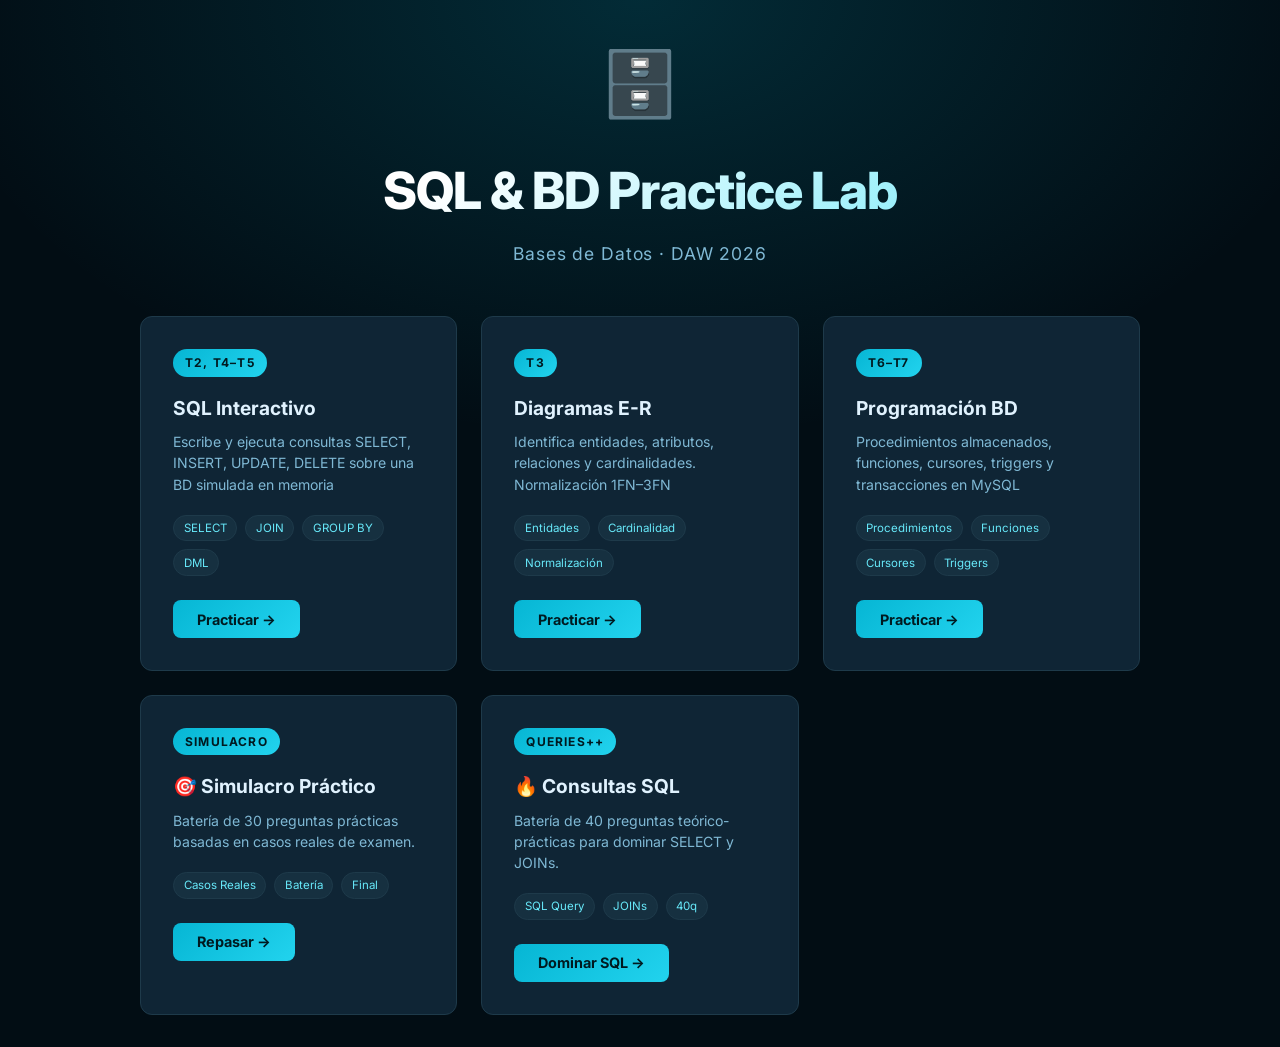
<file: practicaBD/index.html>
<!DOCTYPE html>
<html lang="es">
<head>
  <meta charset="UTF-8">
  <meta name="viewport" content="width=device-width, initial-scale=1.0">
  <title>SQL & BD Practice Lab — Bases de Datos DAW</title>
  <link rel="preconnect" href="https://fonts.googleapis.com">
  <link href="https://fonts.googleapis.com/css2?family=Inter:wght@300;400;500;600;700;800&family=JetBrains+Mono:wght@400;600&display=swap" rel="stylesheet">
  <link rel="stylesheet" href="style.css">
</head>
<body>
  <!-- SPLASH -->
  <div id="splash" class="splash">
    <div class="splash-content">
      <div class="splash-icon">🗄️</div>
      <h1 class="splash-title">SQL & BD Practice Lab</h1>
      <p class="splash-subtitle">Bases de Datos · DAW 2026</p>
      <div class="splash-units">
        <div class="unit-card" onclick="selectUnit('sql')">
          <div class="unit-badge">T2, T4–T5</div>
          <h3>SQL Interactivo</h3>
          <p>Escribe y ejecuta consultas SELECT, INSERT, UPDATE, DELETE sobre una BD simulada en memoria</p>
          <div class="unit-topics"><span>SELECT</span><span>JOIN</span><span>GROUP BY</span><span>DML</span></div>
          <button class="btn-primary">Practicar →</button>
        </div>
        <div class="unit-card" onclick="selectUnit('er')">
          <div class="unit-badge">T3</div>
          <h3>Diagramas E-R</h3>
          <p>Identifica entidades, atributos, relaciones y cardinalidades. Normalización 1FN–3FN</p>
          <div class="unit-topics"><span>Entidades</span><span>Cardinalidad</span><span>Normalización</span></div>
          <button class="btn-primary">Practicar →</button>
        </div>
        <div class="unit-card" onclick="selectUnit('prog')">
          <div class="unit-badge">T6–T7</div>
          <h3>Programación BD</h3>
          <p>Procedimientos almacenados, funciones, cursores, triggers y transacciones en MySQL</p>
          <div class="unit-topics"><span>Procedimientos</span><span>Funciones</span><span>Cursores</span><span>Triggers</span></div>
          <button class="btn-primary">Practicar →</button>
        </div>
        <div class="unit-card card-repaso" onclick="selectUnit('repaso')">
          <div class="unit-badge badge-repaso">SIMULACRO</div>
          <h3>🎯 Simulacro Práctico</h3>
          <p>Batería de 30 preguntas prácticas basadas en casos reales de examen.</p>
          <div class="unit-topics"><span>Casos Reales</span><span>Batería</span><span>Final</span></div>
          <button class="btn-primary btn-repaso" onclick="selectUnit('repaso')">Repasar →</button>
        </div>
        <div class="unit-card card-sql-practico" onclick="selectUnit('sql_practico')">
          <div class="unit-badge badge-sql">QUERIES++</div>
          <h3>🔥 Consultas SQL</h3>
          <p>Batería de 40 preguntas teórico-prácticas para dominar SELECT y JOINs.</p>
          <div class="unit-topics"><span>SQL Query</span><span>JOINs</span><span>40q</span></div>
          <button class="btn-primary btn-sql" onclick="selectUnit('sql_practico')">Dominar SQL →</button>
        </div>
      </div>
    </div>
  </div>

  <!-- MAIN APP -->
  <div id="app" class="app hidden">
    <header class="topbar">
      <button class="back-btn" onclick="goHome()">← Inicio</button>
      <div class="topbar-center">
        <span id="topbar-unit" class="topbar-unit"></span>
        <span id="topbar-title" class="topbar-title"></span>
      </div>
      <div class="score-display">
        <span id="score-correct" class="score correct">✓ <span>0</span></span>
        <span id="score-wrong" class="score wrong">✗ <span>0</span></span>
        <button class="settings-btn" onclick="printCurrentLabUnit()" title="Exportar a PDF" style="background:none; border:none; cursor:pointer; font-size:1.2rem; margin-left:1rem;">🖨️</button>
      </div>
    </header>
    <div class="layout">
      <aside class="sidebar">
        <nav id="sidebar-nav" class="sidebar-nav"></nav>
        <div class="sidebar-progress">
          <div class="progress-label">Progreso</div>
          <div class="progress-bar-wrap"><div id="progress-bar" class="progress-bar-fill"></div></div>
          <div id="progress-pct" class="progress-pct">0%</div>
        </div>
      </aside>
      <main class="content" id="content-area">
        <div id="lesson-view" class="lesson-view hidden"></div>
        <div id="quiz-view" class="quiz-view hidden"></div>
        <div id="drag-view" class="drag-view hidden"></div>
        <div id="sql-view" class="sql-view hidden"></div>
        <div id="er-view" class="er-view hidden"></div>
        <div id="welcome-panel" class="welcome-panel">
          <div class="welcome-icon">🗄️</div>
          <h2>Selecciona un tema del menú</h2>
          <p>Lecciones, quizzes, ejercicios SQL interactivos y diagramas E-R</p>
        </div>
      </main>
    </div>
  </div>

  <div id="toast" class="toast hidden"></div>
  <div id="modal-overlay" class="modal-overlay hidden" onclick="closeModal()">
    <div class="modal" onclick="event.stopPropagation()">
      <button class="modal-close" onclick="closeModal()">✕</button>
      <div id="modal-content"></div>
    </div>
  </div>

  <script src="data.js?v=2.0"></script>

  <script src="../js/pdf_utils.js"></script>
  <script src="app.js?v=removal"></script>
</body>
</html>
</file>
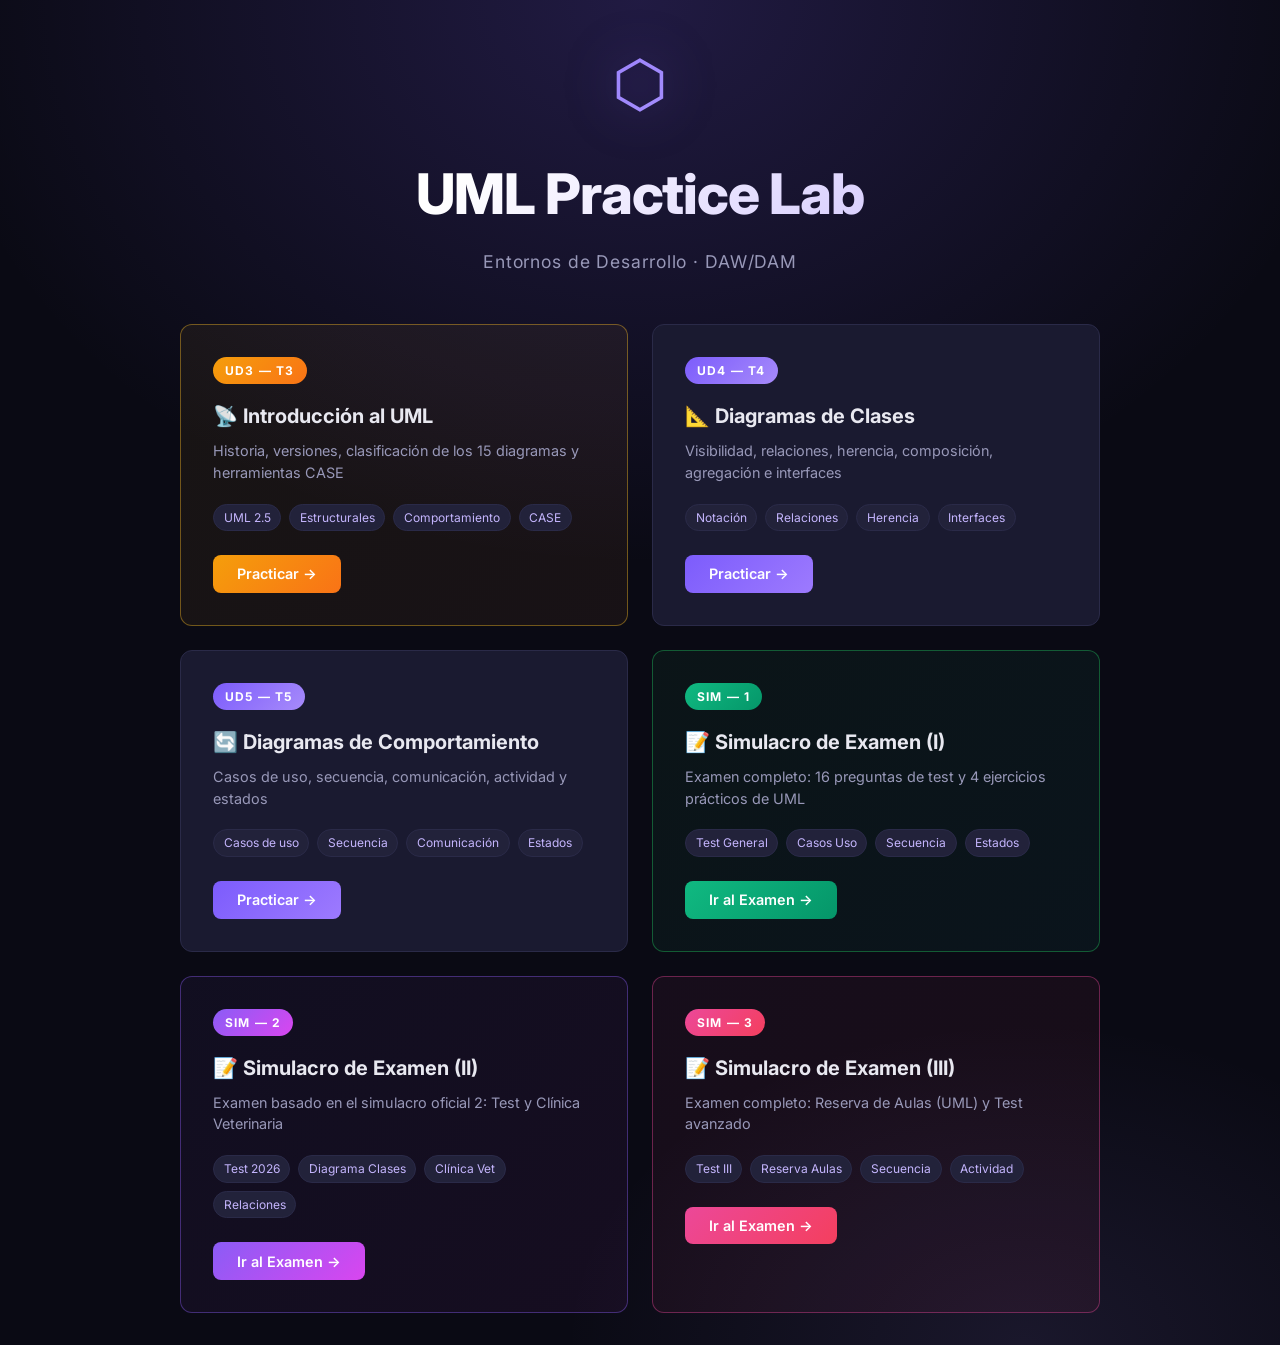
<file: practicaED/index.html>
<!DOCTYPE html>
<html lang="es">
<head>
  <meta charset="UTF-8">
  <meta name="viewport" content="width=device-width, initial-scale=1.0">
  <title>UML Practice Lab — Temas 3, 4 y 5 | ED DAW/DAM</title>
  <meta name="description" content="Laboratorio interactivo de diagramas UML para T3 (Introducción UML), T4 (Diagramas de Clases) y T5 (Diagramas de Comportamiento) de Entornos de Desarrollo DAW/DAM.">
  <link rel="preconnect" href="https://fonts.googleapis.com">
  <link href="https://fonts.googleapis.com/css2?family=Inter:wght@300;400;500;600;700;800&family=JetBrains+Mono:wght@400;600&display=swap" rel="stylesheet">
  <link rel="stylesheet" href="style.css">
</head>
<body>
  <!-- SPLASH SCREEN -->
  <div id="splash" class="splash">
    <div class="splash-content">
      <div class="splash-icon">⬡</div>
      <h1 class="splash-title">UML Practice Lab</h1>
      <p class="splash-subtitle">Entornos de Desarrollo · DAW/DAM</p>
      <div class="splash-units">
        <div class="unit-card" onclick="selectUnit('ud3')" style="border-color:rgba(250,191,36,0.4);background:linear-gradient(135deg,rgba(250,191,36,0.06),rgba(251,146,60,0.06))">
          <div class="unit-badge" style="background:linear-gradient(135deg,#f59e0b,#f97316)">UD3 — T3</div>
          <h3>📡 Introducción al UML</h3>
          <p>Historia, versiones, clasificación de los 15 diagramas y herramientas CASE</p>
          <div class="unit-topics">
            <span>UML 2.5</span><span>Estructurales</span><span>Comportamiento</span><span>CASE</span>
          </div>
          <button class="btn-primary" style="background:linear-gradient(135deg,#f59e0b,#f97316)">Practicar →</button>
        </div>
        <div class="unit-card" onclick="selectUnit('ud4')">
          <div class="unit-badge">UD4 — T4</div>
          <h3>📐 Diagramas de Clases</h3>
          <p>Visibilidad, relaciones, herencia, composición, agregación e interfaces</p>
          <div class="unit-topics">
            <span>Notación</span><span>Relaciones</span><span>Herencia</span><span>Interfaces</span>
          </div>
          <button class="btn-primary">Practicar →</button>
        </div>
        <div class="unit-card" onclick="selectUnit('ud5')">
          <div class="unit-badge">UD5 — T5</div>
          <h3>🔄 Diagramas de Comportamiento</h3>
          <p>Casos de uso, secuencia, comunicación, actividad y estados</p>
          <div class="unit-topics">
            <span>Casos de uso</span><span>Secuencia</span><span>Comunicación</span><span>Estados</span>
          </div>
          <button class="btn-primary">Practicar →</button>
        </div>
        <div class="unit-card" onclick="selectUnit('simulacros')" style="border-color:rgba(34,197,94,0.4);background:linear-gradient(135deg,rgba(34,197,94,0.06),rgba(20,184,166,0.06))">
          <div class="unit-badge" style="background:linear-gradient(135deg,#10b981,#059669)">SIM — 1</div>
          <h3>📝 Simulacro de Examen (I)</h3>
          <p>Examen completo: 16 preguntas de test y 4 ejercicios prácticos de UML</p>
          <div class="unit-topics">
            <span>Test General</span><span>Casos Uso</span><span>Secuencia</span><span>Estados</span>
          </div>
          <button class="btn-primary" style="background:linear-gradient(135deg,#10b981,#059669)">Ir al Examen →</button>
        </div>
        <div class="unit-card" onclick="selectUnit('simulacros_2')" style="border-color:rgba(139,92,246,0.4);background:linear-gradient(135deg,rgba(139,92,246,0.06),rgba(217,70,239,0.06))">
          <div class="unit-badge" style="background:linear-gradient(135deg,#8b5cf6,#d946ef)">SIM — 2</div>
          <h3>📝 Simulacro de Examen (II)</h3>
          <p>Examen basado en el simulacro oficial 2: Test y Clínica Veterinaria</p>
          <div class="unit-topics">
            <span>Test 2026</span><span>Diagrama Clases</span><span>Clínica Vet</span><span>Relaciones</span>
          </div>
          <button class="btn-primary" style="background:linear-gradient(135deg,#8b5cf6,#d946ef)">Ir al Examen →</button>
        </div>
        <div class="unit-card" onclick="selectUnit('simulacros_3')" style="border-color:rgba(236,72,153,0.4);background:linear-gradient(135deg,rgba(236,72,153,0.06),rgba(244,63,94,0.06))">
          <div class="unit-badge" style="background:linear-gradient(135deg,#ec4899,#f43f5e)">SIM — 3</div>
          <h3>📝 Simulacro de Examen (III)</h3>
          <p>Examen completo: Reserva de Aulas (UML) y Test avanzado</p>
          <div class="unit-topics">
            <span>Test III</span><span>Reserva Aulas</span><span>Secuencia</span><span>Actividad</span>
          </div>
          <button class="btn-primary" style="background:linear-gradient(135deg,#ec4899,#f43f5e)">Ir al Examen →</button>
        </div>
      </div>
    </div>
  </div>

  <!-- MAIN APP -->
  <div id="app" class="app hidden">
    <!-- TOPBAR -->
    <header class="topbar">
      <button class="back-btn" onclick="goHome()">← Inicio</button>
      <div class="topbar-center">
        <span id="topbar-unit" class="topbar-unit"></span>
        <span id="topbar-title" class="topbar-title"></span>
      </div>
      <div class="score-display">
        <span id="score-correct" class="score correct">✓ <span>0</span></span>
        <span id="score-wrong" class="score wrong">✗ <span>0</span></span>
        <div id="live-grade-container" class="live-grade-container hidden">
          <span class="grade-label">NOTA EXAMEN:</span>
          <span id="live-grade-value">0.00</span>
          <span class="grade-total">/ 10</span>
          <button id="btn-register-ranking" class="btn-register-ranking" onclick="manualReportScore()" title="Registrar nota actual en el Ranking Global">🏆 Registrar</button>
        </div>
        <div id="sim-timer-container" class="sim-timer-container hidden" title="Tiempo total de examen (90 min)">
          <span class="timer-icon">⏱️</span>
          <span id="sim-timer-value">90:00</span>
        </div>
        <button class="settings-btn" onclick="printCurrentLabUnit()" title="Exportar a PDF">🖨️</button>
        <button class="settings-btn" onclick="openSettings()" title="Configuración IA">⚙️</button>
      </div>
    </header>

    <!-- SIDEBAR -->
    <div class="layout">
      <aside class="sidebar">
        <nav id="sidebar-nav" class="sidebar-nav"></nav>
        <div class="sidebar-progress">
          <div class="progress-label">Progreso del módulo</div>
          <div class="progress-bar-wrap">
            <div id="progress-bar" class="progress-bar-fill"></div>
          </div>
          <div id="progress-pct" class="progress-pct">0%</div>
        </div>
      </aside>

      <!-- CONTENT AREA -->
      <main class="content" id="content-area">
        <div id="lesson-view" class="lesson-view hidden"></div>
        <div id="quiz-view" class="quiz-view hidden"></div>
        <div id="drag-view" class="drag-view hidden"></div>
        <div id="diagram-view" class="diagram-view hidden"></div>
        <div id="lab-view" class="lab-view hidden"></div>
        <div id="git-view" class="git-view hidden">
          <div class="git-container">
            <div class="git-header">
              <h3>Git Visual Simulator</h3>
              <p>Domina el control de versiones practicando ramas, commits y fusiones.</p>
            </div>
            <div class="git-workspace">
              <div class="git-viz" id="git-canvas">
                <div class="viz-placeholder">Inicia un repositorio con "git init"</div>
              </div>
              <div class="git-terminal">
                <div class="git-terminal-header">git bash</div>
                <div id="git-output" class="git-output"></div>
                <div class="git-prompt">
                  <span class="prompt">$</span>
                  <input type="text" id="git-input" placeholder="Escribe un comando git..." autocomplete="off" spellcheck="false">
                </div>
              </div>
            </div>
          </div>
        </div>
        <div id="simulation-view" class="simulation-view hidden"></div>
        <div id="welcome-panel" class="welcome-panel">
          <div class="welcome-icon">📚</div>
          <h2>Selecciona un tema del menú</h2>
          <p>Elige entre lecciones teóricas, quizzes interactivos y ejercicios de drag & drop</p>
        </div>
      </main>
    </div>
  </div>

  <!-- FEEDBACK TOAST -->
  <div id="toast" class="toast hidden"></div>

  <!-- MODAL for explanations -->
  <div id="modal-overlay" class="modal-overlay hidden" onclick="closeModal()">
    <div class="modal" onclick="event.stopPropagation()">
      <button class="modal-close" onclick="closeModal()">✕</button>
      <div id="modal-content"></div>
    </div>
  </div>

  <script src="data.js?v=2.3"></script>
  <script src="diagrams.js?v=2.3"></script>
  <script src="lab.js?v=2.3"></script>
  <script src="git_lab.js?v=2.3"></script>
  <script src="ai_service.js?v=20260514_1413"></script>
  <script src="../js/pdf_utils.js"></script>
  <script src="app.js?v=2.3"></script>
</body>
</html>
</file>
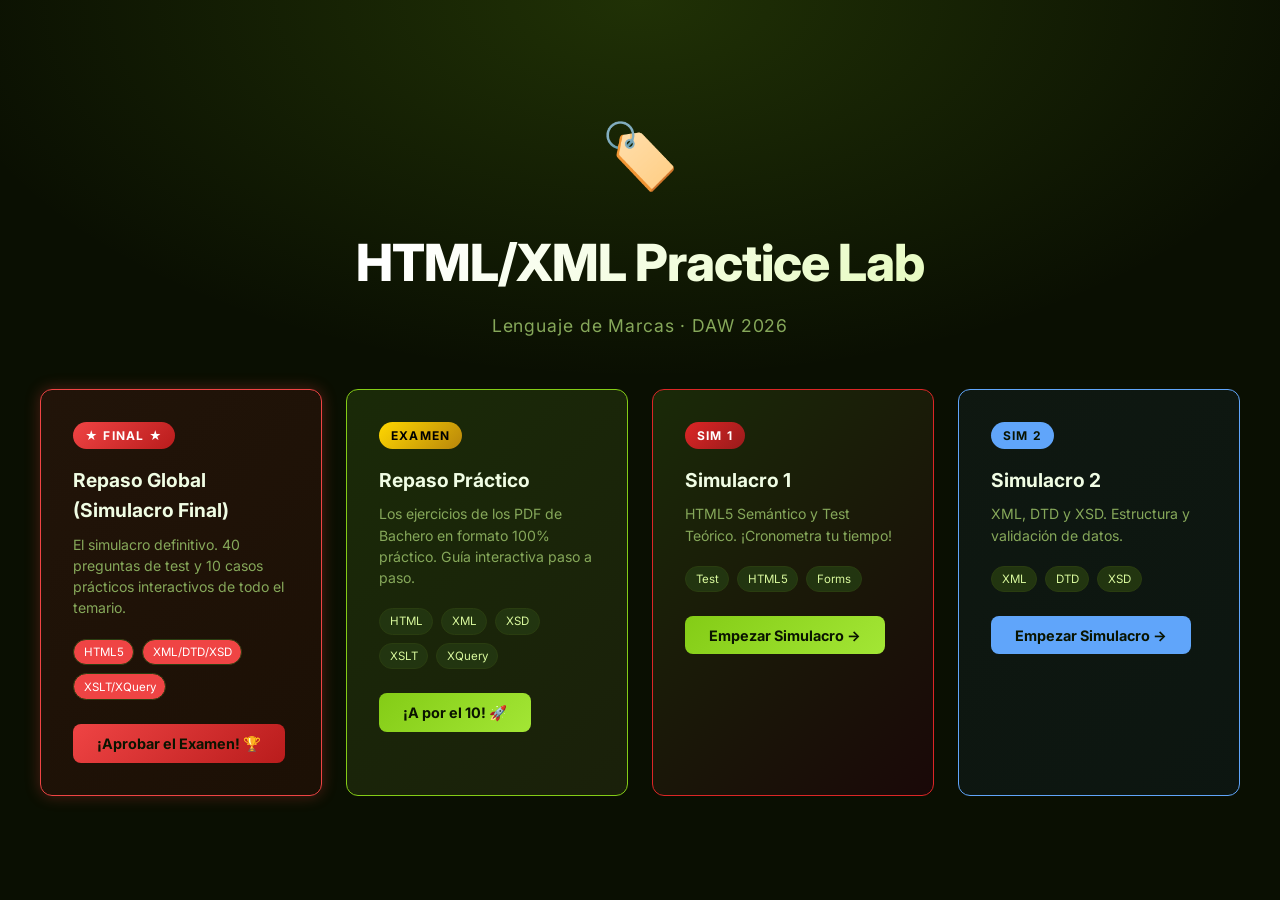
<file: practicaLM/index.html>
<!DOCTYPE html>
<html lang="es">
<head>
  <meta charset="UTF-8">
  <meta name="viewport" content="width=device-width, initial-scale=1.0">
  <title>HTML/XML Practice Lab — Lenguaje de Marcas DAW</title>
  <link rel="preconnect" href="https://fonts.googleapis.com">
  <link href="https://fonts.googleapis.com/css2?family=Inter:wght@300;400;500;600;700;800&family=JetBrains+Mono:wght@400;600&display=swap" rel="stylesheet">
  <link rel="stylesheet" href="style.css">
</head>
<body>
  <div id="splash" class="splash">
    <div class="splash-content">
      <div class="splash-icon">🏷️</div>
      <h1 class="splash-title">HTML/XML Practice Lab</h1>
      <p class="splash-subtitle">Lenguaje de Marcas · DAW 2026</p>
      <div class="splash-units">
        <div class="unit-card simulacros-special" onclick="selectUnit('simulacro_global')" style="border-color:#ef4444; background:linear-gradient(135deg,rgba(239,68,68,.1),rgba(185,28,28,.1)); box-shadow: 0 0 15px rgba(239,68,68,0.3);">
          <div class="unit-badge" style="background:linear-gradient(135deg,#ef4444,#b91c1c); color:white;">★ FINAL ★</div>
          <h3>Repaso Global (Simulacro Final)</h3>
          <p>El simulacro definitivo. 40 preguntas de test y 10 casos prácticos interactivos de todo el temario.</p>
          <div class="unit-topics"><span style="background:#ef4444; color:white;">HTML5</span><span style="background:#ef4444; color:white;">XML/DTD/XSD</span><span style="background:#ef4444; color:white;">XSLT/XQuery</span></div>
          <button class="btn-primary" style="background:linear-gradient(135deg,#ef4444,#b91c1c);">¡Aprobar el Examen! 🏆</button>
        </div>
        <div class="unit-card bachero-special" onclick="selectUnit('bachero')">
          <div class="unit-badge gold">EXAMEN</div>
          <h3>Repaso Práctico</h3>
          <p>Los ejercicios de los PDF de Bachero en formato 100% práctico. Guía interactiva paso a paso.</p>
          <div class="unit-topics"><span>HTML</span><span>XML</span><span>XSD</span><span>XSLT</span><span>XQuery</span></div>
          <button class="btn-primary">¡A por el 10! 🚀</button>
        </div>
        <div class="unit-card simulacros-special" onclick="selectUnit('simulacro1')">
          <div class="unit-badge hot">SIM 1</div>
          <h3>Simulacro 1</h3>
          <p>HTML5 Semántico y Test Teórico. ¡Cronometra tu tiempo!</p>
          <div class="unit-topics"><span>Test</span><span>HTML5</span><span>Forms</span></div>
          <button class="btn-primary">Empezar Simulacro →</button>
        </div>
        <div class="unit-card simulacros-special" onclick="selectUnit('simulacro2')" style="border-color:var(--blue); background:linear-gradient(135deg,rgba(96,165,250,.06),rgba(59,130,246,.06))">
          <div class="unit-badge" style="background:var(--blue)">SIM 2</div>
          <h3>Simulacro 2</h3>
          <p>XML, DTD y XSD. Estructura y validación de datos.</p>
          <div class="unit-topics"><span>XML</span><span>DTD</span><span>XSD</span></div>
          <button class="btn-primary" style="background:var(--blue)">Empezar Simulacro →</button>
        </div>
      </div>
    </div>
  </div>

  <div id="app" class="app hidden">
    <header class="topbar">
      <button class="back-btn" onclick="goHome()">← Inicio</button>
      <div class="topbar-center">
        <span id="topbar-unit" class="topbar-unit"></span>
        <span id="topbar-title" class="topbar-title"></span>
      </div>
      <div class="score-display">
        <div id="live-grade-container" class="live-grade-container hidden">
          <span class="grade-label">NOTA EXAMEN:</span>
          <span id="live-grade-value">0.00</span>
          <span class="grade-total">/ 10</span>
          <button id="btn-register-ranking" class="btn-register-ranking" onclick="manualReportScore()" title="Registrar nota actual en el Ranking Global">🏆 Registrar</button>
        </div>
        <div id="sim-timer-container" class="sim-timer-container hidden" title="Tiempo total de examen (90 min)">
          <span class="timer-icon">⏱️</span>
          <span id="sim-timer-value">90:00</span>
        </div>
        <span id="score-correct" class="score correct">✓ <span>0</span></span>
        <span id="score-wrong" class="score wrong">✗ <span>0</span></span>
        <button class="settings-btn" onclick="printCurrentLabUnit()" title="Exportar a PDF">🖨️</button>
        <button class="settings-btn" onclick="openLMSettings()" title="Configurar IA">⚙️</button>
      </div>
    </header>
    <div class="layout">
      <aside class="sidebar">
        <nav id="sidebar-nav" class="sidebar-nav"></nav>
        <div class="sidebar-progress">
          <div class="progress-label">Progreso</div>
          <div class="progress-bar-wrap"><div id="progress-bar" class="progress-bar-fill"></div></div>
          <div id="progress-pct" class="progress-pct">0%</div>
        </div>
      </aside>
      <main class="content" id="content-area">
        <div id="lesson-view" class="lesson-view hidden"></div>
        <div id="quiz-view" class="quiz-view hidden"></div>
        <div id="drag-view" class="drag-view hidden"></div>
        <div id="editor-view" class="editor-view hidden"></div>
        <div id="exam-view" class="exam-view hidden"></div>
        <div id="xpath-view" class="xpath-view hidden">
          <div class="xpath-container">
            <div class="xpath-header">
              <h3>Evaluador XPath Interactivo</h3>
              <p>Escribe tu consulta XPath para filtrar el XML de la izquierda.</p>
            </div>
            <div class="xpath-editor-grid">
              <div class="xpath-pane">
                <label>XML de Entrada</label>
                <textarea id="xpath-xml-input" spellcheck="false" readonly></textarea>
              </div>
              <div class="xpath-pane">
                <label>Resultado / Nodos Encontrados</label>
                <div id="xpath-results" class="results-area"></div>
              </div>
            </div>
            <div class="xpath-input-bar">
              <span class="xpath-prefix">XPath:</span>
              <input type="text" id="xpath-query" placeholder="Ej: /tienda/libro[precio < 20]/titulo" spellcheck="false">
              <button onclick="evaluateXPath()">Evaluar</button>
            </div>
          </div>
        </div>
        <div id="welcome-panel" class="welcome-panel">
          <div class="welcome-icon">🏷️</div>
          <h2>Selecciona un tema del menú</h2>
          <p>Lecciones, quizzes, editor en vivo y ejercicios de validación</p>
        </div>
      </main>
    </div>
  </div>

  <div id="toast" class="toast hidden"></div>
  <div id="modal-overlay" class="modal-overlay hidden" onclick="closeModal()">
    <div class="modal" onclick="event.stopPropagation()">
      <button class="modal-close" onclick="closeModal()">✕</button>
      <div id="modal-content"></div>
    </div>
  </div>

  <!-- MODAL PARA FEEDBACK E IA -->
  <div id="modal-overlay" class="modal-overlay hidden" onclick="if(event.target===this) closeModal()">
    <div class="modal-content" id="modal-content"></div>
  </div>

  <script src="data.js?v=2.0"></script>
  <script src="ai_service.js?v=7.0"></script>

  <script src="../js/pdf_utils.js"></script>
  <script src="app.js?v=removal"></script>
</body>
</html>
</file>
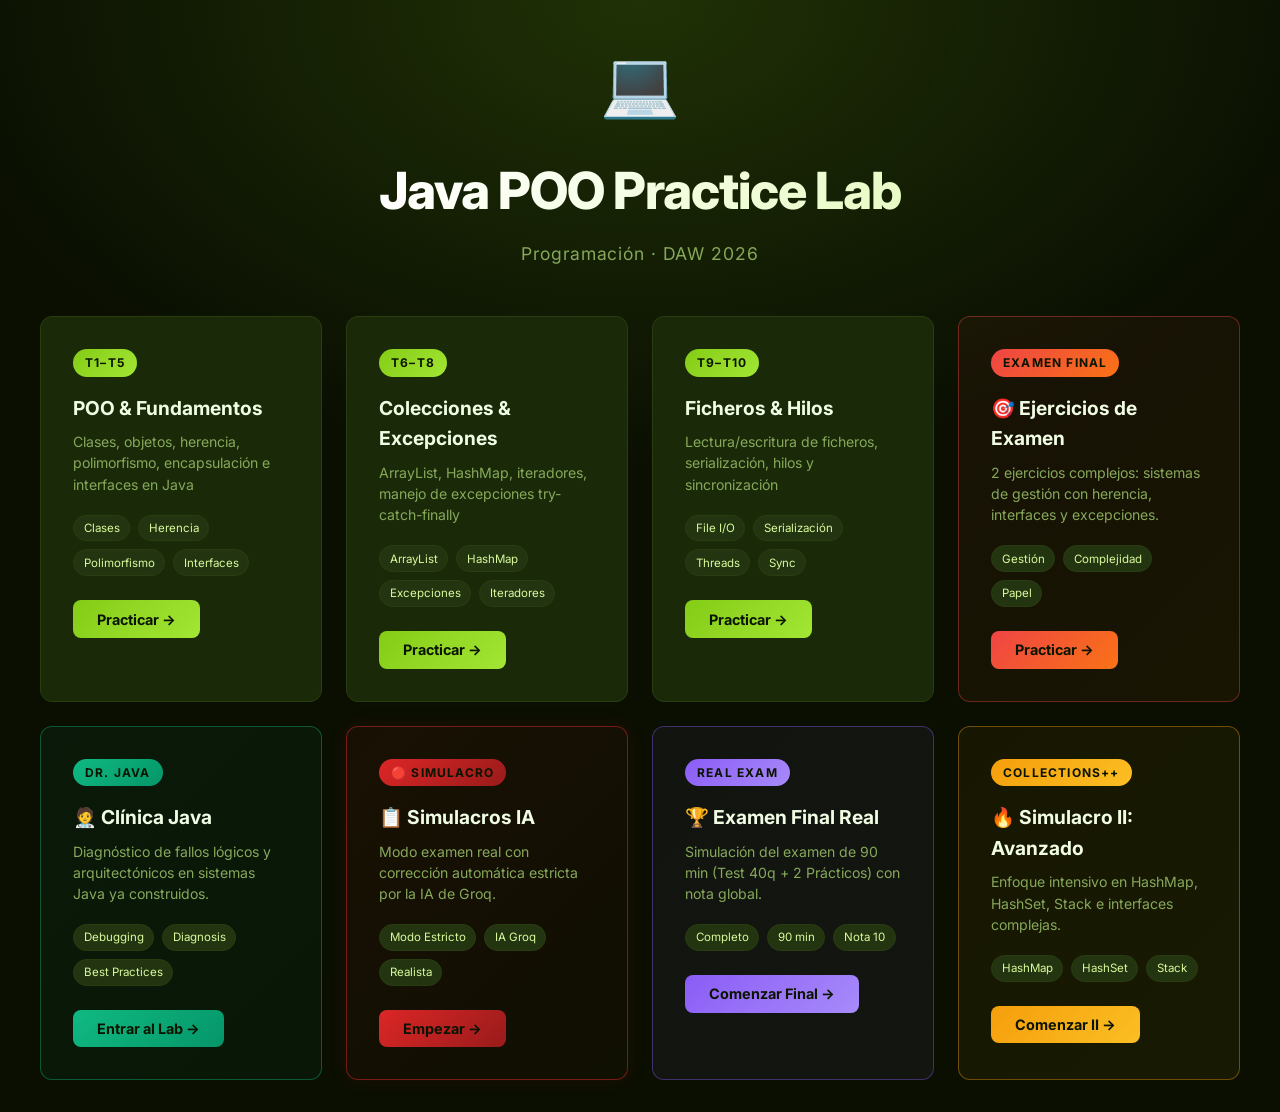
<file: practicaPROG/index.html>
<!DOCTYPE html>
<html lang="es">
<head>
  <meta charset="UTF-8">
  <meta name="viewport" content="width=device-width, initial-scale=1.0">
  <title>Java POO Practice Lab — Programación DAW</title>
  <link rel="preconnect" href="https://fonts.googleapis.com">
  <link href="https://fonts.googleapis.com/css2?family=Inter:wght@300;400;500;600;700;800&family=JetBrains+Mono:wght@400;600&family=Caveat:wght@400;600;700&display=swap" rel="stylesheet">
  <link rel="stylesheet" href="style.css">
</head>
<body>
  <div id="splash" class="splash">
    <div class="splash-content">
      <div class="splash-icon">💻</div>
      <h1 class="splash-title">Java POO Practice Lab</h1>
      <p class="splash-subtitle">Programación · DAW 2026</p>
      <div class="splash-units">
        <div class="unit-card" onclick="selectUnit('poo')">
          <div class="unit-badge">T1–T5</div>
          <h3>POO & Fundamentos</h3>
          <p>Clases, objetos, herencia, polimorfismo, encapsulación e interfaces en Java</p>
          <div class="unit-topics"><span>Clases</span><span>Herencia</span><span>Polimorfismo</span><span>Interfaces</span></div>
          <button class="btn-primary">Practicar →</button>
        </div>
        <div class="unit-card" onclick="selectUnit('colecciones')">
          <div class="unit-badge">T6–T8</div>
          <h3>Colecciones & Excepciones</h3>
          <p>ArrayList, HashMap, iteradores, manejo de excepciones try-catch-finally</p>
          <div class="unit-topics"><span>ArrayList</span><span>HashMap</span><span>Excepciones</span><span>Iteradores</span></div>
          <button class="btn-primary">Practicar →</button>
        </div>
        <div class="unit-card" onclick="selectUnit('ficheros')">
          <div class="unit-badge">T9–T10</div>
          <h3>Ficheros & Hilos</h3>
          <p>Lectura/escritura de ficheros, serialización, hilos y sincronización</p>
          <div class="unit-topics"><span>File I/O</span><span>Serialización</span><span>Threads</span><span>Sync</span></div>
          <button class="btn-primary">Practicar →</button>
        </div>
        <div class="unit-card" onclick="selectUnit('practicas')" style="border-color:rgba(239,68,68,0.4);background:linear-gradient(135deg,rgba(239,68,68,0.06),rgba(249,115,22,0.06))">
          <div class="unit-badge" style="background:linear-gradient(135deg,#ef4444,#f97316)">EXAMEN FINAL</div>
          <h3>🎯 Ejercicios de Examen</h3>
          <p>2 ejercicios complejos: sistemas de gestión con herencia, interfaces y excepciones.</p>
          <div class="unit-topics"><span>Gestión</span><span>Complejidad</span><span>Papel</span></div>
          <button class="btn-primary" style="background:linear-gradient(135deg,#ef4444,#f97316)">Practicar →</button>
        </div>
        <div class="unit-card" onclick="selectUnit('doctor')" style="border-color:rgba(16,185,129,0.4);background:linear-gradient(135deg,rgba(16,185,129,0.06),rgba(5,150,105,0.06))">
          <div class="unit-badge" style="background:linear-gradient(135deg,#10b981,#059669)">DR. JAVA</div>
          <h3>🧑‍⚕️ Clínica Java</h3>
          <p>Diagnóstico de fallos lógicos y arquitectónicos en sistemas Java ya construidos.</p>
          <div class="unit-topics"><span>Debugging</span><span>Diagnosis</span><span>Best Practices</span></div>
          <button class="btn-primary" style="background:linear-gradient(135deg,#10b981,#059669)">Entrar al Lab →</button>
        </div>
        <div class="unit-card" onclick="selectUnit('simulacros')" style="border-color:rgba(220,38,38,0.5);background:linear-gradient(135deg,rgba(220,38,38,0.07),rgba(153,27,27,0.04)); box-shadow: 0 0 20px rgba(220,38,38,0.1)">
          <div class="unit-badge" style="background:linear-gradient(135deg,#dc2626,#991b1b); animation:pulseSimRed 2s ease-in-out infinite">🔴 SIMULACRO</div>
          <h3>📋 Simulacros IA</h3>
          <p>Modo examen real con corrección automática estricta por la IA de Groq.</p>
          <div class="unit-topics"><span>Modo Estricto</span><span>IA Groq</span><span>Realista</span></div>
          <button class="btn-primary" style="background:linear-gradient(135deg,#dc2626,#991b1b)">Empezar →</button>
        </div>
        <div class="unit-card" onclick="selectUnit('simulacro_final')" style="border-color:rgba(139,92,246,0.4);background:linear-gradient(135deg,rgba(139,92,246,0.06),rgba(167,139,250,0.06))">
          <div class="unit-badge" style="background:linear-gradient(135deg,#8b5cf6,#a78bfa)">REAL EXAM</div>
          <h3>🏆 Examen Final Real</h3>
          <p>Simulación del examen de 90 min (Test 40q + 2 Prácticos) con nota global.</p>
          <div class="unit-topics"><span>Completo</span><span>90 min</span><span>Nota 10</span></div>
          <button class="btn-primary" style="background:linear-gradient(135deg,#8b5cf6,#a78bfa)">Comenzar Final →</button>
        </div>
        <div class="unit-card" onclick="selectUnit('simulacro_extra')" style="border-color:rgba(245,158,11,0.4);background:linear-gradient(135deg,rgba(245,158,11,0.06),rgba(251,191,36,0.06))">
          <div class="unit-badge" style="background:linear-gradient(135deg,#f59e0b,#fbbf24)">COLLECTIONS++</div>
          <h3>🔥 Simulacro II: Avanzado</h3>
          <p>Enfoque intensivo en HashMap, HashSet, Stack e interfaces complejas.</p>
          <div class="unit-topics"><span>HashMap</span><span>HashSet</span><span>Stack</span></div>
          <button class="btn-primary" style="background:linear-gradient(135deg,#f59e0b,#fbbf24)">Comenzar II →</button>
        </div>
      </div>
    </div>
  </div>

  <div id="app" class="app hidden">
    <header class="topbar">
      <button class="back-btn" onclick="goHome()">← Inicio</button>
      <div class="topbar-center">
        <span id="topbar-unit" class="topbar-unit"></span>
        <span id="topbar-title" class="topbar-title"></span>
      </div>
      <div class="score-display">
        <div id="live-grade-container" class="live-grade-container hidden">
          <span class="grade-label">NOTA EXAMEN:</span>
          <span id="live-grade-value">0.00</span>
          <span class="grade-total">/ 10</span>
          <button id="btn-register-ranking" class="btn-register-ranking" onclick="manualReportScore()" title="Registrar nota actual en el Ranking Global">🏆 Registrar</button>
          <button id="btn-reset-exam" class="btn-reset-exam" onclick="resetSimulationScores(true)" title="Borrar progreso y empezar de cero">🔄 Reiniciar</button>
        </div>
        <div id="sim-timer-container" class="sim-timer-container hidden" title="Tiempo total de examen (90 min)">
          <span class="timer-icon">⏱️</span>
          <span id="sim-timer-value">90:00</span>
        </div>
        <span id="score-correct" class="score correct">✓ <span>0</span></span>
        <span id="score-wrong" class="score wrong">✗ <span>0</span></span>
        <button class="settings-btn" onclick="printCurrentLabUnit()" title="Exportar a PDF">🖨️</button>
        <button class="settings-btn" onclick="openSettings()" title="Configuración IA">⚙️</button>
      </div>
    </header>
    <div class="layout">
      <aside class="sidebar">
        <nav id="sidebar-nav" class="sidebar-nav"></nav>
        <div class="sidebar-progress">
          <div class="progress-label">Progreso</div>
          <div class="progress-bar-wrap"><div id="progress-bar" class="progress-bar-fill"></div></div>
          <div id="progress-pct" class="progress-pct">0%</div>
        </div>
      </aside>
      <main class="content" id="content-area">
        <div id="lesson-view" class="lesson-view hidden"></div>
        <div id="quiz-view" class="quiz-view hidden"></div>
        <div id="drag-view" class="drag-view hidden"></div>
        <div id="code-view" class="code-view hidden"></div>
        <div id="guide-view" class="guide-view hidden"></div>
        <div id="ejercicio-view" class="ejercicio-view hidden"></div>
        <div id="tutor-view" class="tutor-view hidden"></div>
        <div id="doctor-view" class="doctor-view hidden"></div>
        <div id="welcome-panel" class="welcome-panel">
          <div class="welcome-icon">💻</div>
          <h2>Selecciona un tema del menú</h2>
          <p>Lecciones, quizzes, ejercicios de código y clasificación de conceptos</p>
        </div>
      </main>
    </div>
  </div>

  <div id="toast" class="toast hidden"></div>
  <!-- MODAL PARA FEEDBACK E IA -->
  <div id="modal-overlay" class="modal-overlay hidden" onclick="if(event.target===this) closeModal()">
    <div class="modal" onclick="event.stopPropagation()">
      <button class="modal-close" onclick="closeModal()">✕</button>
      <div id="modal-content" class="modal-content"></div>
    </div>
  </div>

  <script src="data.js?v=3.1"></script>
  <script src="ejercicios.js?v=3.1"></script>
  <script src="doctor_data.js"></script>
  <script src="app.js?v=3.0"></script>
  <script src="tutor.js"></script>
  <script src="tutor_engine.js"></script>
  <script src="ai_service.js?v=7.0"></script>
  <script src="../js/pdf_utils.js"></script>

</body>
</html>
</file>
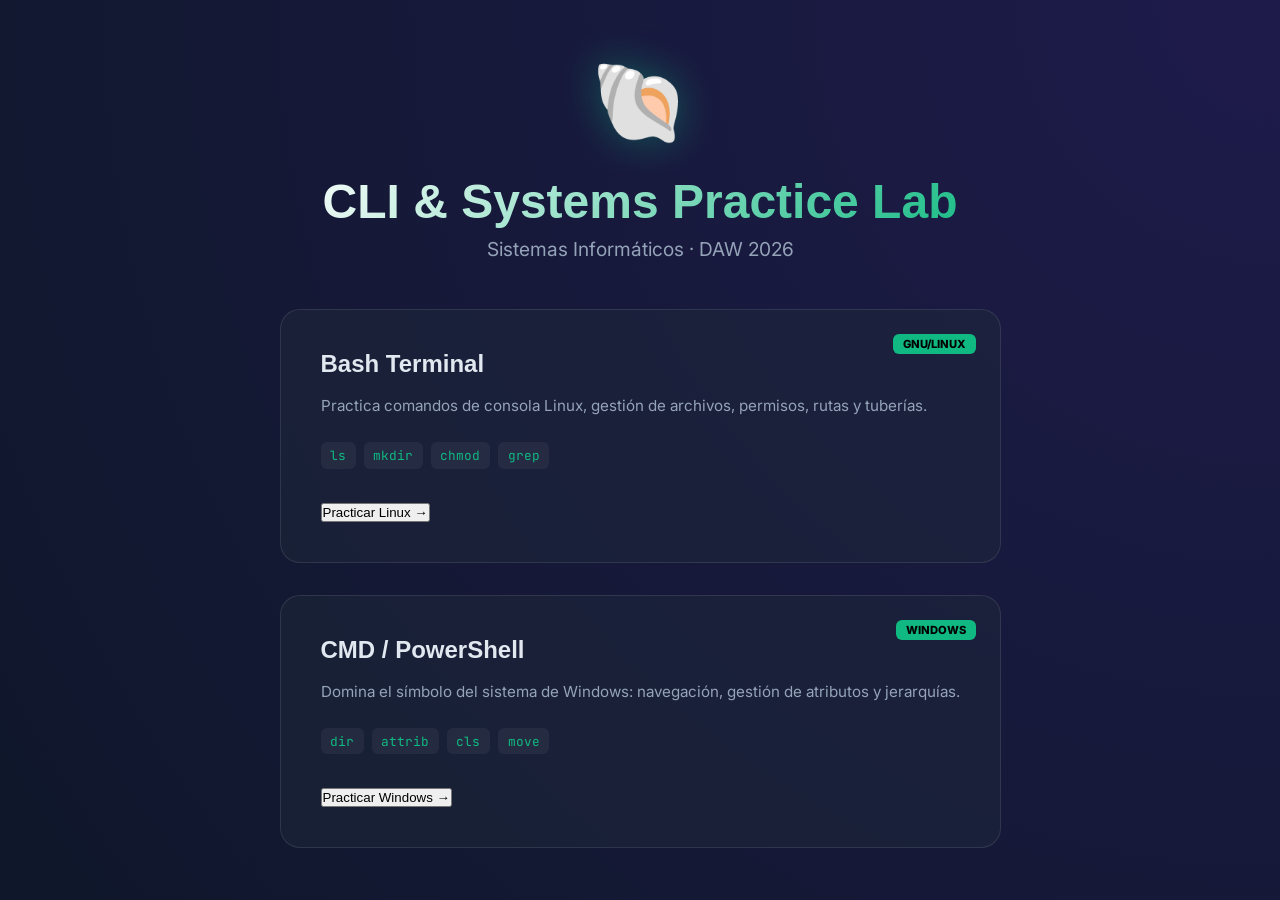
<file: practicaSI/index.html>
<!DOCTYPE html>
<html lang="es">
<head>
    <meta charset="UTF-8">
    <meta name="viewport" content="width=device-width, initial-scale=1.0">
    <title>CLI & Systems Practice Lab — Sistemas Informáticos DAW</title>
    <link rel="preconnect" href="https://fonts.googleapis.com">
    <link href="https://fonts.googleapis.com/css2?family=Inter:wght@300;400;500;600;700;800&family=JetBrains+Mono:wght@400;600&display=swap" rel="stylesheet">
    <link rel="stylesheet" href="style.css">
</head>
<body>
    <!-- SPLASH / SELECTOR -->
    <div id="splash" class="splash">
        <div class="splash-content">
            <div class="splash-icon">🐚</div>
            <h1 class="splash-title">CLI & Systems Practice Lab</h1>
            <p class="splash-subtitle">Sistemas Informáticos · DAW 2026</p>
            <div class="splash-units">
                <div class="unit-card" onclick="selectUnit('linux')">
                    <div class="unit-badge">GNU/Linux</div>
                    <h3>Bash Terminal</h3>
                    <p>Practica comandos de consola Linux, gestión de archivos, permisos, rutas y tuberías.</p>
                    <div class="unit-topics"><span>ls</span><span>mkdir</span><span>chmod</span><span>grep</span></div>
                    <button class="btn-primary">Practicar Linux →</button>
                </div>
                <div class="unit-card" onclick="selectUnit('windows')">
                    <div class="unit-badge">Windows</div>
                    <h3>CMD / PowerShell</h3>
                    <p>Domina el símbolo del sistema de Windows: navegación, gestión de atributos y jerarquías.</p>
                    <div class="unit-topics"><span>dir</span><span>attrib</span><span>cls</span><span>move</span></div>
                    <button class="btn-primary">Practicar Windows →</button>
                </div>
            </div>
        </div>
    </div>

    <!-- MAIN APP -->
    <div id="app" class="app hidden">
        <header class="topbar">
            <button class="back-btn" onclick="goHome()">← Inicio</button>
            <div class="topbar-center">
                <span id="topbar-unit" class="topbar-unit"></span>
                <span id="topbar-title" class="topbar-title">CLI Simulator</span>
            </div>
            <div class="topbar-right">
                <span id="timer" class="timer">00:00</span>
                <button class="settings-btn" onclick="printCurrentLabUnit()" title="Exportar a PDF" style="background:none; border:none; cursor:pointer; font-size:1.2rem; color:white; margin-right:10px;">🖨️</button>
                <button class="reset-btn" onclick="resetCurrentChallenge()" title="Reiniciar desafío actual">🔄</button>
            </div>
        </header>

        <div class="layout">
            <!-- Sidebar: Challenges -->
            <aside class="sidebar">
                <div class="sidebar-header">
                    <h3>Desafíos <span id="challenge-count">0/0</span></h3>
                </div>
                <nav id="sidebar-nav" class="sidebar-nav"></nav>
                <div class="sidebar-footer">
                    <div class="progress-bar-wrap"><div id="progress-bar" class="progress-bar-fill"></div></div>
                </div>
            </aside>

            <!-- Main: Terminal & Info -->
            <main class="content">
                <div class="challenge-info" id="challenge-info">
                    <div class="info-header">
                        <span class="difficulty-badge" id="challenge-diff">Media</span>
                        <h2 id="challenge-title">Selecciona un desafío</h2>
                        <button id="btn-help" class="btn-help hidden" onclick="showSolution()">💡 Ayuda</button>
                    </div>
                    <p id="challenge-desc">Elige un ejercicio del menú lateral para empezar a practicar en la terminal.</p>
                    <div id="challenge-hint" class="hint-box hidden">
                        <strong>💡 Sugerencia:</strong> <span id="hint-text"></span>
                    </div>
                </div>

                <div class="terminal-container">
                    <div class="terminal-header">
                        <div class="terminal-dots">
                            <span class="dot red"></span>
                            <span class="dot yellow"></span>
                            <span class="dot green"></span>
                        </div>
                        <div class="terminal-title">bash — user@virtual-daw</div>
                    </div>
                    <div id="terminal-body" class="terminal-body">
                        <div id="terminal-output"></div>
                        <div class="terminal-prompt-line">
                            <span class="prompt" id="prompt-string">user@virtual-daw:~$</span>
                            <input type="text" id="terminal-input" autocomplete="off" spellcheck="false" autofocus>
                        </div>
                    </div>
                </div>
            </main>
        </div>
    </div>

    <div id="toast" class="toast hidden"></div>

    <div id="modal-overlay" class="modal-overlay hidden" onclick="closeModal()">
        <div class="modal-content" id="modal-content" onclick="event.stopPropagation()">
            <!-- Modal content will be injected by JS -->
        </div>
    </div>

    <script src="data.js"></script>
    <script src="../js/pdf_utils.js"></script>
    <script src="app.js"></script>
</body>
</html>
</file>
<file: practicaBD/style.css>
/* BD Lab — accent: cyan #06b6d4 */
*, *::before, *::after { box-sizing: border-box; margin: 0; padding: 0; }
:root {
  --bg: #020d14; --bg2: #071520; --bg3: #0c1e2e;
  --surface: #0f2535; --surface2: #163040;
  --border: #1e3a4a; --border2: #2a4f63;
  --accent: #06b6d4; --accent2: #22d3ee; --accent3: #67e8f9;
  --green: #22d3a0; --green-bg: rgba(34,211,160,.12);
  --red: #f87171; --red-bg: rgba(248,113,113,.12);
  --yellow: #fbbf24; --yellow-bg: rgba(251,191,36,.1);
  --blue: #60a5fa; --blue-bg: rgba(96,165,250,.1);
  --text: #e0f2fe; --text2: #7fb8d4;
  --radius: 12px; --radius2: 8px;
  --shadow: 0 4px 32px rgba(0,0,0,.6);
  --transition: .2s ease;
}
html { font-size: 16px; }
body { font-family: 'Inter', sans-serif; background: var(--bg); color: var(--text); min-height: 100vh; line-height: 1.6; }
.hidden { display: none !important; }

/* SPLASH */
.splash { min-height: 100vh; display: flex; align-items: center; justify-content: center;
  background: radial-gradient(ellipse 80% 60% at 50% 0%, rgba(6,182,212,.18) 0%, transparent 70%), var(--bg); padding: 2rem; }
.splash-content { text-align: center; max-width: 1000px; width: 100%; }
.splash-icon { font-size: 4rem; display: block; margin-bottom: 1rem; animation: float 3s ease-in-out infinite; }
@keyframes float { 0%,100%{ transform: translateY(0); } 50%{ transform: translateY(-8px); } }
.splash-title { font-size: clamp(2rem,5vw,3.2rem); font-weight: 800; letter-spacing: -.02em;
  background: linear-gradient(135deg, #fff 30%, var(--accent3) 100%);
  -webkit-background-clip: text; -webkit-text-fill-color: transparent; background-clip: text; margin-bottom: .5rem; }
.splash-subtitle { font-size: 1.1rem; color: var(--text2); margin-bottom: 3rem; letter-spacing: .05em; }
.splash-units { display: grid; grid-template-columns: repeat(auto-fit, minmax(280px,1fr)); gap: 1.5rem; }
.unit-card { background: var(--surface); border: 1px solid var(--border); border-radius: var(--radius);
  padding: 2rem; text-align: left; cursor: pointer; transition: var(--transition); }
.unit-card:hover { border-color: var(--accent); transform: translateY(-4px); box-shadow: 0 8px 40px rgba(6,182,212,.2); }
.unit-badge { display: inline-block; background: linear-gradient(135deg, var(--accent), var(--accent2));
  color: #001a20; font-size: .75rem; font-weight: 700; letter-spacing: .1em; padding: .25rem .75rem; border-radius: 20px; margin-bottom: 1rem; }
.unit-card h3 { font-size: 1.2rem; font-weight: 700; margin-bottom: .5rem; }
.unit-card p { font-size: .88rem; color: var(--text2); margin-bottom: 1.25rem; line-height: 1.5; }
.unit-topics { display: flex; flex-wrap: wrap; gap: .5rem; margin-bottom: 1.5rem; }
.unit-topics span { font-size: .72rem; padding: .2rem .6rem; border-radius: 20px; background: var(--surface2); color: var(--accent3); border: 1px solid var(--border); }

/* BUTTONS */
.btn-primary { display: inline-flex; align-items: center; gap: .5rem;
  background: linear-gradient(135deg, var(--accent), var(--accent2)); color: #001a20;
  border: none; border-radius: var(--radius2); padding: .65rem 1.5rem; font-size: .9rem; font-weight: 700;
  cursor: pointer; transition: var(--transition); font-family: inherit; }
.btn-primary:hover { transform: translateY(-2px); box-shadow: 0 4px 20px rgba(6,182,212,.4); }
.btn-secondary { display: inline-flex; align-items: center; gap: .5rem; background: var(--surface2);
  color: var(--text); border: 1px solid var(--border); border-radius: var(--radius2); padding: .65rem 1.5rem;
  font-size: .9rem; font-weight: 500; cursor: pointer; transition: var(--transition); font-family: inherit; }
.btn-secondary:hover { border-color: var(--accent2); color: var(--accent3); }
.btn-check { background: linear-gradient(135deg, var(--green), #16a085); color: #001a10;
  border: none; border-radius: var(--radius2); padding: .7rem 2rem; font-size: .95rem; font-weight: 700;
  cursor: pointer; font-family: inherit; transition: var(--transition); }
.btn-check:hover { transform: translateY(-2px); box-shadow: 0 4px 20px rgba(34,211,160,.3); }
.btn-run { background: linear-gradient(135deg, #f59e0b, #d97706); color: #1a0a00;
  border: none; border-radius: var(--radius2); padding: .7rem 2rem; font-size: .95rem; font-weight: 700;
  cursor: pointer; font-family: inherit; transition: var(--transition); }
.btn-run:hover { transform: translateY(-2px); box-shadow: 0 4px 20px rgba(245,158,11,.4); }
.btn-help { background: linear-gradient(135deg, #3b82f6, #1d4ed8);
  color: #fff; border: none; border-radius: var(--radius2); padding: .7rem 1.5rem;
  font-size: .95rem; font-weight: 700; cursor: pointer; font-family: inherit;
  transition: var(--transition); display: inline-flex; align-items: center; gap: .5rem; }
.btn-help:hover { transform: translateY(-2px); box-shadow: 0 4px 20px rgba(59,130,246,.4); }

/* TOPBAR */
.topbar { height: 60px; background: rgba(2,13,20,.95); backdrop-filter: blur(12px);
  border-bottom: 1px solid var(--border); display: flex; align-items: center; padding: 0 1.25rem;
  gap: 1rem; position: sticky; top: 0; z-index: 100; }
.back-btn { background: none; border: 1px solid var(--border); color: var(--text2); border-radius: var(--radius2);
  padding: .35rem .85rem; font-size: .85rem; cursor: pointer; font-family: inherit; transition: var(--transition); }
.back-btn:hover { border-color: var(--accent2); color: var(--accent3); }
.topbar-center { flex: 1; display: flex; align-items: center; gap: .75rem; overflow: hidden; }
.topbar-unit { font-size: .75rem; font-weight: 700; background: linear-gradient(135deg, var(--accent), var(--accent2));
  -webkit-background-clip: text; -webkit-text-fill-color: transparent; background-clip: text; letter-spacing: .1em; white-space: nowrap; }
.topbar-title { font-size: .9rem; font-weight: 500; color: var(--text2); overflow: hidden; text-overflow: ellipsis; white-space: nowrap; }
.score-display { display: flex; gap: .75rem; align-items: center; }
.score { font-size: .85rem; font-weight: 600; padding: .2rem .7rem; border-radius: 20px; }
.score.correct { background: var(--green-bg); color: var(--green); }
.score.wrong { background: var(--red-bg); color: var(--red); }

/* LAYOUT */
.layout { display: grid; grid-template-columns: 260px 1fr; min-height: calc(100vh - 60px); }
@media(max-width:768px){ .layout{ grid-template-columns:1fr; } .sidebar{ display:none; } }

/* SIDEBAR */
.sidebar { background: var(--bg2); border-right: 1px solid var(--border); display: flex; flex-direction: column;
  padding: 1rem 0; overflow-y: auto; position: sticky; top: 60px; height: calc(100vh - 60px); }
.sidebar-nav { flex: 1; padding: 0 .75rem; }
.sidebar-section { font-size: .7rem; font-weight: 700; letter-spacing: .12em; color: var(--text2);
  text-transform: uppercase; padding: 1rem .5rem .4rem; }
.sidebar-item { display: flex; align-items: center; gap: .75rem; padding: .6rem .75rem; border-radius: var(--radius2);
  cursor: pointer; font-size: .875rem; color: var(--text2); transition: var(--transition);
  border: 1px solid transparent; margin-bottom: 2px; }
.sidebar-item:hover { background: var(--surface); color: var(--text); border-color: var(--border); }
.sidebar-item.active { background: rgba(6,182,212,.12); color: var(--accent3); border-color: rgba(6,182,212,.3); }
.sidebar-item .item-icon { font-size: 1rem; flex-shrink: 0; }
.sidebar-item .item-done { margin-left: auto; color: var(--green); font-size: .8rem; }
.sidebar-progress { padding: 1rem .75rem; border-top: 1px solid var(--border); }
.progress-label { font-size: .75rem; color: var(--text2); margin-bottom: .5rem; }
.progress-bar-wrap { background: var(--surface); border-radius: 20px; height: 6px; overflow: hidden; margin-bottom: .3rem; }
.progress-bar-fill { height: 100%; background: linear-gradient(90deg, var(--accent), var(--accent3)); border-radius: 20px; width: 0%; transition: width .5s ease; }
.progress-pct { font-size: .75rem; color: var(--accent3); font-weight: 600; }

/* WELCOME */
.welcome-panel { display: flex; flex-direction: column; align-items: center; justify-content: center;
  min-height: 60vh; gap: 1rem; text-align: center; padding: 2rem; }
.welcome-icon { font-size: 3.5rem; }
.welcome-panel h2 { font-size: 1.5rem; color: var(--text2); font-weight: 600; }
.welcome-panel p { color: var(--text2); font-size: .9rem; }

/* LESSON VIEW */
.lesson-view, .quiz-view, .drag-view { padding: 2rem; max-width: 900px; margin: 0 auto; width: 100%; }
.lesson-header { margin-bottom: 2rem; }
.lesson-header h2 { font-size: 1.75rem; font-weight: 800;
  background: linear-gradient(135deg, #fff 0%, var(--accent3) 100%);
  -webkit-background-clip: text; -webkit-text-fill-color: transparent; background-clip: text; margin-bottom: .5rem; }
.lesson-header p { color: var(--text2); }
.concept-grid { display: grid; grid-template-columns: repeat(auto-fill, minmax(280px,1fr)); gap: 1rem; margin-bottom: 2rem; }
.concept-card { background: var(--surface); border: 1px solid var(--border); border-radius: var(--radius); padding: 1.25rem; transition: var(--transition); }
.concept-card:hover { border-color: var(--accent2); transform: translateY(-2px); }
.concept-card h4 { font-size: .95rem; font-weight: 600; margin-bottom: .5rem; color: var(--accent3); display: flex; align-items: center; gap: .5rem; }
.concept-card p { font-size: .85rem; color: var(--text2); line-height: 1.5; }
.code-block { background: var(--bg3); border: 1px solid var(--border); border-radius: var(--radius2);
  padding: 1rem 1.25rem; font-family: 'JetBrains Mono', monospace; font-size: .82rem; color: var(--text);
  margin: 1rem 0; overflow-x: auto; line-height: 1.7; white-space: pre; }
.code-block .kw { color: var(--accent2); font-weight: 600; }
.code-block .str { color: #86efac; }
.code-block .num { color: #fca5a5; }
.code-block .cm { color: var(--text2); font-style: italic; }
.code-block .fn { color: var(--yellow); }
.code-block .tp { color: #7dd3fc; }
.info-box { border-radius: var(--radius2); padding: 1rem 1.25rem; margin: 1rem 0; font-size: .875rem; line-height: 1.6; border-left: 4px solid; }
.info-box.tip { background: var(--blue-bg); border-color: var(--blue); }
.info-box.warning { background: var(--yellow-bg); border-color: var(--yellow); }
.info-box.success { background: var(--green-bg); border-color: var(--green); }
.info-box.danger { background: var(--red-bg); border-color: var(--red); }
.lesson-actions { display: flex; gap: 1rem; margin-top: 2rem; flex-wrap: wrap; }

/* QUIZ */
.quiz-header { display: flex; align-items: center; justify-content: space-between; margin-bottom: 2rem; }
.quiz-header h2 { font-size: 1.5rem; font-weight: 700; background: linear-gradient(135deg,#fff 0%,var(--accent3) 100%);
  -webkit-background-clip: text; -webkit-text-fill-color: transparent; background-clip: text; }
.quiz-counter { font-size: .85rem; color: var(--text2); background: var(--surface); padding: .35rem .85rem; border-radius: 20px; border: 1px solid var(--border); }
.question-card { background: var(--surface); border: 1px solid var(--border); border-radius: var(--radius); padding: 2rem; margin-bottom: 1.5rem; }
.question-text { font-size: 1.05rem; font-weight: 600; margin-bottom: .5rem; line-height: 1.5; }
.question-hint { font-size: .82rem; color: var(--text2); margin-bottom: 1.5rem; font-style: italic; }
.options-grid { display: grid; gap: .75rem; }
.option-btn { display: flex; align-items: flex-start; gap: 1rem; background: var(--bg3); border: 1.5px solid var(--border);
  border-radius: var(--radius2); padding: .9rem 1.2rem; cursor: pointer; font-size: .9rem; font-family: inherit;
  color: var(--text); text-align: left; transition: var(--transition); line-height: 1.4; }
.option-btn:hover:not(:disabled) { border-color: var(--accent); background: rgba(6,182,212,.08); }
.option-btn .opt-letter { min-width: 28px; height: 28px; border-radius: 50%; background: var(--surface2);
  border: 1px solid var(--border); display: flex; align-items: center; justify-content: center;
  font-size: .8rem; font-weight: 700; flex-shrink: 0; color: var(--accent3); }
.option-btn.correct { border-color: var(--green) !important; background: var(--green-bg) !important; }
.option-btn.correct .opt-letter { background: var(--green); color: #001a10; border-color: var(--green); }
.option-btn.wrong { border-color: var(--red) !important; background: var(--red-bg) !important; }
.option-btn.wrong .opt-letter { background: var(--red); color: #fff; border-color: var(--red); }
.option-btn:disabled { cursor: not-allowed; }
.explanation-box { background: var(--bg3); border: 1px solid var(--border2); border-radius: var(--radius2);
  padding: 1.25rem; margin-top: 1.25rem; font-size: .875rem; line-height: 1.6; display: none; animation: fadeSlide .3s ease; }
.explanation-box.visible { display: block; }
.explanation-box strong { color: var(--accent3); }
@keyframes fadeSlide { from{opacity:0;transform:translateY(-8px)} to{opacity:1;transform:translateY(0)} }
.quiz-actions { display: flex; gap: 1rem; align-items: center; flex-wrap: wrap; margin-top: 1rem; }
.quiz-result { text-align: center; padding: 3rem 2rem; }
.result-score { font-size: 4rem; font-weight: 800; background: linear-gradient(135deg,var(--green),#10b981);
  -webkit-background-clip: text; -webkit-text-fill-color: transparent; background-clip: text; margin-bottom: .5rem; }
.result-msg { font-size: 1.2rem; color: var(--text2); margin-bottom: 2rem; }

/* DRAG */
.drag-header { margin-bottom: 1.5rem; }
.drag-header h2 { font-size: 1.5rem; font-weight: 700; background: linear-gradient(135deg,#fff 0%,var(--accent3) 100%);
  -webkit-background-clip: text; -webkit-text-fill-color: transparent; background-clip: text; margin-bottom: .5rem; }
.drag-exercise { background: var(--surface); border: 1px solid var(--border); border-radius: var(--radius); padding: 1.75rem; margin-bottom: 1.5rem; }
.drag-exercise h3 { font-size: 1rem; font-weight: 600; margin-bottom: .5rem; color: var(--accent3); }
.drag-scenario { background: var(--bg3); border-left: 4px solid var(--accent); border-radius: 0 var(--radius2) var(--radius2) 0; padding: .85rem 1.25rem; font-size: .9rem; margin-bottom: 1.5rem; line-height: 1.5; }
.drag-chips { display: flex; flex-wrap: wrap; gap: .6rem; padding: 1rem; background: var(--bg3); border: 2px dashed var(--border); border-radius: var(--radius2); min-height: 80px; margin-bottom: 1.25rem; }
.chip { display: inline-flex; align-items: center; padding: .45rem 1rem; border-radius: 20px; font-size: .875rem; font-weight: 500; cursor: grab; user-select: none; transition: var(--transition); border: 1.5px solid; }
.chip:active { cursor: grabbing; transform: scale(.96); }
.chip-default { background: var(--surface2); border-color: var(--border); color: var(--text); }
.chip-answer { background: rgba(6,182,212,.15); border-color: var(--accent); color: var(--accent3); }
.chip.correct-chip { background: var(--green-bg); border-color: var(--green); color: var(--green); }
.chip.wrong-chip { background: var(--red-bg); border-color: var(--red); color: var(--red); }
.drop-zone-row { display: flex; align-items: center; gap: .75rem; margin-bottom: .75rem; flex-wrap: wrap; }
.drop-zone-label { font-size: .85rem; color: var(--text2); min-width: 120px; }
.drop-zone { min-width: 160px; min-height: 40px; border: 2px dashed var(--border); border-radius: var(--radius2);
  display: flex; align-items: center; justify-content: center; font-size: .8rem; color: var(--text2); padding: .4rem .75rem; transition: var(--transition); }
.drop-zone.drag-over { border-color: var(--accent); background: rgba(6,182,212,.08); }
.drag-actions { display: flex; gap: 1rem; margin-top: 1.25rem; flex-wrap: wrap; }

/* SQL VIEW */
.sql-view { padding: 1.5rem; width: 100%; max-width: 1100px; margin: 0 auto; }
.sql-header { margin-bottom: 1.5rem; }
.sql-header h2 { font-size: 1.6rem; font-weight: 800; background: linear-gradient(135deg,#fff 0%,var(--accent3) 100%);
  -webkit-background-clip: text; -webkit-text-fill-color: transparent; background-clip: text; margin-bottom: .4rem; }
.sql-header p { color: var(--text2); font-size: .9rem; }
.sql-workspace { display: grid; grid-template-columns: 1fr 1fr; gap: 1.5rem; }
@media(max-width:900px){ .sql-workspace{ grid-template-columns:1fr; } }
.sql-schema-panel { background: var(--bg2); border: 1px solid var(--border); border-radius: var(--radius); padding: 1.25rem; }
.sql-schema-panel h3 { font-size: .85rem; font-weight: 700; color: var(--accent3); text-transform: uppercase; letter-spacing: .08em; margin-bottom: 1rem; }
.schema-table { margin-bottom: 1.25rem; }
.schema-table-name { font-size: .8rem; font-weight: 700; color: var(--yellow); font-family: 'JetBrains Mono', monospace; margin-bottom: .4rem; }
.schema-cols { font-size: .75rem; color: var(--text2); font-family: 'JetBrains Mono', monospace; line-height: 1.8; padding-left: .75rem; border-left: 2px solid var(--border); }
.schema-cols .pk { color: var(--accent2); }
.schema-cols .fk { color: var(--green); }
.sql-editor-panel { display: flex; flex-direction: column; gap: 1rem; }
.sql-exercise-desc { background: var(--surface); border: 1px solid var(--border); border-radius: var(--radius2); padding: 1rem 1.25rem; }
.sql-exercise-desc h4 { font-size: .9rem; font-weight: 600; color: var(--accent3); margin-bottom: .4rem; }
.sql-exercise-desc p { font-size: .85rem; color: var(--text2); line-height: 1.5; }
.sql-exercise-desc .hint { font-size: .78rem; color: var(--yellow); margin-top: .5rem; font-style: italic; }
.sql-textarea { width: 100%; min-height: 140px; background: var(--bg3); border: 1.5px solid var(--border);
  border-radius: var(--radius2); color: var(--text); font-family: 'JetBrains Mono', monospace; font-size: .88rem;
  padding: 1rem; resize: vertical; outline: none; transition: border-color .2s; line-height: 1.6; }
.sql-textarea:focus { border-color: var(--accent); }
.sql-actions { display: flex; gap: .75rem; flex-wrap: wrap; align-items: center; }
.sql-result { background: var(--bg3); border: 1px solid var(--border); border-radius: var(--radius2); overflow: auto; max-height: 280px; }
.sql-result table { width: 100%; border-collapse: collapse; font-size: .82rem; font-family: 'JetBrains Mono', monospace; }
.sql-result th { background: var(--surface); color: var(--accent3); padding: .5rem .75rem; text-align: left; border-bottom: 1px solid var(--border); font-size: .75rem; text-transform: uppercase; letter-spacing: .05em; }
.sql-result td { padding: .45rem .75rem; border-bottom: 1px solid rgba(255,255,255,.04); color: var(--text); }
.sql-result tr:hover td { background: rgba(6,182,212,.04); }
.sql-result .null-val { color: var(--text2); font-style: italic; }
.sql-msg { padding: .75rem 1rem; border-radius: var(--radius2); font-size: .875rem; font-weight: 500; }
.sql-msg.success { background: var(--green-bg); color: var(--green); border: 1px solid rgba(34,211,160,.3); }
.sql-msg.error { background: var(--red-bg); color: var(--red); border: 1px solid rgba(248,113,113,.3); }
.sql-nav { display: flex; gap: .5rem; align-items: center; font-size: .82rem; color: var(--text2); }
.sql-nav button { background: var(--surface); border: 1px solid var(--border); color: var(--text2); padding: .3rem .7rem; border-radius: 6px; cursor: pointer; font-family: inherit; font-size: .8rem; transition: var(--transition); }
.sql-nav button:hover { border-color: var(--accent); color: var(--accent3); }
.sql-nav button:disabled { opacity: .35; cursor: not-allowed; }

/* ER VIEW */
.er-view { padding: 1.5rem; max-width: 1000px; margin: 0 auto; width: 100%; }
.er-header { margin-bottom: 1.5rem; }
.er-header h2 { font-size: 1.6rem; font-weight: 800; background: linear-gradient(135deg,#fff 0%,var(--accent3) 100%);
  -webkit-background-clip: text; -webkit-text-fill-color: transparent; background-clip: text; margin-bottom: .4rem; }
.er-canvas { background: var(--bg3); border: 1px solid var(--border); border-radius: var(--radius); padding: 1.5rem; overflow-x: auto; margin-bottom: 1.5rem; }
.er-question { background: var(--surface); border: 1px solid var(--border); border-radius: var(--radius); padding: 1.5rem; margin-bottom: 1rem; }
.er-question h4 { font-size: 1rem; font-weight: 600; color: var(--accent3); margin-bottom: .75rem; }
.er-options { display: flex; flex-wrap: wrap; gap: .6rem; }
.er-opt { background: var(--bg3); border: 1.5px solid var(--border); border-radius: 8px; padding: .5rem 1rem;
  cursor: pointer; font-size: .875rem; transition: var(--transition); font-family: inherit; color: var(--text); }
.er-opt:hover { border-color: var(--accent); background: rgba(6,182,212,.08); }
.er-opt.correct { border-color: var(--green); background: var(--green-bg); color: var(--green); }
.er-opt.wrong { border-color: var(--red); background: var(--red-bg); color: var(--red); }
.er-opt:disabled { cursor: not-allowed; }

/* TOAST */
.toast { position: fixed; bottom: 2rem; left: 50%; transform: translateX(-50%) translateY(1rem);
  background: var(--surface); border: 1px solid var(--border); border-radius: var(--radius2);
  padding: .85rem 1.5rem; font-size: .9rem; font-weight: 500; box-shadow: var(--shadow);
  z-index: 999; opacity: 0; transition: opacity .2s, transform .2s; pointer-events: none; max-width: 92vw; text-align: center; }
.toast.show { opacity: 1; transform: translateX(-50%) translateY(0); }
.toast.success { border-color: var(--green); color: var(--green); }
.toast.error { border-color: var(--red); color: var(--red); }
.toast.info { border-color: var(--accent); color: var(--accent3); }

/* MODAL */
.modal-overlay { position: fixed; inset: 0; background: rgba(0,0,0,.6); backdrop-filter: blur(4px);
  z-index: 500; display: flex; align-items: center; justify-content: center; padding: 1rem; }
.modal { background: var(--bg2); border: 1px solid var(--border2); border-radius: var(--radius);
  padding: 2rem; max-width: 620px; width: 100%; max-height: 80vh; overflow-y: auto; position: relative;
  box-shadow: 0 16px 64px rgba(0,0,0,.7); animation: modalIn .25s ease; }
@keyframes modalIn { from{opacity:0;transform:scale(.95) translateY(8px)} to{opacity:1;transform:scale(1) translateY(0)} }
.modal-close { position: absolute; top: 1rem; right: 1rem; background: var(--surface2); border: 1px solid var(--border);
  color: var(--text2); border-radius: 50%; width: 32px; height: 32px; cursor: pointer; font-size: .9rem;
  display: flex; align-items: center; justify-content: center; transition: var(--transition); }
.modal-close:hover { color: var(--text); border-color: var(--accent); }
#modal-content h3 { font-size: 1.2rem; font-weight: 700; color: var(--accent3); margin-bottom: 1rem; }
#modal-content p, #modal-content li { font-size: .9rem; color: var(--text2); line-height: 1.6; margin-bottom: .5rem; }
#modal-content ul { padding-left: 1.5rem; }
#modal-content strong { color: var(--text); }
#modal-content .code-block { margin: .75rem 0; }

::-webkit-scrollbar { width: 6px; height: 6px; }
::-webkit-scrollbar-track { background: var(--bg); }
::-webkit-scrollbar-thumb { background: var(--border2); border-radius: 3px; }
::-webkit-scrollbar-thumb:hover { background: var(--accent); }
@media(max-width:640px){ .lesson-view,.quiz-view,.drag-view{ padding:1rem; } .sql-view,.er-view{ padding:1rem; } }
</file>
<file: practicaED/style.css>
/* =============================================
   UML PRACTICE LAB — GLOBAL STYLES
   ============================================= */

*, *::before, *::after { box-sizing: border-box; margin: 0; padding: 0; }

:root {
  --bg: #0a0a14;
  --bg2: #10101e;
  --bg3: #161628;
  --surface: #1a1a30;
  --surface2: #22223a;
  --border: #2a2a48;
  --border2: #363660;
  --accent: #7c5cfc;
  --accent2: #a78bfa;
  --accent3: #c4b5fd;
  --green: #22d3a0;
  --green-bg: rgba(34,211,160,.12);
  --red: #f87171;
  --red-bg: rgba(248,113,113,.12);
  --yellow: #fbbf24;
  --yellow-bg: rgba(251,191,36,.1);
  --blue: #60a5fa;
  --blue-bg: rgba(96,165,250,.1);
  --text: #e8e8f0;
  --text2: #9898b8;
  --text3: #6060808;
  --radius: 12px;
  --radius2: 8px;
  --shadow: 0 4px 32px rgba(0,0,0,.5);
  --shadow2: 0 2px 16px rgba(0,0,0,.3);
  --flow-init: #3f51b5;
  --flow-init-bg: rgba(63, 81, 181, 0.2);
  --flow-proc: #ff9800;
  --flow-proc-bg: rgba(255, 152, 0, 0.2);
  --flow-io: #ffc107;
  --flow-io-bg: rgba(255, 193, 7, 0.2);
  --flow-dec: #1a1a1a;
  --transition: .2s ease;
}

html { font-size: 16px; }
body {
  font-family: 'Inter', sans-serif;
  background: var(--bg);
  color: var(--text);
  min-height: 100vh;
  line-height: 1.6;
}

.hidden { display: none !important; }

/* =============================================
   SPLASH SCREEN
   ============================================= */
.splash {
  min-height: 100vh;
  display: flex;
  align-items: center;
  justify-content: center;
  background: radial-gradient(ellipse 80% 60% at 50% 0%, rgba(124,92,252,.2) 0%, transparent 70%),
              radial-gradient(ellipse 60% 40% at 80% 100%, rgba(167,139,250,.1) 0%, transparent 60%),
              var(--bg);
  padding: 2rem;
}

.splash-content { text-align: center; max-width: 920px; width: 100%; }

.splash-icon {
  font-size: 4rem;
  display: block;
  margin-bottom: 1rem;
  background: linear-gradient(135deg, var(--accent) 0%, var(--accent3) 100%);
  -webkit-background-clip: text;
  -webkit-text-fill-color: transparent;
  background-clip: text;
  filter: drop-shadow(0 0 24px rgba(124,92,252,.5));
  animation: float 3s ease-in-out infinite;
}

@keyframes float {
  0%,100%{ transform: translateY(0); }
  50%{ transform: translateY(-8px); }
}

.splash-title {
  font-size: clamp(2rem, 5vw, 3.5rem);
  font-weight: 800;
  letter-spacing: -0.02em;
  background: linear-gradient(135deg, #fff 30%, var(--accent3) 100%);
  -webkit-background-clip: text;
  -webkit-text-fill-color: transparent;
  background-clip: text;
  margin-bottom: .5rem;
}

.splash-subtitle {
  font-size: 1.1rem;
  color: var(--text2);
  margin-bottom: 3rem;
  letter-spacing: 0.05em;
}

.splash-units {
  display: grid;
  grid-template-columns: 1fr 1fr;
  gap: 1.5rem;
}

@media(max-width: 640px){ .splash-units{ grid-template-columns:1fr; } }

.unit-card {
  background: var(--surface);
  border: 1px solid var(--border);
  border-radius: var(--radius);
  padding: 2rem;
  text-align: left;
  cursor: pointer;
  transition: var(--transition);
  position: relative;
  overflow: hidden;
}

.unit-card::before {
  content: '';
  position: absolute;
  inset: 0;
  background: linear-gradient(135deg, rgba(124,92,252,.06) 0%, transparent 60%);
  opacity: 0;
  transition: opacity .3s;
}

.unit-card:hover {
  border-color: var(--accent);
  transform: translateY(-4px);
  box-shadow: 0 8px 40px rgba(124,92,252,.2);
}

.unit-card:hover::before { opacity: 1; }

.unit-badge {
  display: inline-block;
  background: linear-gradient(135deg, var(--accent), var(--accent2));
  color: #fff;
  font-size: .75rem;
  font-weight: 700;
  letter-spacing: .1em;
  padding: .25rem .75rem;
  border-radius: 20px;
  margin-bottom: 1rem;
}

.unit-card h3 {
  font-size: 1.25rem;
  font-weight: 700;
  margin-bottom: .5rem;
  color: var(--text);
}

.unit-card p {
  font-size: .9rem;
  color: var(--text2);
  margin-bottom: 1.25rem;
  line-height: 1.5;
}

.unit-topics {
  display: flex;
  flex-wrap: wrap;
  gap: .5rem;
  margin-bottom: 1.5rem;
}

.unit-topics span {
  font-size: .75rem;
  padding: .2rem .6rem;
  border-radius: 20px;
  background: var(--surface2);
  color: var(--accent3);
  border: 1px solid var(--border);
}

/* =============================================
   BUTTONS
   ============================================= */
.btn-primary {
  display: inline-flex;
  align-items: center;
  gap: .5rem;
  background: linear-gradient(135deg, var(--accent), #9d7afe);
  color: #fff;
  border: none;
  border-radius: var(--radius2);
  padding: .65rem 1.5rem;
  font-size: .9rem;
  font-weight: 600;
  cursor: pointer;
  transition: var(--transition);
  font-family: inherit;
}
.btn-primary:hover { transform: translateY(-2px); box-shadow: 0 4px 20px rgba(124,92,252,.4); }
.btn-help { background: linear-gradient(135deg, #3b82f6, #1d4ed8);
  color: #fff; border: none; border-radius: var(--radius2); padding: 0.6rem 1.2rem;
  font-size: 0.95rem; font-weight: 700; cursor: pointer; font-family: inherit;
  transition: var(--transition); display: inline-flex; align-items: center; gap: .5rem; }
.btn-help:hover { transform: translateY(-2px); box-shadow: 0 4px 20px rgba(59,130,246,.4); }

.btn-secondary {
  display: inline-flex;
  align-items: center;
  gap: .5rem;
  background: var(--surface2);
  color: var(--text);
  border: 1px solid var(--border);
  border-radius: var(--radius2);
  padding: .65rem 1.5rem;
  font-size: .9rem;
  font-weight: 500;
  cursor: pointer;
  transition: var(--transition);
  font-family: inherit;
}
.btn-secondary:hover { border-color: var(--accent2); color: var(--accent3); }

.btn-check {
  background: linear-gradient(135deg, var(--green), #16a085);
  color: #001a10;
  border: none;
  border-radius: var(--radius2);
  padding: .7rem 2rem;
  font-size: .95rem;
  font-weight: 700;
  cursor: pointer;
  font-family: inherit;
  transition: var(--transition);
}
.btn-check:hover { transform: translateY(-2px); box-shadow: 0 4px 20px rgba(34,211,160,.3); }

/* =============================================
   TOPBAR
   ============================================= */
.topbar {
  height: 60px;
  background: rgba(10,10,20,.9);
  backdrop-filter: blur(12px);
  border-bottom: 1px solid var(--border);
  display: flex;
  align-items: center;
  padding: 0 1.25rem;
  gap: 1rem;
  position: sticky;
  top: 0;
  z-index: 100;
}

.back-btn {
  background: none;
  border: 1px solid var(--border);
  color: var(--text2);
  border-radius: var(--radius2);
  padding: .35rem .85rem;
  font-size: .85rem;
  cursor: pointer;
  font-family: inherit;
  transition: var(--transition);
  white-space: nowrap;
}
.back-btn:hover { border-color: var(--accent2); color: var(--accent3); }

.topbar-center {
  flex: 1;
  display: flex;
  align-items: center;
  gap: .75rem;
  overflow: hidden;
}

.topbar-unit {
  font-size: .75rem;
  font-weight: 700;
  background: linear-gradient(135deg, var(--accent), var(--accent2));
  -webkit-background-clip: text;
  -webkit-text-fill-color: transparent;
  background-clip: text;
  letter-spacing: .1em;
  white-space: nowrap;
}

.topbar-title {
  font-size: .9rem;
  font-weight: 500;
  color: var(--text2);
  overflow: hidden;
  text-overflow: ellipsis;
  white-space: nowrap;
}

.score-display {
  display: flex;
  gap: .75rem;
  align-items: center;
}

.score {
  font-size: .85rem;
  font-weight: 600;
  padding: .2rem .7rem;
  border-radius: 20px;
}
.score.correct { background: var(--green-bg); color: var(--green); }
.score.wrong { background: var(--red-bg); color: var(--red); }

/* =============================================
   LAYOUT
   ============================================= */
.layout {
  display: grid;
  grid-template-columns: 260px 1fr;
  min-height: calc(100vh - 60px);
}

@media(max-width: 768px){
  .layout{ grid-template-columns: 1fr; }
  .sidebar{ display: none; }
}

/* =============================================
   SIDEBAR
   ============================================= */
.sidebar {
  background: var(--bg2);
  border-right: 1px solid var(--border);
  display: flex;
  flex-direction: column;
  padding: 1rem 0;
  overflow-y: auto;
  position: sticky;
  top: 60px;
  height: calc(100vh - 60px);
}

.sidebar-nav { flex: 1; padding: 0 .75rem; }

.sidebar-section {
  font-size: .7rem;
  font-weight: 700;
  letter-spacing: .12em;
  color: var(--text2);
  text-transform: uppercase;
  padding: 1rem .5rem .4rem;
}

.sidebar-item {
  display: flex;
  align-items: center;
  gap: .75rem;
  padding: .6rem .75rem;
  border-radius: var(--radius2);
  cursor: pointer;
  font-size: .875rem;
  color: var(--text2);
  transition: var(--transition);
  border: 1px solid transparent;
  margin-bottom: 2px;
}

.sidebar-item:hover {
  background: var(--surface);
  color: var(--text);
  border-color: var(--border);
}

.sidebar-item.active {
  background: rgba(124,92,252,.15);
  color: var(--accent3);
  border-color: rgba(124,92,252,.3);
}

.sidebar-item .item-icon { font-size: 1rem; flex-shrink: 0; }
.sidebar-item .item-done { margin-left: auto; color: var(--green); font-size: .8rem; }

.sidebar-progress {
  padding: 1rem .75rem;
  border-top: 1px solid var(--border);
}

.progress-label { font-size: .75rem; color: var(--text2); margin-bottom: .5rem; }

.progress-bar-wrap {
  background: var(--surface);
  border-radius: 20px;
  height: 6px;
  overflow: hidden;
  margin-bottom: .3rem;
}

.progress-bar-fill {
  height: 100%;
  background: linear-gradient(90deg, var(--accent), var(--accent3));
  border-radius: 20px;
  width: 0%;
  transition: width .5s ease;
}

.progress-pct { font-size: .75rem; color: var(--accent3); font-weight: 600; }

/* =============================================
   WELCOME PANEL
   ============================================= */
.welcome-panel {
  display: flex;
  flex-direction: column;
  align-items: center;
  justify-content: center;
  min-height: 60vh;
  gap: 1rem;
  text-align: center;
  padding: 2rem;
}
.welcome-icon { font-size: 3.5rem; }
.welcome-panel h2 { font-size: 1.5rem; color: var(--text2); font-weight: 600; }
.welcome-panel p { color: var(--text2); font-size: .9rem; }

/* =============================================
   LESSON VIEW
   ============================================= */
.lesson-view, .quiz-view, .drag-view, .diagram-view {
  padding: 2rem;
  max-width: 900px;
  margin: 0 auto;
  width: 100%;
}

.lesson-header { margin-bottom: 2rem; }

.lesson-header h2 {
  font-size: 1.75rem;
  font-weight: 800;
  background: linear-gradient(135deg, #fff 0%, var(--accent3) 100%);
  -webkit-background-clip: text;
  -webkit-text-fill-color: transparent;
  background-clip: text;
  margin-bottom: .5rem;
}

.lesson-header p { color: var(--text2); }

.concept-grid {
  display: grid;
  grid-template-columns: repeat(auto-fill, minmax(280px, 1fr));
  gap: 1rem;
  margin-bottom: 2rem;
}

.concept-card {
  background: var(--surface);
  border: 1px solid var(--border);
  border-radius: var(--radius);
  padding: 1.25rem;
  transition: var(--transition);
  cursor: pointer;
}

.concept-card:hover {
  border-color: var(--accent2);
  transform: translateY(-2px);
  box-shadow: var(--shadow2);
}

.concept-card h4 {
  font-size: .95rem;
  font-weight: 600;
  margin-bottom: .5rem;
  color: var(--accent3);
  display: flex;
  align-items: center;
  gap: .5rem;
}

.concept-card p {
  font-size: .85rem;
  color: var(--text2);
  line-height: 1.5;
}

.code-block {
  background: var(--bg3);
  border: 1px solid var(--border);
  border-radius: var(--radius2);
  padding: 1rem 1.25rem;
  font-family: 'JetBrains Mono', monospace;
  font-size: .82rem;
  color: var(--text);
  margin: 1rem 0;
  overflow-x: auto;
  line-height: 1.7;
}

.code-block .cm { color: var(--text2); }
.code-block .kw { color: var(--accent3); font-weight: 600; }
.code-block .vis-pub { color: var(--green); }
.code-block .vis-priv { color: var(--red); }
.code-block .vis-prot { color: var(--yellow); }
.code-block .vis-pkg { color: var(--blue); }
.code-block .tp { color: #7dd3fc; }
.code-block .nm { color: var(--text); }

.info-box {
  border-radius: var(--radius2);
  padding: 1rem 1.25rem;
  margin: 1rem 0;
  font-size: .875rem;
  line-height: 1.6;
  border-left: 4px solid;
}
.info-box.tip { background: var(--blue-bg); border-color: var(--blue); color: var(--text); }
.info-box.warning { background: var(--yellow-bg); border-color: var(--yellow); color: var(--text); }
.info-box.success { background: var(--green-bg); border-color: var(--green); color: var(--text); }
.info-box.danger { background: var(--red-bg); border-color: var(--red); color: var(--text); }

.lesson-actions {
  display: flex;
  gap: 1rem;
  margin-top: 2rem;
  flex-wrap: wrap;
}

/* UML DIAGRAM NOTATION (SVG-based) */
.uml-class {
  font-family: 'JetBrains Mono', monospace;
  font-size: 13px;
}

.diagram-container {
  background: var(--bg3);
  border: 1px solid var(--border);
  border-radius: var(--radius);
  padding: 1.5rem;
  margin: 1.5rem 0;
  overflow-x: auto;
  display: flex;
  justify-content: center;
}

/* =============================================
   QUIZ VIEW
   ============================================= */
.quiz-header {
  display: flex;
  align-items: center;
  justify-content: space-between;
  margin-bottom: 2rem;
}

.quiz-header h2 {
  font-size: 1.5rem;
  font-weight: 700;
  background: linear-gradient(135deg, #fff 0%, var(--accent3) 100%);
  -webkit-background-clip: text;
  -webkit-text-fill-color: transparent;
  background-clip: text;
}

.quiz-counter {
  font-size: .85rem;
  color: var(--text2);
  background: var(--surface);
  padding: .35rem .85rem;
  border-radius: 20px;
  border: 1px solid var(--border);
}

.question-card {
  background: var(--surface);
  border: 1px solid var(--border);
  border-radius: var(--radius);
  padding: 2rem;
  margin-bottom: 1.5rem;
}

.question-text {
  font-size: 1.05rem;
  font-weight: 600;
  margin-bottom: .5rem;
  line-height: 1.5;
}

.question-hint {
  font-size: .82rem;
  color: var(--text2);
  margin-bottom: 1.5rem;
  font-style: italic;
}

.options-grid {
  display: grid;
  gap: .75rem;
}

.option-btn {
  display: flex;
  align-items: flex-start;
  gap: 1rem;
  background: var(--bg3);
  border: 1.5px solid var(--border);
  border-radius: var(--radius2);
  padding: .9rem 1.2rem;
  cursor: pointer;
  font-size: .9rem;
  font-family: inherit;
  color: var(--text);
  text-align: left;
  transition: var(--transition);
  line-height: 1.4;
}

.option-btn:hover:not(:disabled) {
  border-color: var(--accent);
  background: rgba(124,92,252,.08);
}

.option-btn .opt-letter {
  min-width: 28px;
  height: 28px;
  border-radius: 50%;
  background: var(--surface2);
  border: 1px solid var(--border);
  display: flex;
  align-items: center;
  justify-content: center;
  font-size: .8rem;
  font-weight: 700;
  flex-shrink: 0;
  color: var(--accent3);
  transition: var(--transition);
}

.option-btn.correct {
  border-color: var(--green) !important;
  background: var(--green-bg) !important;
}
.option-btn.correct .opt-letter { background: var(--green); color: #001a10; border-color: var(--green); }

.option-btn.wrong {
  border-color: var(--red) !important;
  background: var(--red-bg) !important;
}
.option-btn.wrong .opt-letter { background: var(--red); color: #fff; border-color: var(--red); }

.option-btn.selected-wrong {
  border-color: var(--red) !important;
  background: var(--red-bg) !important;
}

.option-btn:disabled { cursor: not-allowed; }

.explanation-box {
  background: var(--bg3);
  border: 1px solid var(--border2);
  border-radius: var(--radius2);
  padding: 1.25rem;
  margin-top: 1.25rem;
  font-size: .875rem;
  line-height: 1.6;
  color: var(--text);
  animation: fadeSlide .3s ease forwards;
  display: none;
}

.explanation-box.visible { display: block; }
.explanation-box strong { color: var(--accent3); }

@keyframes fadeSlide {
  from { opacity: 0; transform: translateY(-8px); }
  to { opacity: 1; transform: translateY(0); }
}

.quiz-actions {
  display: flex;
  gap: 1rem;
  align-items: center;
  flex-wrap: wrap;
  margin-top: 1rem;
}

.quiz-result {
  text-align: center;
  padding: 3rem 2rem;
}

.result-score {
  font-size: 4rem;
  font-weight: 800;
  background: linear-gradient(135deg, var(--green), #10b981);
  -webkit-background-clip: text;
  -webkit-text-fill-color: transparent;
  background-clip: text;
  margin-bottom: .5rem;
}

.result-msg { font-size: 1.2rem; color: var(--text2); margin-bottom: 2rem; }

/* =============================================
   DRAG & DROP VIEW
   ============================================= */
.drag-header { margin-bottom: 1.5rem; }
.drag-header h2 {
  font-size: 1.5rem;
  font-weight: 700;
  background: linear-gradient(135deg, #fff 0%, var(--accent3) 100%);
  -webkit-background-clip: text;
  -webkit-text-fill-color: transparent;
  background-clip: text;
  margin-bottom: .5rem;
}

.drag-exercise {
  background: var(--surface);
  border: 1px solid var(--border);
  border-radius: var(--radius);
  padding: 1.75rem;
  margin-bottom: 1.5rem;
}

.drag-exercise h3 {
  font-size: 1rem;
  font-weight: 600;
  margin-bottom: .5rem;
  color: var(--accent3);
}

.drag-exercise p {
  font-size: .875rem;
  color: var(--text2);
  margin-bottom: 1.5rem;
  line-height: 1.5;
}

.drag-scenario {
  background: var(--bg3);
  border-left: 4px solid var(--accent);
  border-radius: 0 var(--radius2) var(--radius2) 0;
  padding: .85rem 1.25rem;
  font-size: .9rem;
  margin-bottom: 1.5rem;
  line-height: 1.5;
}

.drag-chips {
  display: flex;
  flex-wrap: wrap;
  gap: .6rem;
  padding: 1rem;
  background: var(--bg3);
  border: 2px dashed var(--border);
  border-radius: var(--radius2);
  min-height: 80px;
  margin-bottom: 1.25rem;
  transition: border-color .2s;
}

.drag-chips.drag-over { border-color: var(--accent); background: rgba(124,92,252,.05); }

.chip {
  display: inline-flex;
  align-items: center;
  gap: .5rem;
  padding: .45rem 1rem;
  border-radius: 20px;
  font-size: .875rem;
  font-weight: 500;
  cursor: grab;
  user-select: none;
  transition: var(--transition);
  border: 1.5px solid;
  position: relative;
}

.chip:active { cursor: grabbing; transform: scale(.96); }

.chip-default {
  background: var(--surface2);
  border-color: var(--border);
  color: var(--text);
}

.chip-answer {
  background: rgba(124,92,252,.15);
  border-color: var(--accent);
  color: var(--accent3);
}

.chip.correct-chip { background: var(--green-bg); border-color: var(--green); color: var(--green); }
.chip.wrong-chip { background: var(--red-bg); border-color: var(--red); color: var(--red); }

.drop-zone-row {
  display: flex;
  align-items: center;
  gap: .75rem;
  margin-bottom: .75rem;
  flex-wrap: wrap;
}

.drop-zone-label {
  font-size: .85rem;
  color: var(--text2);
  min-width: 180px;
}

.drop-zone {
  min-width: 140px;
  min-height: 40px;
  border: 2px dashed var(--border);
  border-radius: var(--radius2);
  display: flex;
  align-items: center;
  justify-content: center;
  font-size: .8rem;
  color: var(--text3, var(--text2));
  padding: .4rem .75rem;
  transition: var(--transition);
  position: relative;
}

.drop-zone.drag-over { border-color: var(--accent); background: rgba(124,92,252,.08); }
.drop-zone.correct-zone { border-color: var(--green); background: var(--green-bg); }
.drop-zone.wrong-zone { border-color: var(--red); background: var(--red-bg); }

.drag-actions { display: flex; gap: 1rem; margin-top: 1.25rem; flex-wrap: wrap; }

/* =============================================
   DIAGRAM VIEW (SVG practice)
   ============================================= */

.diagram-header { margin-bottom: 1.5rem; }
.diagram-header h2 {
  font-size: 1.5rem;
  font-weight: 700;
  background: linear-gradient(135deg, #fff 0%, var(--accent3) 100%);
  -webkit-background-clip: text;
  -webkit-text-fill-color: transparent;
  background-clip: text;
  margin-bottom: .5rem;
}

.diagram-canvas-wrap {
  background: var(--bg3);
  border: 1px solid var(--border);
  border-radius: var(--radius);
  padding: 1.5rem;
  overflow: auto;
  margin-bottom: 1.5rem;
  position: relative;
}

.diagram-legend {
  display: grid;
  grid-template-columns: repeat(auto-fill, minmax(200px, 1fr));
  gap: .75rem;
  margin-bottom: 1.5rem;
}

.legend-item {
  display: flex;
  align-items: center;
  gap: .75rem;
  font-size: .82rem;
  color: var(--text2);
  background: var(--surface);
  border: 1px solid var(--border);
  padding: .6rem 1rem;
  border-radius: var(--radius2);
}

.legend-swatch {
  width: 32px;
  height: 14px;
  border-radius: 2px;
  flex-shrink: 0;
}

/* =============================================
   TOAST
   ============================================= */
.toast {
  position: fixed;
  bottom: 2rem;
  left: 50%;
  transform: translateX(-50%) translateY(1rem);
  background: var(--surface);
  border: 1px solid var(--border);
  border-radius: var(--radius2);
  padding: .85rem 1.5rem;
  font-size: .9rem;
  font-weight: 500;
  box-shadow: var(--shadow);
  z-index: 999;
  opacity: 0;
  transition: opacity .2s, transform .2s;
  pointer-events: none;
  max-width: 92vw;
  text-align: center;
}

.toast.show { opacity: 1; transform: translateX(-50%) translateY(0); }
.toast.success { border-color: var(--green); color: var(--green); }
.toast.error { border-color: var(--red); color: var(--red); }
.toast.info { border-color: var(--accent); color: var(--accent3); }

/* =============================================
   MODAL
   ============================================= */
.modal-overlay {
  position: fixed;
  inset: 0;
  background: rgba(0,0,0,.6);
  backdrop-filter: blur(4px);
  z-index: 500;
  display: flex;
  align-items: center;
  justify-content: center;
  padding: 1rem;
}

.modal {
  background: var(--bg2);
  border: 1px solid var(--border2);
  border-radius: var(--radius);
  padding: 2rem;
  max-width: 620px;
  width: 100%;
  max-height: 80vh;
  overflow-y: auto;
  position: relative;
  box-shadow: 0 16px 64px rgba(0,0,0,.7);
  animation: modalIn .25s ease forwards;
}

@keyframes modalIn {
  from { opacity: 0; transform: scale(.95) translateY(8px); }
  to { opacity: 1; transform: scale(1) translateY(0); }
}

.modal-close {
  position: absolute;
  top: 1rem;
  right: 1rem;
  background: var(--surface2);
  border: 1px solid var(--border);
  color: var(--text2);
  border-radius: 50%;
  width: 32px;
  height: 32px;
  cursor: pointer;
  font-size: .9rem;
  display: flex;
  align-items: center;
  justify-content: center;
  transition: var(--transition);
}
.modal-close:hover { color: var(--text); border-color: var(--accent); }

#modal-content h3 {
  font-size: 1.2rem;
  font-weight: 700;
  color: var(--accent3);
  margin-bottom: 1rem;
}
#modal-content p, #modal-content li {
  font-size: .9rem;
  color: var(--text2);
  line-height: 1.6;
  margin-bottom: .5rem;
}
#modal-content ul { padding-left: 1.5rem; }
#modal-content strong { color: var(--text); }
#modal-content .code-block { margin: .75rem 0; }

/* =============================================
   UML SVG STYLES
   ============================================= */
.uml-rect { fill: #1a1a30; stroke: #4a4a7a; stroke-width: 1.5; }
.uml-rect-header { fill: #252545; }
.uml-text-name { font-family: 'JetBrains Mono', monospace; font-size: 13px; font-weight: bold; fill: #e8e8f0; }
.uml-text-attr { font-family: 'JetBrains Mono', monospace; font-size: 11px; fill: #9898b8; }
.uml-text-pub { fill: #22d3a0; }
.uml-text-priv { fill: #f87171; }
.uml-text-prot { fill: #fbbf24; }
.uml-line { stroke: #4a4a7a; stroke-width: 1.5; }
.uml-arrow-inherit { fill: #1a1a30; stroke: #4a4a7a; stroke-width: 1.5; }
.uml-arrow-compose { fill: #f87171; }
.uml-arrow-agg { fill: #1a1a30; stroke: #60a5fa; stroke-width: 1.5; }
.uml-dashed { stroke-dasharray: 6 4; }
.uml-label { font-family: 'Inter', sans-serif; font-size: 10px; fill: #7c5cfc; font-weight: 600; }
.uml-mult { font-family: 'JetBrains Mono', monospace; font-size: 10px; fill: #9898b8; }

/* Stereotype italic */
.uml-stereotype { font-style: italic; fill: #a78bfa; font-size: 11px; font-family: 'JetBrains Mono', monospace; }

/* Use case oval */
.uc-oval { fill: #1a1a30; stroke: #4a4a7a; stroke-width: 1.5; }
.uc-actor { stroke: #9898b8; stroke-width: 1.5; fill: none; }
.uc-text { font-family: 'Inter', sans-serif; font-size: 11px; fill: #e8e8f0; text-anchor: middle; }
.uc-boundary { fill: none; stroke: #363660; stroke-width: 1.5; stroke-dasharray: 4 2; }

/* Sequence diagram */
.seq-lifeline { stroke: #363660; stroke-width: 1.5; stroke-dasharray: 6 4; }
.seq-activation { fill: #252545; stroke: #4a4a7a; stroke-width: 1; }
.seq-msg { stroke: #9898b8; stroke-width: 1.5; marker-end: url(#arrowMsg); }
.seq-return { stroke: #9898b8; stroke-width: 1.5; stroke-dasharray: 5 3; marker-end: url(#arrowReturn); }
.seq-text { font-family: 'Inter', sans-serif; font-size: 11px; fill: #c4b5fd; }
.seq-head { fill: #1a1a30; stroke: #4a4a7a; stroke-width: 1.5; }

/* State diagram */
.state-rect { fill: #1a1a30; stroke: #4a4a7a; stroke-width: 1.5; rx: 8; }
.state-init { fill: #7c5cfc; }
.state-end { fill: none; stroke: #7c5cfc; stroke-width: 2; }
.state-end-inner { fill: #7c5cfc; }
.state-text { font-family: 'Inter', sans-serif; font-size: 12px; fill: #e8e8f0; text-anchor: middle; }
.state-arrow { stroke: #4a4a7a; stroke-width: 1.5; marker-end: url(#arrowState); fill: none; }
.state-label { font-family: 'Inter', sans-serif; font-size: 10px; fill: #9898b8; }

/* Activity */
/* Activity / Flow Nodes */
.act-rect { fill: var(--flow-proc-bg); stroke: var(--flow-proc); stroke-width: 2; rx: 4; }
.act-oval { fill: var(--flow-init-bg); stroke: var(--flow-init); stroke-width: 2; }
.act-para { fill: var(--flow-io-bg); stroke: var(--flow-io); stroke-width: 2; }
.act-diamond { fill: var(--flow-dec); stroke: #444; stroke-width: 2; }
.act-text { font-family: 'Inter', sans-serif; font-size: 11px; fill: #e8e8f0; text-anchor: middle; font-weight: 600; }
.act-text-white { fill: #ffffff; font-weight: 700; }
.act-arrow { stroke: #555; stroke-width: 2; marker-end: url(#arrowAct); fill: none; }
.act-sync { fill: #7c5cfc; }

/* Responsive adjustments */
@media(max-width:640px){
  .lesson-view, .quiz-view, .drag-view, .diagram-view { padding: 1rem; }
  .quiz-header { flex-direction: column; align-items: flex-start; gap: .5rem; }
  .question-card { padding: 1.25rem; }
}

/* Scrollbar */
::-webkit-scrollbar { width: 6px; height: 6px; }
::-webkit-scrollbar-track { background: var(--bg); }
::-webkit-scrollbar-thumb { background: var(--border2); border-radius: 3px; }
::-webkit-scrollbar-thumb:hover { background: var(--accent); }

/* =============================================
   LAB VIEW (Interactive Flowchart)
   ============================================= */
.lab-view { padding: 2rem; width: 100%; max-width: 1200px; margin: 0 auto; color: var(--text); overflow: visible; }
.lab-view.hidden { display: none !important; }
.lab-header { margin-bottom: 2rem; position: relative; z-index: 210; overflow: visible; }
.lab-header h2 { font-size: 1.75rem; font-weight: 800; background: linear-gradient(135deg, #fff 0%, var(--accent3) 100%); -webkit-background-clip: text; -webkit-text-fill-color: transparent; background-clip: text; margin-bottom: .5rem; }
.lab-header p { color: var(--text2); }

.lab-workspace { display: grid; grid-template-columns: 470px 1fr; gap: 2rem; min-height: 500px; align-items: start; }
@media(max-width: 1100px) { .lab-workspace { grid-template-columns: 1fr; } }

.lab-toolbox { background: var(--bg2); border: 1px solid var(--border); border-radius: var(--radius); padding: 1.5rem; display: flex; flex-direction: column; gap: 1.5rem; position: sticky; top: 80px; }
.toolbox-group h3 { font-size: .75rem; font-weight: 700; text-transform: uppercase; color: var(--text2); letter-spacing: .05em; margin-bottom: 1rem; border-bottom: 1px solid var(--border); padding-bottom: .5rem; }
.toolbox-grid { display: grid; grid-template-columns: 1fr 1fr; gap: .75rem; }

.tool-btn { background: var(--surface); border: 1px solid var(--border); border-radius: var(--radius2); padding: .75rem; color: var(--text); font-size: .8rem; cursor: pointer; transition: var(--transition); display: flex; flex-direction: column; align-items: center; gap: .5rem; position: relative; }
.tool-btn:hover { border-color: var(--accent); background: var(--surface2); transform: translateY(-2px); }
.tool-btn--active { border-color: var(--accent) !important; background: rgba(124,92,252,0.2) !important; box-shadow: 0 0 12px rgba(124,92,252,0.4); color: #fff; }
.tool-btn--hint { border-color: #fbbf24 !important; animation: pulse-hint 1.5s ease-in-out infinite; }
@keyframes pulse-hint { 0%,100% { box-shadow: 0 0 0 0 rgba(251,191,36,0.4); } 50% { box-shadow: 0 0 0 6px rgba(251,191,36,0); } }
.tool-hint-badge { position: absolute; top: 4px; right: 4px; background: #fbbf24; color: #000; border-radius: 50%; width: 16px; height: 16px; font-size: 10px; font-weight: 800; display: flex; align-items: center; justify-content: center; }
.lab-feedback-board.error { background: rgba(239,68,68,0.15); border-color: rgba(239,68,68,0.4); }
.tool-icon { width: 32px; height: 32px; border: 1.5px solid var(--accent); flex-shrink: 0; box-shadow: 0 0 10px rgba(124,92,252,.2); }
.tool-icon.oval { border-radius: 16px; }
.tool-icon.rect { border-radius: 4px; }
.tool-icon.diamond { transform: rotate(45deg) scale(.7); }
.tool-icon.para { transform: skewX(-15deg) scale(.9); }

.node-list { display: flex; flex-direction: column; gap: .75rem; max-height: 600px; overflow-y: auto; padding-right: .5rem; }
.node-edit-card { background: var(--surface); border: 1px solid var(--border); border-radius: var(--radius2); padding: .75rem; transition: var(--transition); }
.node-edit-card:hover { border-color: var(--border2); }
.node-row { display: flex; align-items: center; gap: .75rem; }
.node-badge { width: 22px; height: 22px; border-radius: 50%; display: flex; align-items: center; justify-content: center; font-size: .7rem; font-weight: 700; color: #fff; background: var(--accent); flex-shrink: 0; }
.node-row input { flex: 1; background: var(--bg3); border: 1px solid var(--border); color: var(--text); padding: .4rem .6rem; border-radius: 4px; font-size: .85rem; font-family: inherit; transition: var(--transition); }
.node-row input:focus { outline: none; border-color: var(--accent); background: var(--surface2); }
.btn-del { background: none; border: none; color: var(--text2); cursor: pointer; padding: .25rem; font-size: .95rem; transition: var(--transition); }
.btn-del:hover { color: var(--red); transform: scale(1.2); }

.node-conn-edit { padding-top: .5rem; border-top: 1px solid var(--border); margin-top: .5rem; }
.node-conn-edit small { display: block; font-size: .7rem; color: var(--text2); margin-bottom: .25rem; }
.node-conn-edit input { width: 100%; background: var(--bg2); border: 1px solid var(--border); color: var(--yellow); padding: .3rem .5rem; border-radius: 4px; font-size: .75rem; }

.rel-control { width: 100%; margin-top: 0.5rem; }
.rel-control select { width: 100%; background: var(--surface2); border: 1px solid var(--border2); color: var(--text); padding: 0.4rem; border-radius: 4px; font-size: 0.8rem; cursor: pointer; }

.conn-label-row { display: flex; align-items: center; gap: 0.5rem; margin-bottom: 0.4rem; background: rgba(0,0,0,0.2); padding: 0.4rem; border-radius: 4px; }
.conn-label-row span { font-size: 0.75rem; color: var(--accent3); white-space: nowrap; overflow: hidden; text-overflow: ellipsis; max-width: 120px; }
.conn-label-row input { flex: 1; background: var(--bg3); border: 1px solid var(--border); color: var(--text); padding: 0.25rem 0.5rem; border-radius: 4px; font-size: 0.75rem; }
.btn-tiny-del { background: none; border: none; color: var(--text2); cursor: pointer; font-size: 0.8rem; opacity: 0.6; }
.btn-tiny-del:hover { color: var(--red); opacity: 1; }

.lab-canvas-area { display: flex; flex-direction: column; gap: 1rem; }
.canvas-header { display: flex; justify-content: space-between; align-items: center; font-size: .85rem; color: var(--text2); padding: 0 .5rem; }
.lab-canvas { background: var(--bg3); border: 1px solid var(--border); border-radius: var(--radius); min-height: 500px; position: relative; padding: 2.5rem; display: flex; justify-content: center; overflow: auto; background-image: radial-gradient(rgba(124,92,252,.05) 1.5px, transparent 1.5px); background-size: 24px 24px; box-shadow: inset 0 0 40px rgba(0,0,0,.3); }
.canvas-empty { color: var(--text2); display: flex; align-items: center; justify-content: center; flex: 1; font-style: italic; opacity: .5; font-size: .9rem; height: 100%; min-height: 400px; }

.btn-tiny { background: var(--surface); border: 1px solid var(--border); color: var(--text2); padding: .35rem .85rem; border-radius: 6px; font-size: .75rem; font-weight: 600; cursor: pointer; transition: var(--transition); }
.btn-tiny:hover { border-color: var(--accent); color: var(--text); background: var(--surface2); }

/* EXERCISE PANEL */
.exercise-panel { background: linear-gradient(135deg, var(--surface) 0%, var(--bg3) 100%); border: 1px solid var(--accent); border-radius: var(--radius); padding: 1.25rem 1.5rem; margin-bottom: 2rem; position: relative; animation: slideDown .3s ease; box-shadow: 0 8px 32px rgba(124,92,252,0.15); }
@keyframes slideDown { from { opacity: 0; transform: translateY(-20px); } to { opacity: 1; transform: translateY(0); } }
.ex-tag { display: inline-block; background: var(--yellow); color: #000; font-size: .65rem; font-weight: 800; padding: .2rem .5rem; border-radius: 4px; margin-bottom: .5rem; letter-spacing: .05em; }
.ex-panel-content h4 { font-size: 1.1rem; font-weight: 700; color: var(--accent3); margin-bottom: .4rem; }
.ex-panel-content p { font-size: .9rem; color: var(--text2); line-height: 1.5; }
.ex-close { position: absolute; top: .75rem; right: .75rem; background: none; border: none; color: var(--text2); cursor: pointer; font-size: 1.1rem; }

/* EXERCISE SELECTOR */
.lab-exercise-selector { position: relative; }
.exercise-dropdown { 
  position: absolute; 
  top: 100%; 
  right: 0; 
  background: var(--surface2); 
  border: 1.5px solid var(--accent); 
  border-radius: var(--radius2); 
  width: 280px; 
  box-shadow: 0 10px 40px rgba(0,0,0,0.6); 
  z-index: 200; 
  overflow: hidden; 
  margin-top: .75rem; 
  animation: dropdownFade .25s ease forwards;
}
@keyframes dropdownFade { 
  from { opacity: 0; transform: translateY(-10px); } 
  to { opacity: 1; transform: translateY(0); } 
}
.ex-option { padding: .75rem 1rem; font-size: .85rem; color: var(--text2); cursor: pointer; transition: .2s; border-bottom: 1px solid var(--border); }
.ex-option:hover { background: var(--accent); color: #fff; }
.ex-option:last-child { border-bottom: none; }

/* UML INPUTS */
.uml-subinputs, .flow-subinputs { padding-top: 1rem; border-top: 1px solid var(--border2); margin-top: .75rem; display: flex; flex-direction: column; gap: .5rem; }
.uml-subinputs textarea { background: var(--bg3); border: 1px solid var(--border); color: var(--text); border-radius: 6px; padding: .5rem; font-size: .75rem; font-family: 'JetBrains Mono', monospace; height: 60px; resize: none; }
.uml-subinputs textarea:focus { border-color: var(--accent); outline: none; }
.uml-subinputs small { font-size: .7rem; color: var(--text2); font-weight: 600; text-transform: uppercase; }

.rel-control { margin-top: .5rem; }
.rel-control select { width: 100%; background: var(--bg2); border: 1px solid var(--border); color: var(--accent3); font-family: inherit; font-size: .8rem; padding: .4rem; border-radius: 4px; cursor: pointer; }

.btn-check-tiny { background: var(--green); color: #001a10; border: none; border-radius: 6px; padding: .35rem .85rem; font-size: .75rem; font-weight: 700; cursor: pointer; transition: .2s; }
.btn-check-tiny:hover { transform: scale(1.05); box-shadow: 0 0 10px rgba(34,211,160,.4); }

.tool-icon { display: flex; align-items: center; justify-content: center; font-size: .8rem; font-family: 'JetBrains Mono'; color: var(--accent3); }

/* PROFESSIONAL UML ICON STYLING */
.uml-icon-header {
  width: 24px;
  height: 24px;
  vertical-align: middle;
  margin-right: 8px;
  color: var(--accent3);
}

.uml-tool-svg {
  width: 26px;
  height: 26px;
  color: var(--accent3);
  transition: .2s;
}

.tool-btn:hover .uml-tool-svg {
  color: #fff;
  transform: scale(1.1);
}

.node-badge-svg {
  width: 32px;
  height: 32px;
  padding: 4px;
  background: var(--surface2);
  border: 1.5px solid var(--border);
  border-radius: 6px;
  display: flex;
  align-items: center;
  justify-content: center;
  flex-shrink: 0;
  color: var(--accent3);
}

.node-edit-card:hover .node-badge-svg {
  border-color: var(--accent);
  background: var(--bg3);
}

.tool-btn {
  flex-direction: column;
  padding: 0.75rem 0.25rem;
  height: auto;
  min-height: 70px;
  gap: 0.4rem;
  font-size: 0.75rem;
  text-align: center;
  justify-content: center;
}

.tool-btn .tool-icon {
  margin-bottom: 2px;
}


/* FEEDBACK BOARD */
.lab-feedback-board { display: flex; gap: 1rem; background: var(--bg2); border: 1.5px solid var(--border); border-radius: var(--radius); padding: 1.25rem; margin-top: 2rem; border-left: 5px solid var(--accent); transition: .3s ease; animation: fadeIn .4s ease; }
@keyframes fadeIn { from { opacity: 0; transform: translateY(10px); } to { opacity: 1; transform: translateY(0); } }
.lab-feedback-board.success { border-color: var(--green); border-left-color: var(--green); background: var(--green-bg); }
.lab-feedback-board.info { border-left-color: var(--blue); }
.fb-icon { font-size: 1.5rem; flex-shrink: 0; }
.fb-title { font-size: .7rem; font-weight: 800; text-transform: uppercase; color: var(--text2); letter-spacing: .05em; margin-bottom: .25rem; }
.fb-msg { font-size: .95rem; line-height: 1.5; color: var(--text); }
.fb-msg strong { color: var(--green); font-weight: 700; }

/* REAL-TIME STATUS */
.realtime-status { display: flex; align-items: center; gap: .5rem; font-size: .75rem; font-weight: 600; color: var(--text2); background: var(--surface); padding: .25rem .75rem; border-radius: 20px; border: 1px solid var(--border); }
.status-icon { font-size: 1.2rem; line-height: 1; vertical-align: middle; }
.status-icon.success { color: var(--green); text-shadow: 0 0 8px var(--green); }
.status-icon.info { color: var(--blue); animation: pulse 2s infinite; }
@keyframes pulse { 0%, 100% { opacity: 1; } 50% { opacity: 0.5; } }

.lab-canvas-area { position: relative; }

/* TOOLBOX ICONS FIX */
.toolbox-grid .tool-btn .tool-icon { border: none; }
.toolbox-grid .tool-btn:hover .tool-icon { border: none; }

/* EXERCISE PANEL CLOSE */
.ex-close { background: var(--surface2); border: 1px solid var(--border); color: var(--text2); padding: .35rem .75rem; border-radius: 6px; font-size: .75rem; font-weight: 600; cursor: pointer; transition: .2s; }
.ex-close:hover { color: var(--red); border-color: var(--red); background: var(--red-bg); }
/* =============================================
   GIT LAB VIEW
   ============================================= */
.git-view { padding: 1.5rem; width: 100%; max-width: 1200px; margin: 0 auto; }
.git-container { display: flex; flex-direction: column; gap: 1.5rem; background: var(--bg2); border: 1px solid var(--border); border-radius: var(--radius); padding: 1.5rem; }
.git-header h3 { font-size: 1.4rem; color: var(--accent); margin-bottom: .25rem; }
.git-header p { font-size: .85rem; color: var(--text2); }

.git-workspace { display: grid; grid-template-columns: 1.2fr 0.8fr; gap: 1.5rem; height: 500px; }
@media(max-width: 1024px) { .git-workspace { grid-template-columns: 1fr; height: auto; } }

.git-viz { background: var(--bg3); border: 1px solid var(--border); border-radius: 12px; position: relative; overflow: auto; display: flex; flex-direction: column; align-items: center; padding: 2rem; background-image: radial-gradient(var(--border) 1px, transparent 1px); background-size: 30px 30px; }

.viz-placeholder { color: var(--text2); font-style: italic; margin: auto; }

/* Git Nodes */
.git-commit-node { width: 40px; height: 40px; background: var(--surface2); border: 3px solid var(--accent); border-radius: 50%; display: flex; align-items: center; justify-content: center; position: relative; z-index: 2; transition: all 0.3s cubic-bezier(0.175, 0.885, 0.32, 1.275); cursor: help; }
.git-commit-node:hover { transform: scale(1.2); box-shadow: 0 0 20px var(--accent); }
.git-commit-node.current { border-color: var(--yellow); box-shadow: 0 0 15px var(--yellow); }

.git-commit-label { position: absolute; top: 110%; left: 50%; transform: translateX(-50%); white-space: nowrap; font-size: 0.7rem; color: var(--text2); font-family: 'JetBrains Mono', monospace; }

.git-branch-tag { position: absolute; right: 120%; top: 50%; transform: translateY(-50%); background: var(--accent); color: #fff; padding: 2px 8px; border-radius: 4px; font-size: 0.65rem; font-weight: 700; white-space: nowrap; z-index: 3; }
.git-branch-tag::after { content: ''; position: absolute; left: 100%; top: 50%; margin-top: -4px; border: 4px solid transparent; border-left-color: var(--accent); }
.git-branch-tag.head { background: var(--yellow); color: #000; }
.git-branch-tag.head::after { border-left-color: var(--yellow); }

.git-line { position: absolute; height: 4px; background: var(--border2); transform-origin: left center; z-index: 1; }

/* Git Terminal */
.git-terminal { background: #0c0c14; border: 1px solid var(--border); border-radius: 12px; display: flex; flex-direction: column; overflow: hidden; height: 100%; box-shadow: var(--shadow); }
.git-terminal-header { background: #1a1a2e; padding: 8px 16px; font-size: 0.75rem; font-family: 'JetBrains Mono', monospace; color: var(--text2); border-bottom: 1px solid var(--border); }
.git-output { flex: 1; padding: 1rem; overflow-y: auto; font-family: 'JetBrains Mono', monospace; font-size: 0.85rem; line-height: 1.4; color: #d1d1e0; }
.git-output div { margin-bottom: 4px; }
.git-output .cmd { color: var(--accent2); font-weight: bold; }
.git-output .err { color: var(--red); }
.git-output .suc { color: var(--green); }
.git-output .warn { color: var(--yellow); }

.git-prompt { display: flex; align-items: center; gap: 8px; padding: 10px 16px; background: #1a1a2e; border-top: 1px solid var(--border); }
.git-prompt .prompt { color: var(--green); font-weight: bold; }
#git-input { flex: 1; background: none; border: none; color: #fff; font-family: 'JetBrains Mono', monospace; font-size: 0.85rem; outline: none; }

/* Lab UI Improvements */
.conn-label-row {
  display: flex;
  align-items: center;
  gap: 0.5rem;
  background: var(--bg2);
  padding: 4px 8px;
  border-radius: 4px;
  margin-bottom: 4px;
  font-size: 0.75rem;
}

.conn-label-row span {
  color: var(--accent3);
  min-width: 60px;
}

.conn-label-row input {
  flex: 1;
  background: var(--surface);
  border: 1px solid var(--border);
  color: var(--text);
  padding: 2px 6px;
  border-radius: 3px;
  font-size: 0.75rem;
}

.btn-tiny-del {
  background: none;
  border: none;
  color: var(--red);
  cursor: pointer;
  padding: 2px 4px;
  font-size: 0.75rem;
  opacity: 0.6;
  transition: opacity 0.2s;
}

.btn-tiny-del:hover {
  opacity: 1;
}

.btn-tiny {
  padding: 2px 8px;
  font-size: 0.7rem;
}

/* Position Controls for Flow Nodes */
.pos-controls {
  display: flex;
  gap: 2px;
  margin: 0 4px;
}

.btn-pos {
  background: var(--surface2);
  border: 1px solid var(--border);
  color: var(--text2);
  padding: 2px 6px;
  border-radius: 4px;
  cursor: pointer;
  font-size: 0.75rem;
  transition: all 0.2s;
}

.btn-pos:hover {
  background: var(--accent);
  color: #fff;
  border-color: var(--accent);
}

.node-edit-card[data-type="decision"] {
  border-left: 3px solid var(--yellow);
}

.node-edit-card[data-type="start"] {
  border-left: 3px solid var(--green);
}

.node-edit-card[data-type="process"] {
  border-left: 3px solid var(--blue);
}



/* PASTE AREA FOR SIMULATIONS */
.paste-area {
  background: var(--bg3);
  border: 2px dashed var(--border);
  border-radius: var(--radius);
  min-height: 200px;
  max-height: 500px;
  display: flex;
  align-items: center;
  justify-content: center;
  cursor: pointer;
  transition: var(--transition);
  margin: 1.5rem 0;
  overflow: hidden;
  position: relative;
  outline: none;
}
.paste-area:focus {
  border-color: var(--accent);
  background: rgba(124,92,252,0.05);
}
.paste-placeholder {
  text-align: center;
  color: var(--text2);
}
.paste-placeholder span {
  font-size: 3rem;
  display: block;
  margin-bottom: 0.5rem;
  opacity: 0.5;
}
.paste-area img {
  max-width: 100%;
  max-height: 100%;
  object-fit: contain;
}
.simulation-view {
  max-width: 900px;
  margin: 0 auto;
  padding: 2rem;
}

/* =============================================
   SIMULATION CASE STYLES
   ============================================= */
.simulation-case {
  background: var(--surface);
  border: 1px solid var(--border);
  border-radius: var(--radius);
  padding: 2rem;
  margin: 2rem 0;
  box-shadow: var(--shadow2);
}

.simulation-case h3 {
  color: var(--accent2);
  margin-bottom: 1.5rem;
  border-bottom: 2px solid var(--border);
  padding-bottom: 0.5rem;
  font-size: 1.5rem;
}

.case-section {
  margin-bottom: 1.5rem;
  padding-left: 1rem;
  border-left: 3px solid var(--accent);
}

.case-section h4 {
  color: var(--text);
  margin-bottom: 0.5rem;
  font-size: 1.1rem;
  text-transform: uppercase;
  letter-spacing: 0.05em;
}

.case-section p {
  color: var(--text2);
  font-size: 1rem;
  line-height: 1.6;
}

.case-section strong {
  color: var(--accent3);
}

/* =============================================
   SOLUTION MODEL STYLES
   ============================================= */
.btn-solution {
  background: var(--surface2);
  color: var(--accent2);
  border: 1px solid var(--accent);
  padding: 0.8rem 1.5rem;
  border-radius: var(--radius2);
  cursor: pointer;
  font-weight: 600;
  display: flex;
  align-items: center;
  gap: 0.5rem;
  transition: all var(--transition);
  margin: 0 auto;
}

.btn-solution:hover {
  background: var(--accent);
  color: #fff;
  box-shadow: 0 0 20px rgba(124, 92, 252, 0.3);
}

.btn-solution.active {
  background: var(--bg2);
  border-color: var(--text3);
  color: var(--text2);
}

.solution-content {
  background: linear-gradient(145deg, var(--surface), var(--bg2));
  border: 1px solid var(--border2);
  border-radius: var(--radius);
  padding: 2rem;
  margin-top: 1rem;
  animation: slideDown 0.3s ease-out;
}

.solution-model h4 {
  color: var(--green);
  margin-bottom: 1rem;
  display: flex;
  align-items: center;
  gap: 0.5rem;
  font-size: 1.2rem;
}

.solution-model ul {
  list-style: none;
}

.solution-model li {
  margin-bottom: 0.8rem;
  padding-left: 1.5rem;
  position: relative;
  color: var(--text2);
}

.solution-model li::before {
  content: '→';
  position: absolute;
  left: 0;
  color: var(--accent);
}

@keyframes slideDown {
  from { opacity: 0; transform: translateY(-10px); }
  to { opacity: 1; transform: translateY(0); }
}

/* LIVE GRADE STYLES */
.live-grade-container {
  display: flex;
  align-items: center;
  gap: 0.6rem;
  background: rgba(0,0,0,0.3);
  padding: 0.3rem 1rem;
  border-radius: 8px;
  border: 1px solid var(--border);
  margin: 0 0.5rem;
  font-family: 'JetBrains Mono', monospace;
  transition: all 0.5s ease;
}

.live-grade-container.hidden {
  display: none;
}

.grade-label {
  font-size: 0.65rem;
  font-weight: 800;
  color: var(--text2);
  letter-spacing: 0.05em;
}

#live-grade-value {
  font-size: 1.1rem;
  font-weight: 800;
  min-width: 3.2rem;
  text-align: center;
}

.grade-total {
  font-size: 0.75rem;
  color: var(--text3);
  font-weight: 500;
}

.btn-register-ranking {
  background: linear-gradient(135deg, #f59e0b, #d97706);
  border: none;
  border-radius: 6px;
  color: white;
  padding: 4px 12px;
  font-size: 0.75rem;
  font-weight: 700;
  cursor: pointer;
  margin-left: 10px;
  box-shadow: 0 0 10px rgba(245, 158, 11, 0.3);
  transition: all 0.3s cubic-bezier(0.4, 0, 0.2, 1);
  display: flex;
  align-items: center;
  gap: 4px;
}

.btn-register-ranking:hover {
  transform: translateY(-2px) scale(1.05);
  box-shadow: 0 4px 12px rgba(245, 158, 11, 0.5);
  filter: brightness(1.1);
}

.btn-register-ranking:active {
  transform: translateY(0) scale(0.95);
}

.btn-registered {
  background: linear-gradient(135deg, #10b981, #059669) !important;
  box-shadow: 0 0 20px rgba(16, 185, 129, 0.6) !important;
  transform: scale(1.1) !important;
}

/* Dynamic colors for the grade */
.grade-fail { color: #ff4d4d; text-shadow: 0 0 10px rgba(255, 77, 77, 0.3); }
.grade-pass { color: #ffcc00; text-shadow: 0 0 10px rgba(255, 204, 0, 0.3); }
.grade-good { color: #22d3a0; text-shadow: 0 0 15px rgba(34, 211, 160, 0.4); animation: pulse-pass 2s infinite; }

@keyframes pulse-pass {
  0%, 100% { opacity: 1; }
  50% { opacity: 0.8; }
}

/* TIMER STYLES */
.sim-timer-container {
  display: flex;
  align-items: center;
  gap: 0.5rem;
  background: rgba(0,0,0,0.3);
  padding: 0.35rem 0.8rem;
  border-radius: 8px;
  border: 1px solid var(--border);
  font-family: 'JetBrains Mono', monospace;
  font-size: 0.9rem;
  color: var(--accent3);
  min-width: 90px;
  justify-content: center;
}
.sim-timer-container.warning {
  border-color: var(--red);
  color: var(--red);
  animation: pulse-timer 1s infinite alternate;
}
@keyframes pulse-timer {
  from { opacity: 1; transform: scale(1); }
  to { opacity: 0.7; transform: scale(1.05); }
}
.timer-icon { font-size: 1rem; }
</file>
<file: practicaLM/style.css>
/* LM Lab — accent: lime #84cc16 */
*, *::before, *::after { box-sizing: border-box; margin: 0; padding: 0; }
:root {
  --bg: #0a0f02; --bg2: #0f1a04; --bg3: #141f06;
  --surface: #1a2a08; --surface2: #223510;
  --border: #2a3d10; --border2: #3a5518;
  --accent: #84cc16; --accent2: #a3e635; --accent3: #d9f99d;
  --green: #22d3a0; --green-bg: rgba(34,211,160,.12);
  --red: #f87171; --red-bg: rgba(248,113,113,.12);
  --yellow: #fbbf24; --yellow-bg: rgba(251,191,36,.1);
  --blue: #60a5fa; --blue-bg: rgba(96,165,250,.1);
  --text: #f0fde4; --text2: #86a85a;
  --radius: 12px; --radius2: 8px;
  --shadow: 0 4px 32px rgba(0,0,0,.6);
  --transition: .2s ease;
}
html { font-size: 16px; }
body { font-family: 'Inter', sans-serif; background: var(--bg); color: var(--text); min-height: 100vh; line-height: 1.6; }
.hidden { display: none !important; }

/* SPLASH */
.splash { min-height: 100vh; display: flex; align-items: center; justify-content: center;
  background: radial-gradient(ellipse 80% 60% at 50% 0%, rgba(132,204,22,.18) 0%, transparent 70%), var(--bg); padding: 2rem; }
.splash-content { text-align: center; max-width: 1200px; width: 100%; }
.splash-icon { font-size: 4rem; display: block; margin-bottom: 1rem; animation: float 3s ease-in-out infinite; }
@keyframes float { 0%,100%{ transform: translateY(0); } 50%{ transform: translateY(-8px); } }
.splash-title { font-size: clamp(2rem,5vw,3.2rem); font-weight: 800; letter-spacing: -.02em;
  background: linear-gradient(135deg, #fff 30%, var(--accent3) 100%);
  -webkit-background-clip: text; -webkit-text-fill-color: transparent; background-clip: text; margin-bottom: .5rem; }
.splash-subtitle { font-size: 1.1rem; color: var(--text2); margin-bottom: 3rem; letter-spacing: .05em; }
.splash-units { display: grid; grid-template-columns: repeat(auto-fit, minmax(240px,1fr)); gap: 1.5rem; }
.unit-card { background: var(--surface); border: 1px solid var(--border); border-radius: var(--radius);
  padding: 2rem; text-align: left; cursor: pointer; transition: var(--transition); }
.unit-card:hover { border-color: var(--accent); transform: translateY(-4px); box-shadow: 0 8px 40px rgba(132,204,22,.2); }
.unit-badge { display: inline-block; background: linear-gradient(135deg, var(--accent), var(--accent2));
  color: #0a1400; font-size: .75rem; font-weight: 700; letter-spacing: .1em; padding: .25rem .75rem; border-radius: 20px; margin-bottom: 1rem; }
.unit-card h3 { font-size: 1.2rem; font-weight: 700; margin-bottom: .5rem; }
.unit-card p { font-size: .88rem; color: var(--text2); margin-bottom: 1.25rem; line-height: 1.5; }
.unit-topics { display: flex; flex-wrap: wrap; gap: .5rem; margin-bottom: 1.5rem; }
.unit-topics span { font-size: .72rem; padding: .2rem .6rem; border-radius: 20px; background: var(--surface2); color: var(--accent3); border: 1px solid var(--border); }

/* BUTTONS */
.btn-primary { display: inline-flex; align-items: center; gap: .5rem;
  background: linear-gradient(135deg, var(--accent), var(--accent2)); color: #0a1400;
  border: none; border-radius: var(--radius2); padding: .65rem 1.5rem; font-size: .9rem; font-weight: 700;
  cursor: pointer; transition: var(--transition); font-family: inherit; }
.btn-primary:hover { transform: translateY(-2px); box-shadow: 0 4px 20px rgba(132,204,22,.4); }
.btn-secondary { display: inline-flex; align-items: center; gap: .5rem; background: var(--surface2);
  color: var(--text); border: 1px solid var(--border); border-radius: var(--radius2); padding: .65rem 1.5rem;
  font-size: .9rem; font-weight: 500; cursor: pointer; transition: var(--transition); font-family: inherit; }
.btn-secondary:hover { border-color: var(--accent2); color: var(--accent3); }
.btn-check { background: linear-gradient(135deg, var(--green), #16a085); color: #001a10;
  border: none; border-radius: var(--radius2); padding: .7rem 2rem; font-size: .95rem; font-weight: 700;
  cursor: pointer; font-family: inherit; transition: var(--transition); }
.btn-check:hover { transform: translateY(-2px); box-shadow: 0 4px 20px rgba(34,211,160,.3); }
.btn-run { background: linear-gradient(135deg, #f59e0b, #d97706); color: #1a0a00;
  border: none; border-radius: var(--radius2); padding: .7rem 2rem; font-size: .95rem; font-weight: 700;
  cursor: pointer; font-family: inherit; transition: var(--transition); }
.btn-run:hover { transform: translateY(-2px); box-shadow: 0 4px 20px rgba(245,158,11,.4); }
.btn-help { background: linear-gradient(135deg, var(--blue), #3b82f6); color: #000c1a;
  border: none; border-radius: var(--radius2); padding: .7rem 1.5rem; font-size: .95rem; font-weight: 700;
  cursor: pointer; font-family: inherit; transition: var(--transition); }
.btn-help:hover { transform: translateY(-2px); box-shadow: 0 4px 20px rgba(59,130,246,.4); }

/* TOPBAR */
.topbar { height: 60px; background: rgba(2,13,20,.95); backdrop-filter: blur(12px);
  border-bottom: 1px solid var(--border); display: flex; align-items: center; padding: 0 1.25rem;
  gap: 1rem; position: sticky; top: 0; z-index: 100; }
.back-btn { background: none; border: 1px solid var(--border); color: var(--text2); border-radius: var(--radius2);
  padding: .35rem .85rem; font-size: .85rem; cursor: pointer; font-family: inherit; transition: var(--transition); }
.back-btn:hover { border-color: var(--accent2); color: var(--accent3); }
.topbar-center { flex: 1; display: flex; align-items: center; gap: .75rem; overflow: hidden; }
.topbar-unit { font-size: .75rem; font-weight: 700; background: linear-gradient(135deg, var(--accent), var(--accent2));
  -webkit-background-clip: text; -webkit-text-fill-color: transparent; background-clip: text; letter-spacing: .1em; white-space: nowrap; }
.topbar-title { font-size: .9rem; font-weight: 500; color: var(--text2); overflow: hidden; text-overflow: ellipsis; white-space: nowrap; }
.score-display { display: flex; gap: .75rem; align-items: center; }
.score { font-size: .85rem; font-weight: 600; padding: .2rem .7rem; border-radius: 20px; }
.score.correct { background: var(--green-bg); color: var(--green); }
.score.wrong { background: var(--red-bg); color: var(--red); }

/* LAYOUT */
.layout { display: grid; grid-template-columns: 260px 1fr; min-height: calc(100vh - 60px); }
@media(max-width:768px){ .layout{ grid-template-columns:1fr; } .sidebar{ display:none; } }

/* SIDEBAR */
.sidebar { background: var(--bg2); border-right: 1px solid var(--border); display: flex; flex-direction: column;
  padding: 1rem 0; overflow-y: auto; position: sticky; top: 60px; height: calc(100vh - 60px); }
.sidebar-nav { flex: 1; padding: 0 .75rem; }
.sidebar-section { font-size: .7rem; font-weight: 700; letter-spacing: .12em; color: var(--text2);
  text-transform: uppercase; padding: 1rem .5rem .4rem; }
.sidebar-item { display: flex; align-items: center; gap: .75rem; padding: .6rem .75rem; border-radius: var(--radius2);
  cursor: pointer; font-size: .875rem; color: var(--text2); transition: var(--transition);
  border: 1px solid transparent; margin-bottom: 2px; }
.sidebar-item:hover { background: var(--surface); color: var(--text); border-color: var(--border); }
.sidebar-item.active { background: rgba(132,204,22,.12); color: var(--accent3); border-color: rgba(132,204,22,.3); }
.sidebar-item .item-icon { font-size: 1rem; flex-shrink: 0; }
.sidebar-item .item-done { margin-left: auto; color: var(--green); font-size: .8rem; }
.sidebar-progress { padding: 1rem .75rem; border-top: 1px solid var(--border); }
.progress-label { font-size: .75rem; color: var(--text2); margin-bottom: .5rem; }
.progress-bar-wrap { background: var(--surface); border-radius: 20px; height: 6px; overflow: hidden; margin-bottom: .3rem; }
.progress-bar-fill { height: 100%; background: linear-gradient(90deg, var(--accent), var(--accent3)); border-radius: 20px; width: 0%; transition: width .5s ease; }
.progress-pct { font-size: .75rem; color: var(--accent3); font-weight: 600; }

/* WELCOME */
.welcome-panel { display: flex; flex-direction: column; align-items: center; justify-content: center;
  min-height: 60vh; gap: 1rem; text-align: center; padding: 2rem; }
.welcome-icon { font-size: 3.5rem; }
.welcome-panel h2 { font-size: 1.5rem; color: var(--text2); font-weight: 600; }
.welcome-panel p { color: var(--text2); font-size: .9rem; }

/* LESSON VIEW */
.lesson-view, .quiz-view, .drag-view { padding: 2rem; max-width: 900px; margin: 0 auto; width: 100%; }
.lesson-header { margin-bottom: 2rem; }
.lesson-header h2 { font-size: 1.75rem; font-weight: 800;
  background: linear-gradient(135deg, #fff 0%, var(--accent3) 100%);
  -webkit-background-clip: text; -webkit-text-fill-color: transparent; background-clip: text; margin-bottom: .5rem; }
.lesson-header p { color: var(--text2); }
.concept-grid { display: grid; grid-template-columns: repeat(auto-fill, minmax(280px,1fr)); gap: 1rem; margin-bottom: 2rem; }
.concept-card { background: var(--surface); border: 1px solid var(--border); border-radius: var(--radius); padding: 1.25rem; transition: var(--transition); }
.concept-card:hover { border-color: var(--accent2); transform: translateY(-2px); }
.concept-card h4 { font-size: .95rem; font-weight: 600; margin-bottom: .5rem; color: var(--accent3); display: flex; align-items: center; gap: .5rem; }
.concept-card p { font-size: .85rem; color: var(--text2); line-height: 1.5; }
.code-block { background: var(--bg3); border: 1px solid var(--border); border-radius: var(--radius2);
  padding: 1rem 1.25rem; font-family: 'JetBrains Mono', monospace; font-size: .82rem; color: var(--text);
  margin: 1rem 0; overflow-x: auto; line-height: 1.7; white-space: pre; }
.code-block .kw { color: var(--accent2); font-weight: 600; }
.code-block .str { color: #86efac; }
.code-block .num { color: #fca5a5; }
.code-block .cm { color: var(--text2); font-style: italic; }
.code-block .fn { color: var(--yellow); }
.code-block .tp { color: #7dd3fc; }
.info-box { border-radius: var(--radius2); padding: 1rem 1.25rem; margin: 1rem 0; font-size: .875rem; line-height: 1.6; border-left: 4px solid; }
.info-box.tip { background: var(--blue-bg); border-color: var(--blue); }
.info-box.warning { background: var(--yellow-bg); border-color: var(--yellow); }
.info-box.success { background: var(--green-bg); border-color: var(--green); }
.info-box.danger { background: var(--red-bg); border-color: var(--red); }
.lesson-actions { display: flex; gap: 1rem; margin-top: 2rem; flex-wrap: wrap; }

/* QUIZ */
.quiz-header { display: flex; align-items: center; justify-content: space-between; margin-bottom: 2rem; }
.quiz-header h2 { font-size: 1.5rem; font-weight: 700; background: linear-gradient(135deg,#fff 0%,var(--accent3) 100%);
  -webkit-background-clip: text; -webkit-text-fill-color: transparent; background-clip: text; }
.quiz-counter { font-size: .85rem; color: var(--text2); background: var(--surface); padding: .35rem .85rem; border-radius: 20px; border: 1px solid var(--border); }
.question-card { background: var(--surface); border: 1px solid var(--border); border-radius: var(--radius); padding: 2rem; margin-bottom: 1.5rem; }
.question-text { font-size: 1.05rem; font-weight: 600; margin-bottom: .5rem; line-height: 1.5; }
.question-hint { font-size: .82rem; color: var(--text2); margin-bottom: 1.5rem; font-style: italic; }
.options-grid { display: grid; gap: .75rem; }
.option-btn { display: flex; align-items: flex-start; gap: 1rem; background: var(--bg3); border: 1.5px solid var(--border);
  border-radius: var(--radius2); padding: .9rem 1.2rem; cursor: pointer; font-size: .9rem; font-family: inherit;
  color: var(--text); text-align: left; transition: var(--transition); line-height: 1.4; }
.option-btn:hover:not(:disabled) { border-color: var(--accent); background: rgba(132,204,22,.08); }
.option-btn .opt-letter { min-width: 28px; height: 28px; border-radius: 50%; background: var(--surface2);
  border: 1px solid var(--border); display: flex; align-items: center; justify-content: center;
  font-size: .8rem; font-weight: 700; flex-shrink: 0; color: var(--accent3); }
.option-btn.correct { border-color: var(--green) !important; background: var(--green-bg) !important; }
.option-btn.correct .opt-letter { background: var(--green); color: #001a10; border-color: var(--green); }
.option-btn.wrong { border-color: var(--red) !important; background: var(--red-bg) !important; }
.option-btn.wrong .opt-letter { background: var(--red); color: #fff; border-color: var(--red); }
.option-btn:disabled { cursor: not-allowed; }
.explanation-box { background: var(--bg3); border: 1px solid var(--border2); border-radius: var(--radius2);
    padding: 1.25rem;
}

/* AI MODALS & FEEDBACK */
.modal-overlay {
    position: fixed; top: 0; left: 0; width: 100%; height: 100%;
    background: rgba(0, 0, 0, 0.85); backdrop-filter: blur(8px);
    display: flex; align-items: center; justify-content: center;
    z-index: 9999; animation: fadeIn .3s ease;
}
.modal-content {
    background: var(--bg2); border: 1px solid var(--border2);
    border-radius: var(--radius); width: 90%; max-width: 600px;
    padding: 2rem; position: relative; box-shadow: var(--shadow);
    max-height: 90vh; overflow-y: auto;
}
.modal-content h3 { color: var(--accent); margin-bottom: 1rem; font-size: 1.4rem; }
.modal-content p { color: var(--text); margin-bottom: 1rem; line-height: 1.6; }
.modal-content input {
    width: 100%; padding: 0.8rem; background: var(--bg3);
    border: 1px solid var(--border); border-radius: 8px;
    color: var(--text); margin-bottom: 1rem; outline: none;
}
.modal-content input:focus { border-color: var(--accent); }

@keyframes fadeIn { from { opacity: 0; } to { opacity: 1; } }

.settings-btn {
    background: var(--surface); border: 1px solid var(--border);
    color: var(--text2); border-radius: 50%; width: 40px; height: 40px;
    display: flex; align-items: center; justify-content: center;
    cursor: pointer; transition: var(--transition);
}
.settings-btn:hover { border-color: var(--accent); color: var(--accent); transform: rotate(45deg); }
 margin-top: 1.25rem; font-size: .875rem; line-height: 1.6; display: none; animation: fadeSlide .3s ease; }
.explanation-box.visible { display: block; }
.explanation-box strong { color: var(--accent3); }
@keyframes fadeSlide { from{opacity:0;transform:translateY(-8px)} to{opacity:1;transform:translateY(0)} }
.quiz-actions { display: flex; gap: 1rem; align-items: center; flex-wrap: wrap; margin-top: 1rem; }
.quiz-result { text-align: center; padding: 3rem 2rem; }
.result-score { font-size: 4rem; font-weight: 800; background: linear-gradient(135deg,var(--green),#10b981);
  -webkit-background-clip: text; -webkit-text-fill-color: transparent; background-clip: text; margin-bottom: .5rem; }
.result-msg { font-size: 1.2rem; color: var(--text2); margin-bottom: 2rem; }

/* DRAG */
.drag-header { margin-bottom: 1.5rem; }
.drag-header h2 { font-size: 1.5rem; font-weight: 700; background: linear-gradient(135deg,#fff 0%,var(--accent3) 100%);
  -webkit-background-clip: text; -webkit-text-fill-color: transparent; background-clip: text; margin-bottom: .5rem; }
.drag-exercise { background: var(--surface); border: 1px solid var(--border); border-radius: var(--radius); padding: 1.75rem; margin-bottom: 1.5rem; }
.drag-exercise h3 { font-size: 1rem; font-weight: 600; margin-bottom: .5rem; color: var(--accent3); }
.drag-scenario { background: var(--bg3); border-left: 4px solid var(--accent); border-radius: 0 var(--radius2) var(--radius2) 0; padding: .85rem 1.25rem; font-size: .9rem; margin-bottom: 1.5rem; line-height: 1.5; }
.drag-chips { display: flex; flex-wrap: wrap; gap: .6rem; padding: 1rem; background: var(--bg3); border: 2px dashed var(--border); border-radius: var(--radius2); min-height: 80px; margin-bottom: 1.25rem; }
.chip { display: inline-flex; align-items: center; padding: .45rem 1rem; border-radius: 20px; font-size: .875rem; font-weight: 500; cursor: grab; user-select: none; transition: var(--transition); border: 1.5px solid; }
.chip:active { cursor: grabbing; transform: scale(.96); }
.chip-default { background: var(--surface2); border-color: var(--border); color: var(--text); }
.chip-answer { background: rgba(132,204,22,.15); border-color: var(--accent); color: var(--accent3); }
.chip.correct-chip { background: var(--green-bg); border-color: var(--green); color: var(--green); }
.chip.wrong-chip { background: var(--red-bg); border-color: var(--red); color: var(--red); }
.drop-zone-row { display: flex; align-items: center; gap: .75rem; margin-bottom: .75rem; flex-wrap: wrap; }
.drop-zone-label { font-size: .85rem; color: var(--text2); min-width: 120px; }
.drop-zone { min-width: 160px; min-height: 40px; border: 2px dashed var(--border); border-radius: var(--radius2);
  display: flex; align-items: center; justify-content: center; font-size: .8rem; color: var(--text2); padding: .4rem .75rem; transition: var(--transition); }
.drop-zone.drag-over { border-color: var(--accent); background: rgba(132,204,22,.08); }
.drag-actions { display: flex; gap: 1rem; margin-top: 1.25rem; flex-wrap: wrap; }

/* SQL VIEW */
.sql-view { padding: 1.5rem; width: 100%; max-width: 1100px; margin: 0 auto; }
.sql-header { margin-bottom: 1.5rem; }
.sql-header h2 { font-size: 1.6rem; font-weight: 800; background: linear-gradient(135deg,#fff 0%,var(--accent3) 100%);
  -webkit-background-clip: text; -webkit-text-fill-color: transparent; background-clip: text; margin-bottom: .4rem; }
.sql-header p { color: var(--text2); font-size: .9rem; }
.sql-workspace { display: grid; grid-template-columns: 1fr 1fr; gap: 1.5rem; }
@media(max-width:900px){ .sql-workspace{ grid-template-columns:1fr; } }
.sql-schema-panel { background: var(--bg2); border: 1px solid var(--border); border-radius: var(--radius); padding: 1.25rem; }
.sql-schema-panel h3 { font-size: .85rem; font-weight: 700; color: var(--accent3); text-transform: uppercase; letter-spacing: .08em; margin-bottom: 1rem; }
.schema-table { margin-bottom: 1.25rem; }
.schema-table-name { font-size: .8rem; font-weight: 700; color: var(--yellow); font-family: 'JetBrains Mono', monospace; margin-bottom: .4rem; }
.schema-cols { font-size: .75rem; color: var(--text2); font-family: 'JetBrains Mono', monospace; line-height: 1.8; padding-left: .75rem; border-left: 2px solid var(--border); }
.schema-cols .pk { color: var(--accent2); }
.schema-cols .fk { color: var(--green); }
.sql-editor-panel { display: flex; flex-direction: column; gap: 1rem; }
.sql-exercise-desc { background: var(--surface); border: 1px solid var(--border); border-radius: var(--radius2); padding: 1rem 1.25rem; }
.sql-exercise-desc h4 { font-size: .9rem; font-weight: 600; color: var(--accent3); margin-bottom: .4rem; }
.sql-exercise-desc p { font-size: .85rem; color: var(--text2); line-height: 1.5; }
.sql-exercise-desc .hint { font-size: .78rem; color: var(--yellow); margin-top: .5rem; font-style: italic; }
.sql-textarea { width: 100%; min-height: 140px; background: var(--bg3); border: 1.5px solid var(--border);
  border-radius: var(--radius2); color: var(--text); font-family: 'JetBrains Mono', monospace; font-size: .88rem;
  padding: 1rem; resize: vertical; outline: none; transition: border-color .2s; line-height: 1.6; }
.sql-textarea:focus { border-color: var(--accent); }
.sql-actions { display: flex; gap: .75rem; flex-wrap: wrap; align-items: center; }
.sql-result { background: var(--bg3); border: 1px solid var(--border); border-radius: var(--radius2); overflow: auto; max-height: 280px; }
.sql-result table { width: 100%; border-collapse: collapse; font-size: .82rem; font-family: 'JetBrains Mono', monospace; }
.sql-result th { background: var(--surface); color: var(--accent3); padding: .5rem .75rem; text-align: left; border-bottom: 1px solid var(--border); font-size: .75rem; text-transform: uppercase; letter-spacing: .05em; }
.sql-result td { padding: .45rem .75rem; border-bottom: 1px solid rgba(255,255,255,.04); color: var(--text); }
.sql-result tr:hover td { background: rgba(132,204,22,.04); }
.sql-result .null-val { color: var(--text2); font-style: italic; }
.sql-msg { padding: .75rem 1rem; border-radius: var(--radius2); font-size: .875rem; font-weight: 500; }
.sql-msg.success { background: var(--green-bg); color: var(--green); border: 1px solid rgba(34,211,160,.3); }
.sql-msg.error { background: var(--red-bg); color: var(--red); border: 1px solid rgba(248,113,113,.3); }
.sql-nav { display: flex; gap: .5rem; align-items: center; font-size: .82rem; color: var(--text2); }
.sql-nav button { background: var(--surface); border: 1px solid var(--border); color: var(--text2); padding: .3rem .7rem; border-radius: 6px; cursor: pointer; font-family: inherit; font-size: .8rem; transition: var(--transition); }
.sql-nav button:hover { border-color: var(--accent); color: var(--accent3); }
.sql-nav button:disabled { opacity: .35; cursor: not-allowed; }

/* ER VIEW */
.er-view { padding: 1.5rem; max-width: 1000px; margin: 0 auto; width: 100%; }
.er-header { margin-bottom: 1.5rem; }
.er-header h2 { font-size: 1.6rem; font-weight: 800; background: linear-gradient(135deg,#fff 0%,var(--accent3) 100%);
  -webkit-background-clip: text; -webkit-text-fill-color: transparent; background-clip: text; margin-bottom: .4rem; }
.er-canvas { background: var(--bg3); border: 1px solid var(--border); border-radius: var(--radius); padding: 1.5rem; overflow-x: auto; margin-bottom: 1.5rem; }
.er-question { background: var(--surface); border: 1px solid var(--border); border-radius: var(--radius); padding: 1.5rem; margin-bottom: 1rem; }
.er-question h4 { font-size: 1rem; font-weight: 600; color: var(--accent3); margin-bottom: .75rem; }
.er-options { display: flex; flex-wrap: wrap; gap: .6rem; }
.er-opt { background: var(--bg3); border: 1.5px solid var(--border); border-radius: 8px; padding: .5rem 1rem;
  cursor: pointer; font-size: .875rem; transition: var(--transition); font-family: inherit; color: var(--text); }
.er-opt:hover { border-color: var(--accent); background: rgba(132,204,22,.08); }
.er-opt.correct { border-color: var(--green); background: var(--green-bg); color: var(--green); }
.er-opt.wrong { border-color: var(--red); background: var(--red-bg); color: var(--red); }
.er-opt:disabled { cursor: not-allowed; }

/* TOAST */
.toast { position: fixed; bottom: 2rem; left: 50%; transform: translateX(-50%) translateY(1rem);
  background: var(--surface); border: 1px solid var(--border); border-radius: var(--radius2);
  padding: .85rem 1.5rem; font-size: .9rem; font-weight: 500; box-shadow: var(--shadow);
  z-index: 999; opacity: 0; transition: opacity .2s, transform .2s; pointer-events: none; max-width: 92vw; text-align: center; }
.toast.show { opacity: 1; transform: translateX(-50%) translateY(0); }
.toast.success { border-color: var(--green); color: var(--green); }
.toast.error { border-color: var(--red); color: var(--red); }
.toast.info { border-color: var(--accent); color: var(--accent3); }

/* MODAL */
.modal-overlay { position: fixed; inset: 0; background: rgba(0,0,0,.6); backdrop-filter: blur(4px);
  z-index: 500; display: flex; align-items: center; justify-content: center; padding: 1rem; }
.modal { background: var(--bg2); border: 1px solid var(--border2); border-radius: var(--radius);
  padding: 2rem; max-width: 620px; width: 100%; max-height: 80vh; overflow-y: auto; position: relative;
  box-shadow: 0 16px 64px rgba(0,0,0,.7); animation: modalIn .25s ease; }
@keyframes modalIn { from{opacity:0;transform:scale(.95) translateY(8px)} to{opacity:1;transform:scale(1) translateY(0)} }
.modal-close { position: absolute; top: 1rem; right: 1rem; background: var(--surface2); border: 1px solid var(--border);
  color: var(--text2); border-radius: 50%; width: 32px; height: 32px; cursor: pointer; font-size: .9rem;
  display: flex; align-items: center; justify-content: center; transition: var(--transition); }
.modal-close:hover { color: var(--text); border-color: var(--accent); }
#modal-content h3 { font-size: 1.2rem; font-weight: 700; color: var(--accent3); margin-bottom: 1rem; }
#modal-content p, #modal-content li { font-size: .9rem; color: var(--text2); line-height: 1.6; margin-bottom: .5rem; }
#modal-content ul { padding-left: 1.5rem; }
#modal-content strong { color: var(--text); }
#modal-content .code-block { margin: .75rem 0; }

::-webkit-scrollbar { width: 6px; height: 6px; }
::-webkit-scrollbar-track { background: var(--bg); }
::-webkit-scrollbar-thumb { background: var(--border2); border-radius: 3px; }
::-webkit-scrollbar-thumb:hover { background: var(--accent); }
@media(max-width:640px){ .lesson-view,.quiz-view,.drag-view{ padding:1rem; } .sql-view,.er-view{ padding:1rem; } }

/* EDITOR VIEW */
.editor-view { padding: 1.5rem; width: 100%; max-width: 1200px; margin: 0 auto; }
.editor-header { margin-bottom: 1.5rem; }
.editor-header h2 { font-size: 1.6rem; font-weight: 800; background: linear-gradient(135deg,#fff 0%,var(--accent3) 100%);
  -webkit-background-clip: text; -webkit-text-fill-color: transparent; background-clip: text; margin-bottom: .4rem; }
.editor-workspace { display: grid; grid-template-columns: 1fr 1fr; gap: 1.5rem; }
@media(max-width:900px){ .editor-workspace{ grid-template-columns:1fr; } }
.editor-pane { display: flex; flex-direction: column; gap: .75rem; }
.editor-pane-label { font-size: .75rem; font-weight: 700; color: var(--accent3); text-transform: uppercase; letter-spacing: .08em; }
.editor-textarea { width: 100%; min-height: 320px; background: var(--bg3); border: 1.5px solid var(--border);
  border-radius: var(--radius2); color: var(--text); font-family: 'JetBrains Mono', monospace; font-size: .82rem;
  padding: 1rem; resize: vertical; outline: none; transition: border-color .2s; line-height: 1.6; }
.editor-textarea:focus { border-color: var(--accent); }
.preview-frame { width: 100%; min-height: 320px; background: #fff; border: 1.5px solid var(--border);
  border-radius: var(--radius2); overflow: hidden; }
.xml-output { width: 100%; min-height: 320px; background: var(--bg3); border: 1.5px solid var(--border);
  border-radius: var(--radius2); padding: 1rem; font-family: 'JetBrains Mono', monospace; font-size: .82rem;
  color: var(--text); overflow: auto; line-height: 1.6; white-space: pre-wrap; }
.xml-output .xml-tag { color: var(--accent2); }
.xml-output .xml-attr { color: var(--yellow); }
.xml-output .xml-val { color: #86efac; }
.xml-output .xml-text { color: var(--text); }
.xml-output .xml-comment { color: var(--text2); font-style: italic; }
.xml-output .xml-error { color: var(--red); font-weight: 700; }
.editor-actions { display: flex; gap: .75rem; flex-wrap: wrap; align-items: center; }
.validation-result { padding: .75rem 1rem; border-radius: var(--radius2); font-size: .875rem; font-weight: 500; }
.validation-result.valid { background: var(--green-bg); color: var(--green); border: 1px solid rgba(34,211,160,.3); }
.validation-result.invalid { background: var(--red-bg); color: var(--red); border: 1px solid rgba(248,113,113,.3); }
.exercise-nav { display: flex; gap: .5rem; align-items: center; font-size: .82rem; color: var(--text2); }
.exercise-nav button { background: var(--surface); border: 1px solid var(--border); color: var(--text2); padding: .3rem .7rem; border-radius: 6px; cursor: pointer; font-family: inherit; font-size: .8rem; transition: var(--transition); }
.exercise-nav button:hover { border-color: var(--accent); color: var(--accent3); }
.exercise-nav button:disabled { opacity: .35; cursor: not-allowed; }
.exercise-desc { background: var(--surface); border: 1px solid var(--border); border-radius: var(--radius2); padding: 1rem 1.25rem; }
.exercise-desc h4 { font-size: .9rem; font-weight: 600; color: var(--accent3); margin-bottom: .4rem; }
.exercise-desc p { font-size: .85rem; color: var(--text2); line-height: 1.5; }
.exercise-desc .hint { font-size: .78rem; color: var(--yellow); margin-top: .5rem; font-style: italic; }

/* XPATH VIEW */
.xpath-view { padding: 1.5rem; width: 100%; max-width: 1200px; margin: 0 auto; }
.xpath-container { display: flex; flex-direction: column; gap: 1.5rem; background: var(--bg2); border: 1px solid var(--border); border-radius: var(--radius); padding: 1.5rem; }
.xpath-header h3 { font-size: 1.4rem; color: var(--accent); margin-bottom: .25rem; font-family: 'Outfit', sans-serif; }
.xpath-header p { font-size: .85rem; color: var(--text2); }
.xpath-editor-grid { display: grid; grid-template-columns: 1fr 1fr; gap: 1rem; height: 400px; }
@media(max-width: 900px) { .xpath-editor-grid { grid-template-columns: 1fr; height: auto; } }
.xpath-pane { display: flex; flex-direction: column; gap: .5rem; height: 100%; }
.xpath-pane label { font-size: .7rem; font-weight: 700; color: var(--text2); text-transform: uppercase; }
#xpath-xml-input { flex: 1; background: var(--bg3); border: 1px solid var(--border); border-radius: 8px; color: var(--text); font-family: 'JetBrains Mono', monospace; font-size: .8rem; padding: 1rem; resize: none; overflow: auto; }
.results-area { flex: 1; background: var(--bg3); border: 1px solid var(--border); border-radius: 8px; padding: 1rem; font-family: 'JetBrains Mono', monospace; font-size: .8rem; overflow: auto; line-height: 1.6; }
.xpath-input-bar { display: flex; align-items: center; gap: .75rem; background: var(--surface); border: 1px solid var(--accent); border-radius: 12px; padding: .75rem 1rem; }
.xpath-prefix { color: var(--accent); font-weight: 800; font-family: 'JetBrains Mono', monospace; }
#xpath-query { flex: 1; background: none; border: none; color: #fff; font-family: 'JetBrains Mono', monospace; font-size: 1rem; outline: none; }
.xpath-input-bar button { background: var(--accent); color: #000; border: none; padding: .5rem 1.25rem; border-radius: 8px; font-weight: 700; cursor: pointer; transition: var(--transition); }
.xpath-input-bar button:hover { transform: scale(1.05); box-shadow: 0 0 15px var(--accent); }

.xpath-match { background: rgba(132, 204, 22, 0.2); border-radius: 2px; box-shadow: 0 0 0 1px var(--accent); color: var(--accent3) !important; font-weight: bold; }
.xpath-no-match { color: var(--text2); font-style: italic; }

/* SPECIAL BACHERO CARD */
.sidebar-category {
  font-size: .65rem; font-weight: 800; color: var(--accent);
  letter-spacing: .1em; padding: 1.25rem .75rem .5rem;
  text-transform: uppercase; border-bottom: 1px solid var(--border);
  margin-bottom: .5rem; pointer-events: none;
}

/* SPECIAL BACHERO CARD */
.bachero-special { background: linear-gradient(135deg, var(--surface), #1a200a); border: 1.5px solid var(--accent); }
.unit-badge.gold { background: linear-gradient(135deg, #ffd700, #b8860b); color: #000; }

/* GUIDANCE POPUPS */
.guide-container { position: relative; }
.guide-popup {
  position: absolute; bottom: 20px; right: 20px; max-width: 280px;
  background: rgba(26, 42, 8, 0.95); backdrop-filter: blur(12px);
  border: 1.5px solid var(--accent); border-radius: 16px; padding: 1.25rem;
  box-shadow: 0 8px 32px rgba(0,0,0,.5), 0 0 15px rgba(132, 204, 22, 0.3);
  z-index: 200; animation: popupBounce 0.5s cubic-bezier(0.175, 0.885, 0.32, 1.275);
  display: flex; flex-direction: column; gap: .75rem;
}
.guide-popup::before {
  content: "💡"; font-size: 1.5rem; position: absolute; top: -15px; left: -10px;
  background: var(--bg); border-radius: 50%; padding: 2px;
}
.guide-popup-text { font-size: .88rem; line-height: 1.5; color: var(--text); font-weight: 500; }
.guide-popup-close {
  align-self: flex-end; font-size: .75rem; color: var(--accent2);
  cursor: pointer; font-weight: 700; text-transform: uppercase; letter-spacing: .05em;
}

@keyframes popupBounce {
  from { opacity: 0; transform: translateY(20px) scale(0.9); }
  to { opacity: 1; transform: translateY(0) scale(1); }
}

.pulse-hint { animation: pulseGlow 2s infinite; }
@keyframes pulseGlow {
  0% { box-shadow: 0 0 0 0 rgba(132, 204, 22, 0.4); }
  70% { box-shadow: 0 0 0 10px rgba(132, 204, 22, 0); }
  100% { box-shadow: 0 0 0 0 rgba(132, 204, 22, 0); }
}

/* TUTOR PANEL */
.tutor-panel {
  background: linear-gradient(135deg, #121a06, #080d02);
  border: 1.5px solid var(--border);
  border-radius: 16px;
  padding: 1.25rem 1.5rem;
  margin-bottom: 1.5rem;
  display: flex;
  flex-direction: column;
  gap: 1.25rem;
  box-shadow: var(--shadow);
  position: relative;
  overflow: hidden;
  animation: slideInDown 0.5s ease-out;
}
.tutor-panel::before {
  content: ""; position: absolute; top: 0; left: 0; width: 4px; height: 100%; background: var(--accent);
}
.tutor-top { display: flex; align-items: center; gap: 1.25rem; }
.tutor-avatar { font-size: 2.5rem; filter: drop-shadow(0 0 10px var(--accent)); animation: float 3s ease-in-out infinite; }
.tutor-content { flex: 1; }
.tutor-label { font-size: .65rem; font-weight: 800; color: var(--accent); text-transform: uppercase; letter-spacing: .12em; margin-bottom: .25rem; }
.tutor-main-text { font-size: 1.1rem; font-weight: 700; color: #fff; line-height: 1.4; }
.tutor-badge {
  background: var(--accent); color: #000; font-size: .6rem; padding: 2px 8px; border-radius: 10px; font-weight: 900;
  vertical-align: middle; margin-left: 8px; text-transform: uppercase;
}

.tutor-steps-list {
  display: flex;
  flex-direction: column;
  gap: .5rem;
  padding-top: 1rem;
  border-top: 1px solid var(--border);
}
.tutor-step-item {
  display: flex;
  align-items: center;
  gap: .75rem;
  padding: .5rem .75rem;
  border-radius: 8px;
  background: rgba(255,255,255,.03);
  font-size: .85rem;
  color: var(--text2);
  transition: var(--transition);
}
.tutor-step-item.active {
  background: rgba(132,204,22,.1);
  color: var(--accent3);
  border: 1px solid rgba(132,204,22,.2);
}
.tutor-step-item.done {
  opacity: .7;
}
.tutor-step-item.done .step-label {
  text-decoration: line-through;
}
.step-icon { font-size: 1rem; }

@keyframes slideInDown { from { opacity: 0; transform: translateY(-10px); } to { opacity: 1; transform: translateY(0); } }
@keyframes float { 0%, 100% { transform: translateY(0); } 50% { transform: translateY(-5px); } }

.tutor-stuck {
  border-color: var(--yellow);
  box-shadow: 0 0 25px rgba(251, 191, 36, 0.15);
}

.shake {
  animation: shake 0.5s cubic-bezier(.36,.07,.19,.97) both;
}

@keyframes shake {
  10%, 90% { transform: translate3d(-1px, 0, 0); }
  20%, 80% { transform: translate3d(2px, 0, 0); }
  30%, 50%, 70% { transform: translate3d(-4px, 0, 0); }
  40%, 60% { transform: translate3d(4px, 0, 0); }
}

/* ── EXAM MODE ─────────────────────────────────────────────────── */
.exam-view { padding: 1.5rem; width: 100%; max-width: 1200px; margin: 0 auto; }

.exam-header {
  display: flex; align-items: center; gap: 1rem; margin-bottom: 1.5rem;
  padding-bottom: 1rem; border-bottom: 1px solid var(--border);
}
.exam-badge {
  display: inline-flex; align-items: center; gap: .4rem;
  background: linear-gradient(135deg, #dc2626, #991b1b);
  color: #fff; font-size: .7rem; font-weight: 800; letter-spacing: .12em;
  padding: .3rem .85rem; border-radius: 20px; white-space: nowrap;
  box-shadow: 0 2px 12px rgba(220,38,38,.35);
  animation: pulseRed 2.5s ease-in-out infinite;
}
@keyframes pulseRed {
  0%,100% { box-shadow: 0 2px 12px rgba(220,38,38,.35); }
  50% { box-shadow: 0 2px 24px rgba(220,38,38,.6); }
}
.exam-header h2 {
  font-size: 1.5rem; font-weight: 800;
  background: linear-gradient(135deg, #fff 0%, var(--accent3) 100%);
  -webkit-background-clip: text; -webkit-text-fill-color: transparent; background-clip: text;
}

/* Enunciado */
.exam-statement {
  background: linear-gradient(135deg, rgba(220,38,38,.06), rgba(220,38,38,.02));
  border: 1.5px solid rgba(220,38,38,.3); border-radius: var(--radius);
  padding: 1.5rem; margin-bottom: 1.5rem;
}
.exam-statement h3 {
  font-size: .85rem; font-weight: 700; color: #f87171;
  text-transform: uppercase; letter-spacing: .1em; margin-bottom: .85rem;
}
.exam-statement-body {
  font-size: .95rem; color: var(--text); line-height: 1.8;
}

/* Workspace */
.exam-workspace {
  display: grid; grid-template-columns: 1fr 1fr; gap: 1.5rem; margin-bottom: 1.5rem;
}
@media(max-width:900px){ .exam-workspace{ grid-template-columns:1fr; } }
.exam-editor-pane, .exam-preview-pane { display: flex; flex-direction: column; gap: .75rem; }

/* REPARACIÓN DEL EDITOR (TEXTAREA) */
textarea, #exam-code-input, #exam-input, #ej-input {
    width: 100%;
    min-height: 250px;
    background: var(--bg3);
    border: 1.5px solid var(--border);
    border-radius: var(--radius2);
    color: var(--text);
    font-family: 'JetBrains Mono', 'Courier New', monospace;
    font-size: 0.9rem;
    padding: 1.25rem;
    line-height: 1.6;
    resize: vertical;
    outline: none;
    transition: border-color 0.2s, box-shadow 0.2s;
}

textarea:focus, #exam-code-input:focus {
    border-color: var(--accent);
    box-shadow: 0 0 15px rgba(132, 204, 22, 0.1);
}


/* Actions */
.exam-actions { display: flex; gap: .75rem; flex-wrap: wrap; align-items: center; }

.btn-exam-correct {
  display: inline-flex; align-items: center; gap: .5rem;
  background: linear-gradient(135deg, #dc2626, #b91c1c);
  color: #fff; border: none; border-radius: var(--radius2);
  padding: .7rem 1.75rem; font-size: .95rem; font-weight: 700;
  cursor: pointer; transition: var(--transition); font-family: inherit;
  box-shadow: 0 2px 12px rgba(220,38,38,.3);
}
.btn-exam-correct:hover { transform: translateY(-2px); box-shadow: 0 4px 20px rgba(220,38,38,.5); }

/* Correction Panel */
.exam-correction-panel {
  background: var(--bg3); border: 1px solid var(--border);
  border-radius: var(--radius2); padding: 1.25rem; margin-top: .75rem;
  animation: fadeSlide .3s ease;
}

.correction-score {
  display: flex; align-items: center; gap: 1rem; padding: .75rem 1rem;
  border-radius: var(--radius2); margin-bottom: 1rem;
}
.score-perfect { background: var(--green-bg); border: 1px solid rgba(34,211,160,.3); }
.score-good    { background: var(--yellow-bg); border: 1px solid rgba(251,191,36,.3); }
.score-low     { background: var(--red-bg);    border: 1px solid rgba(248,113,113,.3); }

.score-pct { font-size: 2rem; font-weight: 800; line-height: 1; }
.score-perfect .score-pct { color: var(--green); }
.score-good    .score-pct { color: var(--yellow); }
.score-low     .score-pct { color: var(--red); }
.score-label { font-size: .85rem; color: var(--text2); }

.correction-detail { display: flex; flex-direction: column; gap: .4rem; margin-bottom: .75rem; }
.corr-item {
  display: flex; align-items: flex-start; gap: .5rem;
  font-size: .875rem; padding: .5rem .75rem; border-radius: 6px;
  line-height: 1.4;
}
.corr-ok   { background: rgba(34,211,160,.08); color: var(--text); }
.corr-fail { background: rgba(248,113,113,.08); color: var(--text2); }
.correction-tip {
  font-size: .82rem; color: var(--text2); font-style: italic;
  padding-top: .75rem; border-top: 1px solid var(--border);
}

/* Criteria list (sidebar of criteria before correcting) */
.exam-criteria-list {
  background: var(--surface); border: 1px solid var(--border); border-radius: var(--radius2);
  padding: 1rem 1.25rem; display: flex; flex-direction: column; gap: .4rem;
}
.exam-criterion {
  font-size: .85rem; color: var(--text2); padding: .35rem .5rem;
  border-radius: 6px; transition: var(--transition);
}
.criterion-ok   { color: var(--green);  background: var(--green-bg); }
.criterion-fail { color: var(--red);    background: var(--red-bg);   }

/* Special card for simulacros */
.simulacros-special {
  background: linear-gradient(135deg, var(--surface), #1a0808);
  border: 1.5px solid #dc2626;
}
.unit-badge.hot {
  background: linear-gradient(135deg, #dc2626, #991b1b); color: #fff;
  animation: pulseRed 2s ease-in-out infinite;
}

/* ── NOTA ORIENTATIVA ──────────────────────────────────────────── */
.ej-nota {
  display: flex; align-items: center; gap: .75rem;
  background: linear-gradient(135deg, rgba(132,204,22,.1), rgba(132,204,22,.04));
  border: 1.5px solid rgba(132,204,22,.35); border-radius: 10px;
  padding: .85rem 1.25rem; margin-top: .75rem; font-size: 1rem;
  animation: fadeSlide .3s ease;
}
.ej-nota strong { font-size: 1.6rem; font-weight: 900; color: var(--accent2); line-height: 1; }
.nota-sub { font-size: .8rem; color: var(--text2); margin-left: auto; }

/* ── IA BUTTON & SETTINGS ────────────────────────────────────────── */
.btn-ai-lm {
  display: inline-flex; align-items: center; gap: .5rem;
  background: linear-gradient(135deg, #7c3aed, #5b21b6);
  color: #fff; border: none; border-radius: var(--radius2);
  padding: .7rem 1.5rem; font-size: .95rem; font-weight: 700;
  cursor: pointer; transition: var(--transition); font-family: inherit;
  box-shadow: 0 2px 12px rgba(124,58,237,.35);
}
.btn-ai-lm:hover { transform: translateY(-2px); box-shadow: 0 4px 20px rgba(124,58,237,.55); }
.btn-ai-lm:disabled { opacity: .6; cursor: wait; }

.settings-btn {
  background: none; border: 1px solid var(--border); color: var(--text2);
  border-radius: var(--radius2); padding: .3rem .65rem; font-size: .9rem;
  cursor: pointer; transition: var(--transition);
}
.settings-btn:hover { border-color: var(--accent2); color: var(--accent3); }



/* LIVE GRADE STYLES */
.live-grade-container {
  display: flex;
  align-items: center;
  gap: 0.6rem;
  background: rgba(0,0,0,0.3);
  padding: 0.3rem 1rem;
  border-radius: 8px;
  border: 1px solid var(--border);
  margin: 0 0.5rem;
  font-family: 'JetBrains Mono', monospace;
  transition: all 0.5s ease;
}

.live-grade-container.hidden {
  display: none;
}

.grade-label {
  font-size: 0.65rem;
  font-weight: 800;
  color: var(--text2);
  letter-spacing: 0.05em;
}

#live-grade-value {
  font-size: 1.1rem;
  font-weight: 800;
  min-width: 3.2rem;
  text-align: center;
}

.grade-total {
  font-size: 0.75rem;
  color: var(--text3);
  font-weight: 500;
}

.btn-register-ranking {
  background: linear-gradient(135deg, #f59e0b, #d97706);
  border: none;
  border-radius: 6px;
  color: white;
  padding: 4px 12px;
  font-size: 0.75rem;
  font-weight: 700;
  cursor: pointer;
  margin-left: 10px;
  box-shadow: 0 0 10px rgba(245, 158, 11, 0.3);
  transition: all 0.3s cubic-bezier(0.4, 0, 0.2, 1);
  display: flex;
  align-items: center;
  gap: 4px;
}

.btn-register-ranking:hover {
  transform: translateY(-2px) scale(1.05);
  box-shadow: 0 4px 12px rgba(245, 158, 11, 0.5);
  filter: brightness(1.1);
}

.btn-register-ranking:active {
  transform: translateY(0) scale(0.95);
}

.btn-registered {
  background: linear-gradient(135deg, #10b981, #059669) !important;
  box-shadow: 0 0 20px rgba(16, 185, 129, 0.6) !important;
  transform: scale(1.1) !important;
}

.grade-fail { color: #ff4d4d; text-shadow: 0 0 10px rgba(255, 77, 77, 0.3); }
.grade-pass { color: #ffcc00; text-shadow: 0 0 10px rgba(255, 204, 0, 0.3); }
.grade-good { color: #22d3a0; text-shadow: 0 0 15px rgba(34, 211, 160, 0.4); animation: pulse-pass 2s infinite; }

@keyframes pulse-pass {
  0%, 100% { opacity: 1; }
  50% { opacity: 0.8; }
}

/* TIMER STYLES */
.sim-timer-container {
  display: flex;
  align-items: center;
  gap: 0.5rem;
  background: rgba(0,0,0,0.3);
  padding: 0.35rem 0.8rem;
  border-radius: 8px;
  border: 1px solid var(--border);
  font-family: 'JetBrains Mono', monospace;
  font-size: 0.9rem;
  color: var(--accent3);
  min-width: 90px;
  justify-content: center;
}
.sim-timer-container.warning {
  border-color: var(--red);
  color: var(--red);
  animation: pulse-timer 1s infinite alternate;
}
@keyframes pulse-timer {
  from { opacity: 1; transform: scale(1); }
  to { opacity: 0.7; transform: scale(1.05); }
}
.timer-icon { font-size: 1rem; }
</file>
<file: practicaPROG/style.css>
/* LM Lab — accent: lime #84cc16 */
*, *::before, *::after { box-sizing: border-box; margin: 0; padding: 0; }
:root {
  --bg: #0a0f02; --bg2: #0f1a04; --bg3: #141f06;
  --surface: #1a2a08; --surface2: #223510;
  --border: #2a3d10; --border2: #3a5518;
  --accent: #84cc16; --accent2: #a3e635; --accent3: #d9f99d;
  --green: #22d3a0; --green-bg: rgba(34,211,160,.12);
  --red: #f87171; --red-bg: rgba(248,113,113,.12);
  --yellow: #fbbf24; --yellow-bg: rgba(251,191,36,.1);
  --blue: #60a5fa; --blue-bg: rgba(96,165,250,.1);
  --text: #f0fde4; --text2: #86a85a;
  --radius: 12px; --radius2: 8px;
  --shadow: 0 4px 32px rgba(0,0,0,.6);
  --transition: .2s ease;
}
html { font-size: 16px; }
body { font-family: 'Inter', sans-serif; background: var(--bg); color: var(--text); min-height: 100vh; line-height: 1.6; }
.hidden { display: none !important; }

/* SPLASH */
.splash { min-height: 100vh; display: flex; align-items: center; justify-content: center;
  background: radial-gradient(ellipse 80% 60% at 50% 0%, rgba(132,204,22,.18) 0%, transparent 70%), var(--bg); padding: 2rem; }
.splash-content { text-align: center; max-width: 1200px; width: 100%; }
.splash-icon { font-size: 4rem; display: block; margin-bottom: 1rem; animation: float 3s ease-in-out infinite; }
@keyframes float { 0%,100%{ transform: translateY(0); } 50%{ transform: translateY(-8px); } }
.splash-title { font-size: clamp(2rem,5vw,3.2rem); font-weight: 800; letter-spacing: -.02em;
  background: linear-gradient(135deg, #fff 30%, var(--accent3) 100%);
  -webkit-background-clip: text; -webkit-text-fill-color: transparent; background-clip: text; margin-bottom: .5rem; }
.splash-subtitle { font-size: 1.1rem; color: var(--text2); margin-bottom: 3rem; letter-spacing: .05em; }
.splash-units { display: grid; grid-template-columns: repeat(auto-fit, minmax(240px,1fr)); gap: 1.5rem; }
.unit-card { background: var(--surface); border: 1px solid var(--border); border-radius: var(--radius);
  padding: 2rem; text-align: left; cursor: pointer; transition: var(--transition); }
.unit-card:hover { border-color: var(--accent); transform: translateY(-4px); box-shadow: 0 8px 40px rgba(132,204,22,.2); }
.unit-badge { display: inline-block; background: linear-gradient(135deg, var(--accent), var(--accent2));
  color: #0a1400; font-size: .75rem; font-weight: 700; letter-spacing: .1em; padding: .25rem .75rem; border-radius: 20px; margin-bottom: 1rem; }
.unit-card h3 { font-size: 1.2rem; font-weight: 700; margin-bottom: .5rem; }
.unit-card p { font-size: .88rem; color: var(--text2); margin-bottom: 1.25rem; line-height: 1.5; }
.unit-topics { display: flex; flex-wrap: wrap; gap: .5rem; margin-bottom: 1.5rem; }
.unit-topics span { font-size: .72rem; padding: .2rem .6rem; border-radius: 20px; background: var(--surface2); color: var(--accent3); border: 1px solid var(--border); }

/* BUTTONS */
.btn-primary { display: inline-flex; align-items: center; gap: .5rem;
  background: linear-gradient(135deg, var(--accent), var(--accent2)); color: #0a1400;
  border: none; border-radius: var(--radius2); padding: .65rem 1.5rem; font-size: .9rem; font-weight: 700;
  cursor: pointer; transition: var(--transition); font-family: inherit; }
.btn-primary:hover { transform: translateY(-2px); box-shadow: 0 4px 20px rgba(132,204,22,.4); }
.btn-secondary { display: inline-flex; align-items: center; gap: .5rem; background: var(--surface2);
  color: var(--text); border: 1px solid var(--border); border-radius: var(--radius2); padding: .65rem 1.5rem;
  font-size: .9rem; font-weight: 500; cursor: pointer; transition: var(--transition); font-family: inherit; }
.btn-secondary:hover { border-color: var(--accent2); color: var(--accent3); }
.btn-check { background: linear-gradient(135deg, var(--green), #16a085); color: #001a10;
  border: none; border-radius: var(--radius2); padding: .7rem 2rem; font-size: .95rem; font-weight: 700;
  cursor: pointer; font-family: inherit; transition: var(--transition); }
.btn-check:hover { transform: translateY(-2px); box-shadow: 0 4px 20px rgba(34,211,160,.3); }
.btn-run { background: linear-gradient(135deg, #f59e0b, #d97706); color: #1a0a00;
  border: none; border-radius: var(--radius2); padding: .7rem 2rem; font-size: .95rem; font-weight: 700;
  cursor: pointer; font-family: inherit; transition: var(--transition); }
.btn-run:hover { transform: translateY(-2px); box-shadow: 0 4px 20px rgba(245,158,11,.4); }
.btn-help { background: linear-gradient(135deg, var(--blue), #3b82f6); color: #000c1a;
  border: none; border-radius: var(--radius2); padding: .7rem 1.5rem; font-size: .95rem; font-weight: 700;
  cursor: pointer; font-family: inherit; transition: var(--transition); }
.btn-help:hover { transform: translateY(-2px); box-shadow: 0 4px 20px rgba(59,130,246,.4); }

/* TOPBAR */
.topbar { height: 60px; background: rgba(2,13,20,.95); backdrop-filter: blur(12px);
  border-bottom: 1px solid var(--border); display: flex; align-items: center; padding: 0 1.25rem;
  gap: 1rem; position: sticky; top: 0; z-index: 100; }
.back-btn { background: none; border: 1px solid var(--border); color: var(--text2); border-radius: var(--radius2);
  padding: .35rem .85rem; font-size: .85rem; cursor: pointer; font-family: inherit; transition: var(--transition); }
.back-btn:hover { border-color: var(--accent2); color: var(--accent3); }
.topbar-center { flex: 1; display: flex; align-items: center; gap: .75rem; overflow: hidden; }
.topbar-unit { font-size: .75rem; font-weight: 700; background: linear-gradient(135deg, var(--accent), var(--accent2));
  -webkit-background-clip: text; -webkit-text-fill-color: transparent; background-clip: text; letter-spacing: .1em; white-space: nowrap; }
.topbar-title { font-size: .9rem; font-weight: 500; color: var(--text2); overflow: hidden; text-overflow: ellipsis; white-space: nowrap; }
.score-display { display: flex; gap: .75rem; align-items: center; }
.score { font-size: .85rem; font-weight: 600; padding: .2rem .7rem; border-radius: 20px; }
.score.correct { background: var(--green-bg); color: var(--green); }
.score.wrong { background: var(--red-bg); color: var(--red); }

/* LAYOUT */
.layout { display: grid; grid-template-columns: 320px 1fr; min-height: calc(100vh - 60px); position: relative; }
@media(max-width:1024px){ .layout{ grid-template-columns: 280px 1fr; } }
@media(max-width:768px){ .layout{ grid-template-columns:1fr; } .sidebar{ display:none; } }

/* SIDEBAR */
.sidebar { 
  background: linear-gradient(180deg, var(--bg2) 0%, var(--bg) 100%); 
  border-right: 1px solid var(--border); 
  display: flex; flex-direction: column;
  padding: 1.5rem 0; overflow-y: auto; 
  position: sticky; top: 60px; height: calc(100vh - 60px);
  box-shadow: 10px 0 30px rgba(0,0,0,0.3);
  z-index: 10;
}
.sidebar-nav { flex: 1; padding: 0 1rem; }
.sidebar-section { font-size: .75rem; font-weight: 800; letter-spacing: .15em; color: var(--accent);
  text-transform: uppercase; padding: 1.5rem 0.5rem .5rem; border-bottom: 1px solid rgba(132,204,22,0.1); margin-bottom: 0.5rem; }
.sidebar-item { display: flex; align-items: center; gap: 0.85rem; padding: 0.8rem 1rem; border-radius: var(--radius2);
  cursor: pointer; font-size: 0.9rem; color: var(--text2); transition: all 0.3s cubic-bezier(0.4, 0, 0.2, 1);
  border: 1px solid transparent; margin-bottom: 4px; font-weight: 500; }
.sidebar-item:hover { background: rgba(255,255,255,0.05); color: #fff; transform: translateX(4px); }
.sidebar-item.active { 
  background: linear-gradient(90deg, rgba(132,204,22,0.15) 0%, transparent 100%); 
  color: var(--accent2); border-left: 3px solid var(--accent); font-weight: 700;
}
.sidebar-item .item-icon { font-size: 1.1rem; flex-shrink: 0; filter: grayscale(0.5); transition: 0.3s; }
.sidebar-item.active .item-icon { filter: grayscale(0) drop-shadow(0 0 5px var(--accent)); }
.sidebar-item .item-done { margin-left: auto; color: var(--green); font-size: .85rem; }

.sidebar-progress { padding: 1.5rem 1rem; border-top: 1px solid var(--border); background: rgba(0,0,0,0.2); }
.progress-label { font-size: .8rem; color: var(--text2); margin-bottom: .75rem; display: flex; justify-content: space-between; }
.progress-bar-wrap { background: var(--bg3); border-radius: 20px; height: 10px; overflow: hidden; margin-bottom: .5rem; border: 1px solid var(--border); }
.progress-bar-fill { height: 100%; background: linear-gradient(90deg, var(--accent), var(--green)); border-radius: 20px; width: 0%; transition: width 0.8s cubic-bezier(0.34, 1.56, 0.64, 1); }
.progress-pct { font-size: .8rem; color: var(--accent2); font-weight: 800; }

/* WELCOME */
.welcome-panel { display: flex; flex-direction: column; align-items: center; justify-content: center;
  min-height: 60vh; gap: 1rem; text-align: center; padding: 2rem; }
.welcome-icon { font-size: 3.5rem; }
.welcome-panel h2 { font-size: 1.5rem; color: var(--text2); font-weight: 600; }
.welcome-panel p { color: var(--text2); font-size: .9rem; }

/* LESSON VIEW */
.lesson-view, .quiz-view, .drag-view { padding: 2rem; max-width: 900px; margin: 0 auto; width: 100%; }
.lesson-header { margin-bottom: 2rem; }
.lesson-header h2 { font-size: 1.75rem; font-weight: 800;
  background: linear-gradient(135deg, #fff 0%, var(--accent3) 100%);
  -webkit-background-clip: text; -webkit-text-fill-color: transparent; background-clip: text; margin-bottom: .5rem; }
.lesson-header p { color: var(--text2); }
.concept-grid { display: grid; grid-template-columns: repeat(auto-fill, minmax(280px,1fr)); gap: 1rem; margin-bottom: 2rem; }
.concept-card { background: var(--surface); border: 1px solid var(--border); border-radius: var(--radius); padding: 1.25rem; transition: var(--transition); }
.concept-card:hover { border-color: var(--accent2); transform: translateY(-2px); }
.concept-card h4 { font-size: .95rem; font-weight: 600; margin-bottom: .5rem; color: var(--accent3); display: flex; align-items: center; gap: .5rem; }
.concept-card p { font-size: .85rem; color: var(--text2); line-height: 1.5; }
.code-block { background: var(--bg3); border: 1px solid var(--border); border-radius: var(--radius2);
  padding: 1rem 1.25rem; font-family: 'JetBrains Mono', monospace; font-size: .82rem; color: var(--text);
  margin: 1rem 0; overflow-x: auto; line-height: 1.7; white-space: pre; }
.code-block .kw { color: var(--accent2); font-weight: 600; }
.code-block .str { color: #86efac; }
.code-block .num { color: #fca5a5; }
.code-block .cm { color: var(--text2); font-style: italic; }
.code-block .fn { color: var(--yellow); }
.code-block .tp { color: #7dd3fc; }
.info-box { border-radius: var(--radius2); padding: 1rem 1.25rem; margin: 1rem 0; font-size: .875rem; line-height: 1.6; border-left: 4px solid; }
.info-box.tip { background: var(--blue-bg); border-color: var(--blue); }
.info-box.warning { background: var(--yellow-bg); border-color: var(--yellow); }
.info-box.success { background: var(--green-bg); border-color: var(--green); }
.info-box.danger { background: var(--red-bg); border-color: var(--red); }
.lesson-actions { display: flex; gap: 1rem; margin-top: 2rem; flex-wrap: wrap; }

/* QUIZ */
.quiz-header { display: flex; align-items: center; justify-content: space-between; margin-bottom: 2rem; }
.quiz-header h2 { font-size: 1.5rem; font-weight: 700; background: linear-gradient(135deg,#fff 0%,var(--accent3) 100%);
  -webkit-background-clip: text; -webkit-text-fill-color: transparent; background-clip: text; }
.quiz-counter { font-size: .85rem; color: var(--text2); background: var(--surface); padding: .35rem .85rem; border-radius: 20px; border: 1px solid var(--border); }
.question-card { background: var(--surface); border: 1px solid var(--border); border-radius: var(--radius); padding: 2rem; margin-bottom: 1.5rem; }
.question-text { font-size: 1.05rem; font-weight: 600; margin-bottom: .5rem; line-height: 1.5; }
.question-hint { font-size: .82rem; color: var(--text2); margin-bottom: 1.5rem; font-style: italic; }
.options-grid { display: grid; gap: .75rem; }
.option-btn { display: flex; align-items: flex-start; gap: 1rem; background: var(--bg3); border: 1.5px solid var(--border);
  border-radius: var(--radius2); padding: .9rem 1.2rem; cursor: pointer; font-size: .9rem; font-family: inherit;
  color: var(--text); text-align: left; transition: var(--transition); line-height: 1.4; }
.option-btn:hover:not(:disabled) { border-color: var(--accent); background: rgba(132,204,22,.08); }
.option-btn .opt-letter { min-width: 28px; height: 28px; border-radius: 50%; background: var(--surface2);
  border: 1px solid var(--border); display: flex; align-items: center; justify-content: center;
  font-size: .8rem; font-weight: 700; flex-shrink: 0; color: var(--accent3); }
.option-btn.correct { border-color: var(--green) !important; background: var(--green-bg) !important; }
.option-btn.correct .opt-letter { background: var(--green); color: #001a10; border-color: var(--green); }
.option-btn.wrong { border-color: var(--red) !important; background: var(--red-bg) !important; }
.option-btn.wrong .opt-letter { background: var(--red); color: #fff; border-color: var(--red); }
.option-btn:disabled { cursor: not-allowed; }
.explanation-box { background: var(--bg3); border: 1px solid var(--border2); border-radius: var(--radius2);
    padding: 1.25rem;
}

/* AI MODALS & FEEDBACK */
.modal-overlay {
    position: fixed; top: 0; left: 0; width: 100%; height: 100%;
    background: rgba(0, 0, 0, 0.85); backdrop-filter: blur(8px);
    display: flex; align-items: center; justify-content: center;
    z-index: 9999; animation: fadeIn .3s ease;
}
.modal-content {
    background: var(--bg2); border: 1px solid var(--border2);
    border-radius: var(--radius); width: 90%; max-width: 600px;
    padding: 2rem; position: relative; box-shadow: var(--shadow);
    max-height: 90vh; overflow-y: auto;
}
.modal-content h3 { color: var(--accent); margin-bottom: 1rem; font-size: 1.4rem; }
.modal-content p { color: var(--text); margin-bottom: 1rem; line-height: 1.6; }
.modal-content input {
    width: 100%; padding: 0.8rem; background: var(--bg3);
    border: 1px solid var(--border); border-radius: 8px;
    color: var(--text); margin-bottom: 1rem; outline: none;
}
.modal-content input:focus { border-color: var(--accent); }

@keyframes fadeIn { from { opacity: 0; } to { opacity: 1; } }

.settings-btn {
    background: var(--surface); border: 1px solid var(--border);
    color: var(--text2); border-radius: 50%; width: 40px; height: 40px;
    display: flex; align-items: center; justify-content: center;
    cursor: pointer; transition: var(--transition);
}
.settings-btn:hover { border-color: var(--accent); color: var(--accent); transform: rotate(45deg); }
 margin-top: 1.25rem; font-size: .875rem; line-height: 1.6; display: none; animation: fadeSlide .3s ease; }
.explanation-box.visible { display: block; }
.explanation-box strong { color: var(--accent3); }
@keyframes fadeSlide { from{opacity:0;transform:translateY(-8px)} to{opacity:1;transform:translateY(0)} }
.quiz-actions { display: flex; gap: 1rem; align-items: center; flex-wrap: wrap; margin-top: 1rem; }
.quiz-result { text-align: center; padding: 3rem 2rem; }
.result-score { font-size: 4rem; font-weight: 800; background: linear-gradient(135deg,var(--green),#10b981);
  -webkit-background-clip: text; -webkit-text-fill-color: transparent; background-clip: text; margin-bottom: .5rem; }
.result-msg { font-size: 1.2rem; color: var(--text2); margin-bottom: 2rem; }

/* DRAG */
.drag-header { margin-bottom: 1.5rem; }
.drag-header h2 { font-size: 1.5rem; font-weight: 700; background: linear-gradient(135deg,#fff 0%,var(--accent3) 100%);
  -webkit-background-clip: text; -webkit-text-fill-color: transparent; background-clip: text; margin-bottom: .5rem; }
.drag-exercise { background: var(--surface); border: 1px solid var(--border); border-radius: var(--radius); padding: 1.75rem; margin-bottom: 1.5rem; }
.drag-exercise h3 { font-size: 1rem; font-weight: 600; margin-bottom: .5rem; color: var(--accent3); }
.drag-scenario { background: var(--bg3); border-left: 4px solid var(--accent); border-radius: 0 var(--radius2) var(--radius2) 0; padding: .85rem 1.25rem; font-size: .9rem; margin-bottom: 1.5rem; line-height: 1.5; }
.drag-chips { display: flex; flex-wrap: wrap; gap: .6rem; padding: 1rem; background: var(--bg3); border: 2px dashed var(--border); border-radius: var(--radius2); min-height: 80px; margin-bottom: 1.25rem; }
.chip { display: inline-flex; align-items: center; padding: .45rem 1rem; border-radius: 20px; font-size: .875rem; font-weight: 500; cursor: grab; user-select: none; transition: var(--transition); border: 1.5px solid; }
.chip:active { cursor: grabbing; transform: scale(.96); }
.chip-default { background: var(--surface2); border-color: var(--border); color: var(--text); }
.chip-answer { background: rgba(132,204,22,.15); border-color: var(--accent); color: var(--accent3); }
.chip.correct-chip { background: var(--green-bg); border-color: var(--green); color: var(--green); }
.chip.wrong-chip { background: var(--red-bg); border-color: var(--red); color: var(--red); }
.drop-zone-row { display: flex; align-items: center; gap: .75rem; margin-bottom: .75rem; flex-wrap: wrap; }
.drop-zone-label { font-size: .85rem; color: var(--text2); min-width: 120px; }
.drop-zone { min-width: 160px; min-height: 40px; border: 2px dashed var(--border); border-radius: var(--radius2);
  display: flex; align-items: center; justify-content: center; font-size: .8rem; color: var(--text2); padding: .4rem .75rem; transition: var(--transition); }
.drop-zone.drag-over { border-color: var(--accent); background: rgba(132,204,22,.08); }
.drag-actions { display: flex; gap: 1rem; margin-top: 1.25rem; flex-wrap: wrap; }

/* SQL VIEW */
.sql-view { padding: 1.5rem; width: 100%; max-width: 1100px; margin: 0 auto; }
.sql-header { margin-bottom: 1.5rem; }
.sql-header h2 { font-size: 1.6rem; font-weight: 800; background: linear-gradient(135deg,#fff 0%,var(--accent3) 100%);
  -webkit-background-clip: text; -webkit-text-fill-color: transparent; background-clip: text; margin-bottom: .4rem; }
.sql-header p { color: var(--text2); font-size: .9rem; }
.sql-workspace { display: grid; grid-template-columns: 1fr 1fr; gap: 1.5rem; }
@media(max-width:900px){ .sql-workspace{ grid-template-columns:1fr; } }
.sql-schema-panel { background: var(--bg2); border: 1px solid var(--border); border-radius: var(--radius); padding: 1.25rem; }
.sql-schema-panel h3 { font-size: .85rem; font-weight: 700; color: var(--accent3); text-transform: uppercase; letter-spacing: .08em; margin-bottom: 1rem; }
.schema-table { margin-bottom: 1.25rem; }
.schema-table-name { font-size: .8rem; font-weight: 700; color: var(--yellow); font-family: 'JetBrains Mono', monospace; margin-bottom: .4rem; }
.schema-cols { font-size: .75rem; color: var(--text2); font-family: 'JetBrains Mono', monospace; line-height: 1.8; padding-left: .75rem; border-left: 2px solid var(--border); }
.schema-cols .pk { color: var(--accent2); }
.schema-cols .fk { color: var(--green); }
.sql-editor-panel { display: flex; flex-direction: column; gap: 1rem; }
.sql-exercise-desc { background: var(--surface); border: 1px solid var(--border); border-radius: var(--radius2); padding: 1rem 1.25rem; }
.sql-exercise-desc h4 { font-size: .9rem; font-weight: 600; color: var(--accent3); margin-bottom: .4rem; }
.sql-exercise-desc p { font-size: .85rem; color: var(--text2); line-height: 1.5; }
.sql-exercise-desc .hint { font-size: .78rem; color: var(--yellow); margin-top: .5rem; font-style: italic; }
.sql-textarea { width: 100%; min-height: 140px; background: var(--bg3); border: 1.5px solid var(--border);
  border-radius: var(--radius2); color: var(--text); font-family: 'JetBrains Mono', monospace; font-size: .88rem;
  padding: 1rem; resize: vertical; outline: none; transition: border-color .2s; line-height: 1.6; }
.sql-textarea:focus { border-color: var(--accent); }
.sql-actions { display: flex; gap: .75rem; flex-wrap: wrap; align-items: center; }
.sql-result { background: var(--bg3); border: 1px solid var(--border); border-radius: var(--radius2); overflow: auto; max-height: 280px; }
.sql-result table { width: 100%; border-collapse: collapse; font-size: .82rem; font-family: 'JetBrains Mono', monospace; }
.sql-result th { background: var(--surface); color: var(--accent3); padding: .5rem .75rem; text-align: left; border-bottom: 1px solid var(--border); font-size: .75rem; text-transform: uppercase; letter-spacing: .05em; }
.sql-result td { padding: .45rem .75rem; border-bottom: 1px solid rgba(255,255,255,.04); color: var(--text); }
.sql-result tr:hover td { background: rgba(132,204,22,.04); }
.sql-result .null-val { color: var(--text2); font-style: italic; }
.sql-msg { padding: .75rem 1rem; border-radius: var(--radius2); font-size: .875rem; font-weight: 500; }
.sql-msg.success { background: var(--green-bg); color: var(--green); border: 1px solid rgba(34,211,160,.3); }
.sql-msg.error { background: var(--red-bg); color: var(--red); border: 1px solid rgba(248,113,113,.3); }
.sql-nav { display: flex; gap: .5rem; align-items: center; font-size: .82rem; color: var(--text2); }
.sql-nav button { background: var(--surface); border: 1px solid var(--border); color: var(--text2); padding: .3rem .7rem; border-radius: 6px; cursor: pointer; font-family: inherit; font-size: .8rem; transition: var(--transition); }
.sql-nav button:hover { border-color: var(--accent); color: var(--accent3); }
.sql-nav button:disabled { opacity: .35; cursor: not-allowed; }

/* ER VIEW */
.er-view { padding: 1.5rem; max-width: 1000px; margin: 0 auto; width: 100%; }
.er-header { margin-bottom: 1.5rem; }
.er-header h2 { font-size: 1.6rem; font-weight: 800; background: linear-gradient(135deg,#fff 0%,var(--accent3) 100%);
  -webkit-background-clip: text; -webkit-text-fill-color: transparent; background-clip: text; margin-bottom: .4rem; }
.er-canvas { background: var(--bg3); border: 1px solid var(--border); border-radius: var(--radius); padding: 1.5rem; overflow-x: auto; margin-bottom: 1.5rem; }
.er-question { background: var(--surface); border: 1px solid var(--border); border-radius: var(--radius); padding: 1.5rem; margin-bottom: 1rem; }
.er-question h4 { font-size: 1rem; font-weight: 600; color: var(--accent3); margin-bottom: .75rem; }
.er-options { display: flex; flex-wrap: wrap; gap: .6rem; }
.er-opt { background: var(--bg3); border: 1.5px solid var(--border); border-radius: 8px; padding: .5rem 1rem;
  cursor: pointer; font-size: .875rem; transition: var(--transition); font-family: inherit; color: var(--text); }
.er-opt:hover { border-color: var(--accent); background: rgba(132,204,22,.08); }
.er-opt.correct { border-color: var(--green); background: var(--green-bg); color: var(--green); }
.er-opt.wrong { border-color: var(--red); background: var(--red-bg); color: var(--red); }
.er-opt:disabled { cursor: not-allowed; }

/* TOAST */
.toast { position: fixed; bottom: 2rem; left: 50%; transform: translateX(-50%) translateY(1rem);
  background: var(--surface); border: 1px solid var(--border); border-radius: var(--radius2);
  padding: .85rem 1.5rem; font-size: .9rem; font-weight: 500; box-shadow: var(--shadow);
  z-index: 999; opacity: 0; transition: opacity .2s, transform .2s; pointer-events: none; max-width: 92vw; text-align: center; }
.toast.show { opacity: 1; transform: translateX(-50%) translateY(0); }
.toast.success { border-color: var(--green); color: var(--green); }
.toast.error { border-color: var(--red); color: var(--red); }
.toast.info { border-color: var(--accent); color: var(--accent3); }

/* MODAL */
.modal-overlay { position: fixed; inset: 0; background: rgba(0,0,0,.6); backdrop-filter: blur(4px);
  z-index: 500; display: flex; align-items: center; justify-content: center; padding: 1rem; }
.modal { background: var(--bg2); border: 1px solid var(--border2); border-radius: var(--radius);
  padding: 2rem; max-width: 620px; width: 100%; max-height: 80vh; overflow-y: auto; position: relative;
  box-shadow: 0 16px 64px rgba(0,0,0,.7); animation: modalIn .25s ease; }
@keyframes modalIn { from{opacity:0;transform:scale(.95) translateY(8px)} to{opacity:1;transform:scale(1) translateY(0)} }
.modal-close { position: absolute; top: 1rem; right: 1rem; background: var(--surface2); border: 1px solid var(--border);
  color: var(--text2); border-radius: 50%; width: 32px; height: 32px; cursor: pointer; font-size: .9rem;
  display: flex; align-items: center; justify-content: center; transition: var(--transition); }
.modal-close:hover { color: var(--text); border-color: var(--accent); }
#modal-content h3 { font-size: 1.2rem; font-weight: 700; color: var(--accent3); margin-bottom: 1rem; }
#modal-content p, #modal-content li { font-size: .9rem; color: var(--text2); line-height: 1.6; margin-bottom: .5rem; }
#modal-content ul { padding-left: 1.5rem; }
#modal-content strong { color: var(--text); }
#modal-content .code-block { margin: .75rem 0; }

::-webkit-scrollbar { width: 6px; height: 6px; }
::-webkit-scrollbar-track { background: var(--bg); }
::-webkit-scrollbar-thumb { background: var(--border2); border-radius: 3px; }
::-webkit-scrollbar-thumb:hover { background: var(--accent); }
@media(max-width:640px){ .lesson-view,.quiz-view,.drag-view{ padding:1rem; } .sql-view,.er-view{ padding:1rem; } }

/* EDITOR VIEW */
.editor-view { padding: 1.5rem; width: 100%; max-width: 1200px; margin: 0 auto; }
.editor-header { margin-bottom: 1.5rem; }
.editor-header h2 { font-size: 1.6rem; font-weight: 800; background: linear-gradient(135deg,#fff 0%,var(--accent3) 100%);
  -webkit-background-clip: text; -webkit-text-fill-color: transparent; background-clip: text; margin-bottom: .4rem; }
.editor-workspace { display: grid; grid-template-columns: 1fr 1fr; gap: 1.5rem; }
@media(max-width:900px){ .editor-workspace{ grid-template-columns:1fr; } }
.editor-pane { display: flex; flex-direction: column; gap: .75rem; }
.editor-pane-label { font-size: .75rem; font-weight: 700; color: var(--accent3); text-transform: uppercase; letter-spacing: .08em; }
.editor-textarea { width: 100%; min-height: 320px; background: var(--bg3); border: 1.5px solid var(--border);
  border-radius: var(--radius2); color: var(--text); font-family: 'JetBrains Mono', monospace; font-size: .82rem;
  padding: 1rem; resize: vertical; outline: none; transition: border-color .2s; line-height: 1.6; }
.editor-textarea:focus { border-color: var(--accent); }
.preview-frame { width: 100%; min-height: 320px; background: #fff; border: 1.5px solid var(--border);
  border-radius: var(--radius2); overflow: hidden; }
.xml-output { width: 100%; min-height: 320px; background: var(--bg3); border: 1.5px solid var(--border);
  border-radius: var(--radius2); padding: 1rem; font-family: 'JetBrains Mono', monospace; font-size: .82rem;
  color: var(--text); overflow: auto; line-height: 1.6; white-space: pre-wrap; }
.xml-output .xml-tag { color: var(--accent2); }
.xml-output .xml-attr { color: var(--yellow); }
.xml-output .xml-val { color: #86efac; }
.xml-output .xml-text { color: var(--text); }
.xml-output .xml-comment { color: var(--text2); font-style: italic; }
.xml-output .xml-error { color: var(--red); font-weight: 700; }
.editor-actions { display: flex; gap: .75rem; flex-wrap: wrap; align-items: center; }
.validation-result { padding: .75rem 1rem; border-radius: var(--radius2); font-size: .875rem; font-weight: 500; }
.validation-result.valid { background: var(--green-bg); color: var(--green); border: 1px solid rgba(34,211,160,.3); }
.validation-result.invalid { background: var(--red-bg); color: var(--red); border: 1px solid rgba(248,113,113,.3); }
.exercise-nav { display: flex; gap: .5rem; align-items: center; font-size: .82rem; color: var(--text2); }
.exercise-nav button { background: var(--surface); border: 1px solid var(--border); color: var(--text2); padding: .3rem .7rem; border-radius: 6px; cursor: pointer; font-family: inherit; font-size: .8rem; transition: var(--transition); }
.exercise-nav button:hover { border-color: var(--accent); color: var(--accent3); }
.exercise-nav button:disabled { opacity: .35; cursor: not-allowed; }
.exercise-desc { background: var(--surface); border: 1px solid var(--border); border-radius: var(--radius2); padding: 1rem 1.25rem; }
.exercise-desc h4 { font-size: .9rem; font-weight: 600; color: var(--accent3); margin-bottom: .4rem; }
.exercise-desc p { font-size: .85rem; color: var(--text2); line-height: 1.5; }
.exercise-desc .hint { font-size: .78rem; color: var(--yellow); margin-top: .5rem; font-style: italic; }

/* XPATH VIEW */
.xpath-view { padding: 1.5rem; width: 100%; max-width: 1200px; margin: 0 auto; }
.xpath-container { display: flex; flex-direction: column; gap: 1.5rem; background: var(--bg2); border: 1px solid var(--border); border-radius: var(--radius); padding: 1.5rem; }
.xpath-header h3 { font-size: 1.4rem; color: var(--accent); margin-bottom: .25rem; font-family: 'Outfit', sans-serif; }
.xpath-header p { font-size: .85rem; color: var(--text2); }
.xpath-editor-grid { display: grid; grid-template-columns: 1fr 1fr; gap: 1rem; height: 400px; }
@media(max-width: 900px) { .xpath-editor-grid { grid-template-columns: 1fr; height: auto; } }
.xpath-pane { display: flex; flex-direction: column; gap: .5rem; height: 100%; }
.xpath-pane label { font-size: .7rem; font-weight: 700; color: var(--text2); text-transform: uppercase; }
#xpath-xml-input { flex: 1; background: var(--bg3); border: 1px solid var(--border); border-radius: 8px; color: var(--text); font-family: 'JetBrains Mono', monospace; font-size: .8rem; padding: 1rem; resize: none; overflow: auto; }
.results-area { flex: 1; background: var(--bg3); border: 1px solid var(--border); border-radius: 8px; padding: 1rem; font-family: 'JetBrains Mono', monospace; font-size: .8rem; overflow: auto; line-height: 1.6; }
.xpath-input-bar { display: flex; align-items: center; gap: .75rem; background: var(--surface); border: 1px solid var(--accent); border-radius: 12px; padding: .75rem 1rem; }
.xpath-prefix { color: var(--accent); font-weight: 800; font-family: 'JetBrains Mono', monospace; }
#xpath-query { flex: 1; background: none; border: none; color: #fff; font-family: 'JetBrains Mono', monospace; font-size: 1rem; outline: none; }
.xpath-input-bar button { background: var(--accent); color: #000; border: none; padding: .5rem 1.25rem; border-radius: 8px; font-weight: 700; cursor: pointer; transition: var(--transition); }
.xpath-input-bar button:hover { transform: scale(1.05); box-shadow: 0 0 15px var(--accent); }

.xpath-match { background: rgba(132, 204, 22, 0.2); border-radius: 2px; box-shadow: 0 0 0 1px var(--accent); color: var(--accent3) !important; font-weight: bold; }
.xpath-no-match { color: var(--text2); font-style: italic; }

/* SPECIAL BACHERO CARD */
.sidebar-category {
  font-size: .65rem; font-weight: 800; color: var(--accent);
  letter-spacing: .1em; padding: 1.25rem .75rem .5rem;
  text-transform: uppercase; border-bottom: 1px solid var(--border);
  margin-bottom: .5rem; pointer-events: none;
}

/* SPECIAL BACHERO CARD */
.bachero-special { background: linear-gradient(135deg, var(--surface), #1a200a); border: 1.5px solid var(--accent); }
.unit-badge.gold { background: linear-gradient(135deg, #ffd700, #b8860b); color: #000; }

/* GUIDANCE POPUPS */
.guide-container { position: relative; }
.guide-popup {
  position: absolute; bottom: 20px; right: 20px; max-width: 280px;
  background: rgba(26, 42, 8, 0.95); backdrop-filter: blur(12px);
  border: 1.5px solid var(--accent); border-radius: 16px; padding: 1.25rem;
  box-shadow: 0 8px 32px rgba(0,0,0,.5), 0 0 15px rgba(132, 204, 22, 0.3);
  z-index: 200; animation: popupBounce 0.5s cubic-bezier(0.175, 0.885, 0.32, 1.275);
  display: flex; flex-direction: column; gap: .75rem;
}
.guide-popup::before {
  content: "💡"; font-size: 1.5rem; position: absolute; top: -15px; left: -10px;
  background: var(--bg); border-radius: 50%; padding: 2px;
}
.guide-popup-text { font-size: .88rem; line-height: 1.5; color: var(--text); font-weight: 500; }
.guide-popup-close {
  align-self: flex-end; font-size: .75rem; color: var(--accent2);
  cursor: pointer; font-weight: 700; text-transform: uppercase; letter-spacing: .05em;
}

@keyframes popupBounce {
  from { opacity: 0; transform: translateY(20px) scale(0.9); }
  to { opacity: 1; transform: translateY(0) scale(1); }
}

.pulse-hint { animation: pulseGlow 2s infinite; }
@keyframes pulseGlow {
  0% { box-shadow: 0 0 0 0 rgba(132, 204, 22, 0.4); }
  70% { box-shadow: 0 0 0 10px rgba(132, 204, 22, 0); }
  100% { box-shadow: 0 0 0 0 rgba(132, 204, 22, 0); }
}

/* TUTOR PANEL */
.tutor-panel {
  background: linear-gradient(135deg, #121a06, #080d02);
  border: 1.5px solid var(--border);
  border-radius: 16px;
  padding: 1.25rem 1.5rem;
  margin-bottom: 1.5rem;
  display: flex;
  flex-direction: column;
  gap: 1.25rem;
  box-shadow: var(--shadow);
  position: relative;
  overflow: hidden;
  animation: slideInDown 0.5s ease-out;
}
.tutor-panel::before {
  content: ""; position: absolute; top: 0; left: 0; width: 4px; height: 100%; background: var(--accent);
}
.tutor-top { display: flex; align-items: center; gap: 1.25rem; }
.tutor-avatar { font-size: 2.5rem; filter: drop-shadow(0 0 10px var(--accent)); animation: float 3s ease-in-out infinite; }
.tutor-content { flex: 1; }
.tutor-label { font-size: .65rem; font-weight: 800; color: var(--accent); text-transform: uppercase; letter-spacing: .12em; margin-bottom: .25rem; }
.tutor-main-text { font-size: 1.1rem; font-weight: 700; color: #fff; line-height: 1.4; }
.tutor-badge {
  background: var(--accent); color: #000; font-size: .6rem; padding: 2px 8px; border-radius: 10px; font-weight: 900;
  vertical-align: middle; margin-left: 8px; text-transform: uppercase;
}

.tutor-steps-list {
  display: flex;
  flex-direction: column;
  gap: .5rem;
  padding-top: 1rem;
  border-top: 1px solid var(--border);
}
.tutor-step-item {
  display: flex;
  align-items: center;
  gap: .75rem;
  padding: .5rem .75rem;
  border-radius: 8px;
  background: rgba(255,255,255,.03);
  font-size: .85rem;
  color: var(--text2);
  transition: var(--transition);
}
.tutor-step-item.active {
  background: rgba(132,204,22,.1);
  color: var(--accent3);
  border: 1px solid rgba(132,204,22,.2);
}
.tutor-step-item.done {
  opacity: .7;
}
.tutor-step-item.done .step-label {
  text-decoration: line-through;
}
.step-icon { font-size: 1rem; }

@keyframes slideInDown { from { opacity: 0; transform: translateY(-10px); } to { opacity: 1; transform: translateY(0); } }
@keyframes float { 0%, 100% { transform: translateY(0); } 50% { transform: translateY(-5px); } }

.tutor-stuck {
  border-color: var(--yellow);
  box-shadow: 0 0 25px rgba(251, 191, 36, 0.15);
}

.shake {
  animation: shake 0.5s cubic-bezier(.36,.07,.19,.97) both;
}

@keyframes shake {
  10%, 90% { transform: translate3d(-1px, 0, 0); }
  20%, 80% { transform: translate3d(2px, 0, 0); }
  30%, 50%, 70% { transform: translate3d(-4px, 0, 0); }
  40%, 60% { transform: translate3d(4px, 0, 0); }
}

/* ── EXAM MODE ─────────────────────────────────────────────────── */
.exam-view { padding: 1.5rem; width: 100%; max-width: 1200px; margin: 0 auto; }

.exam-header {
  display: flex; align-items: center; gap: 1rem; margin-bottom: 1.5rem;
  padding-bottom: 1rem; border-bottom: 1px solid var(--border);
}
.exam-badge {
  display: inline-flex; align-items: center; gap: .4rem;
  background: linear-gradient(135deg, #dc2626, #991b1b);
  color: #fff; font-size: .7rem; font-weight: 800; letter-spacing: .12em;
  padding: .3rem .85rem; border-radius: 20px; white-space: nowrap;
  box-shadow: 0 2px 12px rgba(220,38,38,.35);
  animation: pulseRed 2.5s ease-in-out infinite;
}
@keyframes pulseRed {
  0%,100% { box-shadow: 0 2px 12px rgba(220,38,38,.35); }
  50% { box-shadow: 0 2px 24px rgba(220,38,38,.6); }
}
.exam-header h2 {
  font-size: 1.5rem; font-weight: 800;
  background: linear-gradient(135deg, #fff 0%, var(--accent3) 100%);
  -webkit-background-clip: text; -webkit-text-fill-color: transparent; background-clip: text;
}

/* Enunciado */
.exam-statement {
  background: linear-gradient(135deg, rgba(220,38,38,.06), rgba(220,38,38,.02));
  border: 1.5px solid rgba(220,38,38,.3); border-radius: var(--radius);
  padding: 1.5rem; margin-bottom: 1.5rem;
}
.exam-statement h3 {
  font-size: .85rem; font-weight: 700; color: #f87171;
  text-transform: uppercase; letter-spacing: .1em; margin-bottom: .85rem;
}
.exam-statement-body {
  font-size: .95rem; color: var(--text); line-height: 1.8;
}

/* EJERCICIO VIEW */
.ejercicio-view { padding: 2rem; width: 100%; max-width: 1400px; margin: 0 auto; }
.ej-header { margin-bottom: 2rem; display: flex; justify-content: space-between; align-items: flex-start; }
.ej-header h2 { font-size: 2rem; font-weight: 800; background: linear-gradient(135deg, #fff, var(--accent3)); -webkit-background-clip: text; -webkit-text-fill-color: transparent; }

.ej-workspace { 
  display: grid; 
  grid-template-columns: 1fr 450px; 
  gap: 2rem; 
  margin-top: 1.5rem;
}
@media(max-width:1200px){ .ej-workspace{ grid-template-columns: 1fr; } }

.ej-instructions-panel {
  background: var(--bg2); border: 1px solid var(--border); border-radius: var(--radius);
  padding: 2.5rem; display: flex; flex-direction: column; gap: 1.5rem;
  box-shadow: 0 10px 40px rgba(0,0,0,0.3); color: var(--text);
  text-align: left;
}
.ej-enunciado-text { font-size: 1.08rem; line-height: 1.8; color: var(--text); text-align: left; }
.code-exercise-desc {
  background: rgba(255,255,255,0.03); border-radius: 8px; padding: 1.25rem;
  border-left: 4px solid var(--accent); margin: 1rem 0;
}
.code-exercise-desc h4 { margin-bottom: 0.75rem; font-weight: 700; }
.code-exercise-desc ul { padding-left: 1.5rem; }
.code-exercise-desc li { margin-bottom: 0.5rem; }

.ej-editor-panel {
  display: flex; flex-direction: column; gap: 1rem;
}
.ej-textarea { 
  width: 100%; height: 500px; 
  background: #0d1117; border: 1px solid var(--border); border-radius: var(--radius);
  padding: 1.5rem; font-family: 'JetBrains Mono', monospace; font-size: 0.95rem;
  color: #c9d1d9; resize: vertical; outline: none; line-height: 1.6;
  box-shadow: inset 0 2px 10px rgba(0,0,0,0.5);
}
.ej-textarea:focus { border-color: var(--accent); box-shadow: 0 0 0 3px rgba(132,204,22,0.1); }

.ej-sidebar-panel {
  display: flex; flex-direction: column; gap: 1.5rem;
}

.ej-criteria-card {
  background: var(--bg2); border: 1px solid var(--border); border-radius: var(--radius);
  padding: 1.5rem;
}
.ej-criteria-title { font-size: 0.8rem; font-weight: 800; color: var(--accent); text-transform: uppercase; letter-spacing: 0.1em; margin-bottom: 1.25rem; }
.criterio-item { 
  display: flex; align-items: flex-start; gap: 0.75rem; 
  padding: 0.75rem; border-radius: 8px; font-size: 0.9rem;
  transition: 0.2s; border: 1px solid transparent;
}
.criterio-ok { background: rgba(34,211,160,0.08); color: #fff; border-color: rgba(34,211,160,0.2); }
.criterio-fail { background: rgba(248,113,113,0.08); color: var(--text2); border-color: rgba(248,113,113,0.2); }

.ej-nota {
  display: flex; flex-direction: column; align-items: center; justify-content: center;
  padding: 2rem; background: radial-gradient(circle at center, var(--surface2), var(--bg2));
  border: 1px solid var(--border); border-radius: var(--radius); text-align: center;
  box-shadow: 0 10px 30px rgba(0,0,0,0.2);
}
.ej-nota strong { font-size: 3.5rem; font-weight: 900; color: var(--accent); line-height: 1; margin-bottom: 0.5rem; text-shadow: 0 0 20px rgba(132,204,22,0.4); }
.nota-sub { font-size: 0.9rem; color: var(--text2); font-weight: 600; }

.ai-feedback-box {
  background: linear-gradient(135deg, #0f170a 0%, #050802 100%);
  border: 1px solid #365314; border-radius: 12px; padding: 1.5rem;
  margin-top: 1rem; position: relative;
}
.ai-feedback-box::before {
  content: "✨"; position: absolute; top: 1rem; right: 1rem; font-size: 1.5rem; opacity: 0.5;
}

/* DR. JAVA CLINIC */
.doctor-view { padding: 2.5rem; max-width: 1200px; margin: 0 auto; }
.doctor-header h2 { font-size: 2.2rem; font-weight: 900; color: #fff; text-shadow: 0 0 15px rgba(255,255,255,0.1); }
.doctor-scenario {
  background: linear-gradient(135deg, #111827 0%, #0f172a 100%);
  border: 1px solid #1e293b; border-left: 6px solid var(--blue);
  box-shadow: 0 20px 50px rgba(0,0,0,0.3);
}
.doctor-workspace h3 { font-size: 1.1rem; letter-spacing: 0.05em; color: var(--blue); }
#doctor-draft {
  background: #020617; border: 1px dashed #334155; 
  box-shadow: inset 0 5px 15px rgba(0,0,0,0.4);
}

/* ── NOTA ORIENTATIVA ──────────────────────────────────────────── */
.ej-nota-horizontal {
  display: flex; align-items: center; gap: 1rem;
  background: var(--bg3); border: 1px solid var(--border); border-radius: 12px;
  padding: 1rem 1.5rem; margin-top: 1rem;
}
.ej-nota strong { font-size: 1.6rem; font-weight: 900; color: var(--accent2); line-height: 1; }
.nota-sub { font-size: .8rem; color: var(--text2); margin-left: auto; }

/* ── IA BUTTON & SETTINGS ────────────────────────────────────────── */
.btn-ai-lm {
  display: inline-flex; align-items: center; gap: .5rem;
  background: linear-gradient(135deg, #7c3aed, #5b21b6);
  color: #fff; border: none; border-radius: var(--radius2);
  padding: .7rem 1.5rem; font-size: .95rem; font-weight: 700;
  cursor: pointer; transition: var(--transition); font-family: inherit;
  box-shadow: 0 2px 12px rgba(124,58,237,.35);
}
.btn-ai-lm:hover { transform: translateY(-2px); box-shadow: 0 4px 20px rgba(124,58,237,.55); }
.btn-ai-lm:disabled { opacity: .6; cursor: wait; }

.settings-btn {
  background: none; border: 1px solid var(--border); color: var(--text2);
  border-radius: var(--radius2); padding: .3rem .65rem; font-size: .9rem;
  cursor: pointer; transition: var(--transition);
}
.settings-btn:hover { border-color: var(--accent2); color: var(--accent3); }

/* --- CHECKLIST INTERACTIVA EN ENUNCIADOS --- */
.ej-enunciado-text li, .exam-enunciado-text li {
    list-style: disc !important;
    position: relative;
    padding-left: 0.5rem !important;
    margin-bottom: 0.75rem;
    margin-left: 1.5rem;
    cursor: default;
    transition: all 0.2s ease;
    border-radius: 6px;
    padding: 0.4rem 0.6rem;
}

.ej-enunciado-text li:hover, .exam-enunciado-text li:hover {
    background: rgba(255,255,255,0.03);
}

.ej-enunciado-text li.todo-done, .exam-enunciado-text li.todo-done {
    color: var(--text-secondary);
    text-decoration: line-through;
    opacity: 0.6;
}





/* LIVE GRADE STYLES */
.live-grade-container {
  display: flex;
  align-items: center;
  gap: 0.6rem;
  background: rgba(0,0,0,0.3);
  padding: 0.3rem 1rem;
  border-radius: 8px;
  border: 1px solid var(--border);
  margin: 0 0.5rem;
  font-family: 'JetBrains Mono', monospace;
  transition: all 0.5s ease;
}

.live-grade-container.hidden {
  display: none;
}

.grade-label {
  font-size: 0.65rem;
  font-weight: 800;
  color: var(--text2);
  letter-spacing: 0.05em;
}

#live-grade-value {
  font-size: 1.1rem;
  font-weight: 800;
  min-width: 3.2rem;
  text-align: center;
}

.grade-total {
  font-size: 0.75rem;
  color: var(--text3);
  font-weight: 500;
}

.btn-register-ranking {
  background: linear-gradient(135deg, #f59e0b, #d97706);
  border: none;
  border-radius: 6px;
  color: white;
  padding: 4px 12px;
  font-size: 0.75rem;
  font-weight: 700;
  cursor: pointer;
  margin-left: 10px;
  box-shadow: 0 0 10px rgba(245, 158, 11, 0.3);
  transition: all 0.3s cubic-bezier(0.4, 0, 0.2, 1);
  display: flex;
  align-items: center;
  gap: 4px;
}

.btn-register-ranking:hover {
  transform: translateY(-2px) scale(1.05);
  box-shadow: 0 4px 12px rgba(245, 158, 11, 0.5);
  filter: brightness(1.1);
}

.btn-register-ranking:active {
  transform: translateY(0) scale(0.95);
}

.btn-reset-exam {
  background: rgba(255,255,255,0.05);
  border: 1px solid rgba(255,255,255,0.1);
  color: var(--text2);
  padding: 0.3rem 0.6rem;
  border-radius: 6px;
  font-size: 0.75rem;
  font-weight: 500;
  cursor: pointer;
  transition: 0.2s;
  display: flex;
  align-items: center;
  gap: 0.3rem;
  margin-left: 0.5rem;
}

.btn-reset-exam:hover {
  background: rgba(220, 38, 38, 0.1);
  border-color: rgba(220, 38, 38, 0.3);
  color: #ef4444;
}

.btn-reset-exam:active { transform: scale(0.95); }

.btn-registered {
  background: linear-gradient(135deg, #10b981, #059669) !important;
  box-shadow: 0 0 20px rgba(16, 185, 129, 0.6) !important;
  transform: scale(1.1) !important;
}

.grade-fail { color: #ff4d4d; text-shadow: 0 0 10px rgba(255, 77, 77, 0.3); }
.grade-pass { color: #ffcc00; text-shadow: 0 0 10px rgba(255, 204, 0, 0.3); }
.grade-good { color: #22d3a0; text-shadow: 0 0 15px rgba(34, 211, 160, 0.4); animation: pulse-pass 2s infinite; }

@keyframes pulse-pass {
  0%, 100% { opacity: 1; }
  50% { opacity: 0.8; }
}

/* TIMER STYLES */
.sim-timer-container {
  display: flex;
  align-items: center;
  gap: 0.5rem;
  background: rgba(0,0,0,0.3);
  padding: 0.35rem 0.8rem;
  border-radius: 8px;
  border: 1px solid var(--border);
  font-family: 'JetBrains Mono', monospace;
  font-size: 0.9rem;
  color: var(--accent3);
  min-width: 90px;
  justify-content: center;
}
.sim-timer-container.warning {
  border-color: var(--red);
  color: var(--red);
  animation: pulse-timer 1s infinite alternate;
}
@keyframes pulse-timer {
  from { opacity: 1; transform: scale(1); }
  to { opacity: 0.7; transform: scale(1.05); }
}
.timer-icon { font-size: 1rem; }
</file>
<file: practicaSI/style.css>
:root {
  --primary: #10b981;
  --primary-glow: rgba(16, 185, 129, 0.4);
  --bg-dark: #0f172a;
  --bg-terminal: #050810;
  --text-main: #e2e8f0;
  --text-dim: #94a3b8;
  --border: rgba(255, 255, 255, 0.1);
  --radius: 12px;
}

* { box-sizing: border-box; margin: 0; padding: 0; }

body {
  font-family: 'Inter', sans-serif;
  background-color: var(--bg-dark);
  color: var(--text-main);
  height: 100vh;
  overflow: hidden;
}

/* ── SPLASH ────────────────────────────────────────────────── */
.splash {
  position: fixed;
  inset: 0;
  background: radial-gradient(circle at top right, #1e1b4b, #0f172a);
  display: flex;
  align-items: center;
  justify-content: center;
  z-index: 1000;
  padding: 2rem;
}

.splash.hidden { display: none; }

.splash-content {
  max-width: 900px;
  text-align: center;
}

.splash-icon { font-size: 5rem; margin-bottom: 1.5rem; filter: drop-shadow(0 0 20px var(--primary-glow)); }

.splash-title {
  font-family: 'Outfit', sans-serif;
  font-size: 3rem;
  font-weight: 800;
  margin-bottom: 0.5rem;
  background: linear-gradient(135deg, #fff, var(--primary));
  -webkit-background-clip: text;
  -webkit-text-fill-color: transparent;
}

.splash-subtitle { color: var(--text-dim); font-size: 1.2rem; margin-bottom: 3rem; }

.splash-units {
  display: grid;
  grid-template-columns: repeat(auto-fit, minmax(350px, 1fr));
  gap: 2rem;
}

.unit-card {
  background: rgba(30, 41, 59, 0.5);
  border: 1px solid var(--border);
  border-radius: 20px;
  padding: 2.5rem;
  cursor: pointer;
  transition: all 0.3s cubic-bezier(0.175, 0.885, 0.32, 1.275);
  text-align: left;
  position: relative;
  overflow: hidden;
}

.unit-card:hover {
  transform: translateY(-8px);
  border-color: var(--primary);
  background: rgba(30, 41, 59, 0.8);
  box-shadow: 0 20px 40px rgba(0,0,0,0.3);
}

.unit-badge {
  position: absolute;
  top: 1.5rem;
  right: 1.5rem;
  background: var(--primary);
  color: #000;
  font-weight: 800;
  font-size: 0.7rem;
  padding: 0.2rem 0.6rem;
  border-radius: 6px;
  text-transform: uppercase;
}

.unit-card h3 { font-family: 'Outfit', sans-serif; font-size: 1.5rem; margin-bottom: 1rem; }
.unit-card p { color: var(--text-dim); font-size: 0.95rem; margin-bottom: 1.5rem; line-height: 1.6; }

.unit-topics { display: flex; gap: 0.5rem; flex-wrap: wrap; margin-bottom: 2rem; }
.unit-topics span {
  background: rgba(255,255,255,0.05);
  padding: 0.3rem 0.6rem;
  border-radius: 6px;
  font-size: 0.8rem;
  color: var(--primary);
  font-family: 'JetBrains Mono', monospace;
}

.btn-primary:hover { background: #059669; }

.btn-help {
  padding: 0.5rem 1rem;
  background: linear-gradient(135deg, #3b82f6, #2563eb);
  border: none;
  border-radius: 8px;
  color: #fff;
  font-weight: 700;
  cursor: pointer;
  transition: all 0.2s;
  font-size: 0.85rem;
}
.btn-help:hover { transform: translateY(-2px); box-shadow: 0 4px 15px rgba(37, 99, 235, 0.4); }

/* ── APP LAYOUT ────────────────────────────────────────────── */
.app { display: flex; flex-direction: column; height: 100vh; background: var(--bg-dark); }
.app.hidden { display: none; }

.topbar {
  height: 64px;
  padding: 0 1.5rem;
  display: flex;
  align-items: center;
  justify-content: space-between;
  border-bottom: 1px solid var(--border);
  background: rgba(15, 23, 42, 0.8);
  backdrop-filter: blur(10px);
}

.topbar-center { text-align: center; }
.topbar-unit { display: block; font-size: 0.7rem; font-weight: 800; color: var(--primary); text-transform: uppercase; }
.topbar-title { font-weight: 700; font-family: 'Outfit', sans-serif; }

.back-btn { background: none; border: 1px solid var(--border); color: #fff; padding: 0.5rem 1rem; border-radius: 8px; cursor: pointer; }

.layout { flex: 1; display: flex; overflow: hidden; }

/* ── SIDEBAR ────────────────────────────────────────────────── */
.sidebar {
  width: 320px;
  border-right: 1px solid var(--border);
  display: flex;
  flex-direction: column;
  background: rgba(15, 23, 42, 0.4);
}

.sidebar-header { padding: 1.5rem; border-bottom: 1px solid var(--border); }
.sidebar-header h3 { font-size: 1.1rem; }

.sidebar-nav { flex: 1; padding: 1rem; overflow-y: auto; }

.nav-item {
  display: flex;
  align-items: center;
  gap: 1rem;
  padding: 1rem;
  border-radius: 12px;
  cursor: pointer;
  margin-bottom: 0.5rem;
  border: 1px solid transparent;
}

.nav-item:hover { background: rgba(255,255,255,0.05); }
.nav-item.active { background: rgba(16, 185, 129, 0.1); border-color: rgba(16, 185, 129, 0.3); }
.nav-item.completed .nav-icon { color: var(--primary); }

.nav-icon { font-size: 1.2rem; color: var(--text-dim); }
.nav-details h4 { font-size: 0.9rem; margin-bottom: 0.2rem; }
.nav-details span { font-size: 0.75rem; color: var(--text-dim); }

/* ── CONTENT ────────────────────────────────────────────────── */
.content { flex: 1; padding: 2rem; display: flex; flex-direction: column; gap: 1.5rem; overflow-y: auto; }

.challenge-info {
  background: rgba(30, 41, 59, 0.6);
  border: 1px solid var(--border);
  border-radius: var(--radius);
  padding: 1.5rem;
}

.info-header { display: flex; align-items: center; gap: 1rem; margin-bottom: 1rem; }
.difficulty-badge { font-size: 0.7rem; padding: 0.2rem 0.5rem; border-radius: 4px; background: #64748b; font-weight: 700; }

.challenge-desc { line-height: 1.6; color: var(--text-main); margin-bottom: 1rem; }

.hint-box {
  background: rgba(16, 185, 129, 0.05);
  border-left: 4px solid var(--primary);
  padding: 1rem;
  border-radius: 0 8px 8px 0;
}

.hidden { display: none !important; }

/* ── TERMINAL ──────────────────────────────────────────────── */
.terminal-container {
  flex: 1;
  background: var(--bg-terminal);
  border-radius: var(--radius);
  border: 1px solid var(--border);
  display: flex;
  flex-direction: column;
  overflow: hidden;
  box-shadow: 0 10px 30px rgba(0,0,0,0.5);
}

.terminal-header {
  padding: 0.75rem 1rem;
  background: #1e293b;
  display: flex;
  align-items: center;
  gap: 1.5rem;
}

.terminal-dots { display: flex; gap: 0.4rem; }
.dot { width: 10px; height: 10px; border-radius: 50%; }
.dot.red { background: #ef4444; }
.dot.yellow { background: #f59e0b; }
.dot.green { background: #10b981; }

.terminal-title { font-family: 'JetBrains Mono', monospace; font-size: 0.8rem; color: var(--text-dim); }

.terminal-body {
  flex: 1;
  padding: 1rem;
  font-family: 'JetBrains Mono', monospace;
  font-size: 0.95rem;
  overflow-y: auto;
  color: var(--primary);
  text-shadow: 0 0 5px var(--primary-glow);
}

.terminal-prompt-line { display: flex; gap: 0.75rem; align-items: center; }
.prompt { color: #facc15; font-weight: 700; white-space: nowrap; }

#terminal-input {
  flex: 1;
  background: none;
  border: none;
  color: #fff;
  font-family: inherit;
  font-size: inherit;
  outline: none;
}

.out-line { margin-bottom: 0.4rem; white-space: pre-wrap; word-break: break-all; }
.out-error { color: #f87171; text-shadow: none; }
.out-success { color: #4ade80; font-weight: 700; }

.sidebar-footer { padding: 1.5rem; border-top: 1px solid var(--border); }
.progress-bar-wrap { height: 6px; background: rgba(255,255,255,0.05); border-radius: 3px; overflow: hidden; }
.progress-bar-fill { height: 100%; background: var(--primary); width: 0%; transition: width 0.3s ease; }

/* Scrollbars */
::-webkit-scrollbar { width: 6px; }
::-webkit-scrollbar-track { background: transparent; }
::-webkit-scrollbar-thumb { background: rgba(255,255,255,0.1); border-radius: 3px; }
::-webkit-scrollbar-thumb:hover { background: rgba(255,255,255,0.2); }

/* ── MODAL ────────────────────────────────────────────────── */
.modal-overlay {
  position: fixed;
  inset: 0;
  background: rgba(0, 0, 0, 0.8);
  backdrop-filter: blur(8px);
  display: flex;
  align-items: center;
  justify-content: center;
  z-index: 2000;
  animation: fadeIn 0.3s ease;
}

.modal-content {
  background: #1e293b;
  border: 1px solid var(--border);
  border-radius: 20px;
  padding: 2.5rem;
  max-width: 600px;
  width: 90%;
  box-shadow: 0 25px 50px -12px rgba(0, 0, 0, 0.5);
  animation: slideUp 0.3s ease;
}

.modal-content h3 { font-size: 1.5rem; margin-bottom: 1rem; color: var(--primary); }
.modal-content p { color: var(--text-dim); margin-bottom: 2rem; line-height: 1.6; }

.code-block {
  background: #050810;
  padding: 1.5rem;
  border-radius: 12px;
  border: 1px solid var(--border);
  font-family: 'JetBrains Mono', monospace;
  color: #facc15;
  margin-bottom: 2rem;
  overflow-x: auto;
}

@keyframes fadeIn { from { opacity: 0; } to { opacity: 1; } }
@keyframes slideUp { from { transform: translateY(20px); opacity: 0; } to { transform: translateY(0); opacity: 1; } }
</file>
